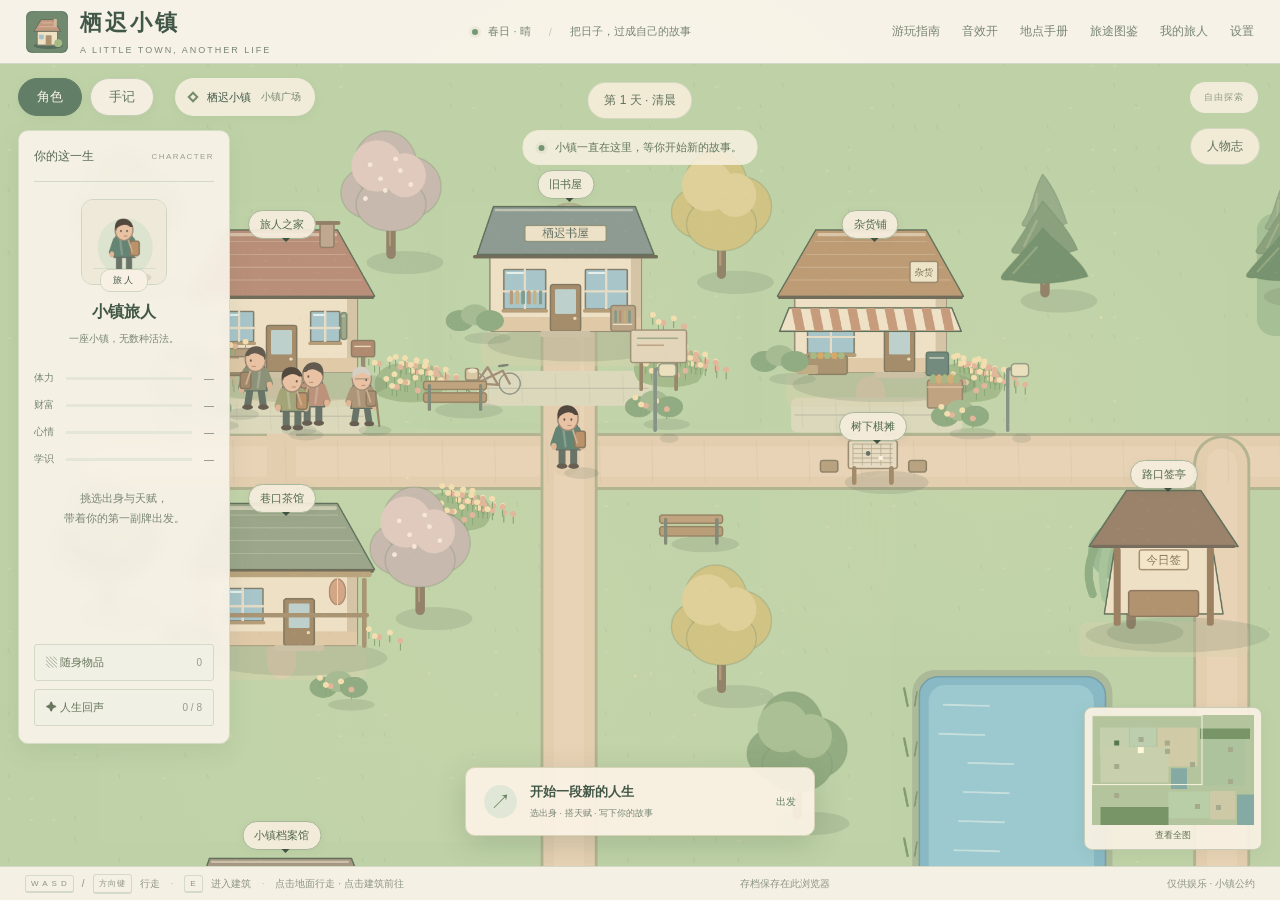
<file: index.html>
<!DOCTYPE html>
<html lang="zh-CN">
<head>
<meta charset="UTF-8"><meta name="viewport" content="width=device-width, initial-scale=1.0, viewport-fit=cover">
<title>栖迟小镇 · 人生重启研究所</title>
<meta name="description" content="一座固定的小镇，无数种人生。桌面浏览器里的生活肉鸽：选择出身与天赋，探索建筑，书写自己的故事。">
<link rel="icon" type="image/svg+xml" href="favicon.svg?v=15"><meta name="theme-color" content="#55785b"><link rel="stylesheet" href="css/game-loading.css"><link rel="stylesheet" href="css/game-desktop.css"><link rel="stylesheet" href="css/game-modes.css"><link rel="stylesheet" href="css/game-storybook.css"><script src="js/display-mode.js"></script>

<link rel="stylesheet" href="css/residents.css">
</head>
<body>
<noscript>栖迟小镇需要 JavaScript 才能游玩。<a href="archive.html">前往资料馆</a></noscript>
<div id="gameBoot" class="game-boot" role="status" aria-live="polite"><div class="game-boot-card"><img class="game-boot-logo" src="favicon.svg" alt="小镇小屋"><h1>栖迟小镇</h1><p class="game-boot-tagline">一座小镇，无数种活法。<br>你的下一段故事，正在这里等你。</p><div class="game-boot-dots" aria-hidden="true"><i></i><i></i><i></i></div><p id="bootStatus" class="game-boot-status">正在准备小镇……</p><button id="bootRetry" class="game-boot-retry" hidden>重新载入</button></div></div>
<script src="js/game-loading.js"></script>
<script src="js/game-shell.js"></script><script src="js/store.js"></script><script src="js/profile.js"></script><script src="js/game-art.js"></script><script src="js/ui.js"></script><script src="js/sfx.js"></script><script src="js/town-map.js"></script><script src="js/town-camera.js"></script><script src="js/town-renderer.js"></script><script src="js/town-scene.js"></script><script src="js/game-time.js"></script><script src="js/npc-data.js"></script><script src="js/npc-system.js"></script><script src="js/npc-events.js"></script><script src="js/npc-dialogue.js"></script><script src="js/life-rogue-data.js"></script><script src="js/life-rogue-engine.js"></script><script src="js/game-save.js"></script><script src="js/town-events.js"></script><script src="js/life-rogue.js"></script><script src="js/gomoku-engine.js"></script><script src="js/qian-data.js"></script><script src="js/game-navigation.js"></script><script src="js/game-panels.js"></script><script src="js/npc-ui.js"></script><script src="js/display-ui.js"></script><script src="js/pwa.js"></script>
</body>
</html>
</file>
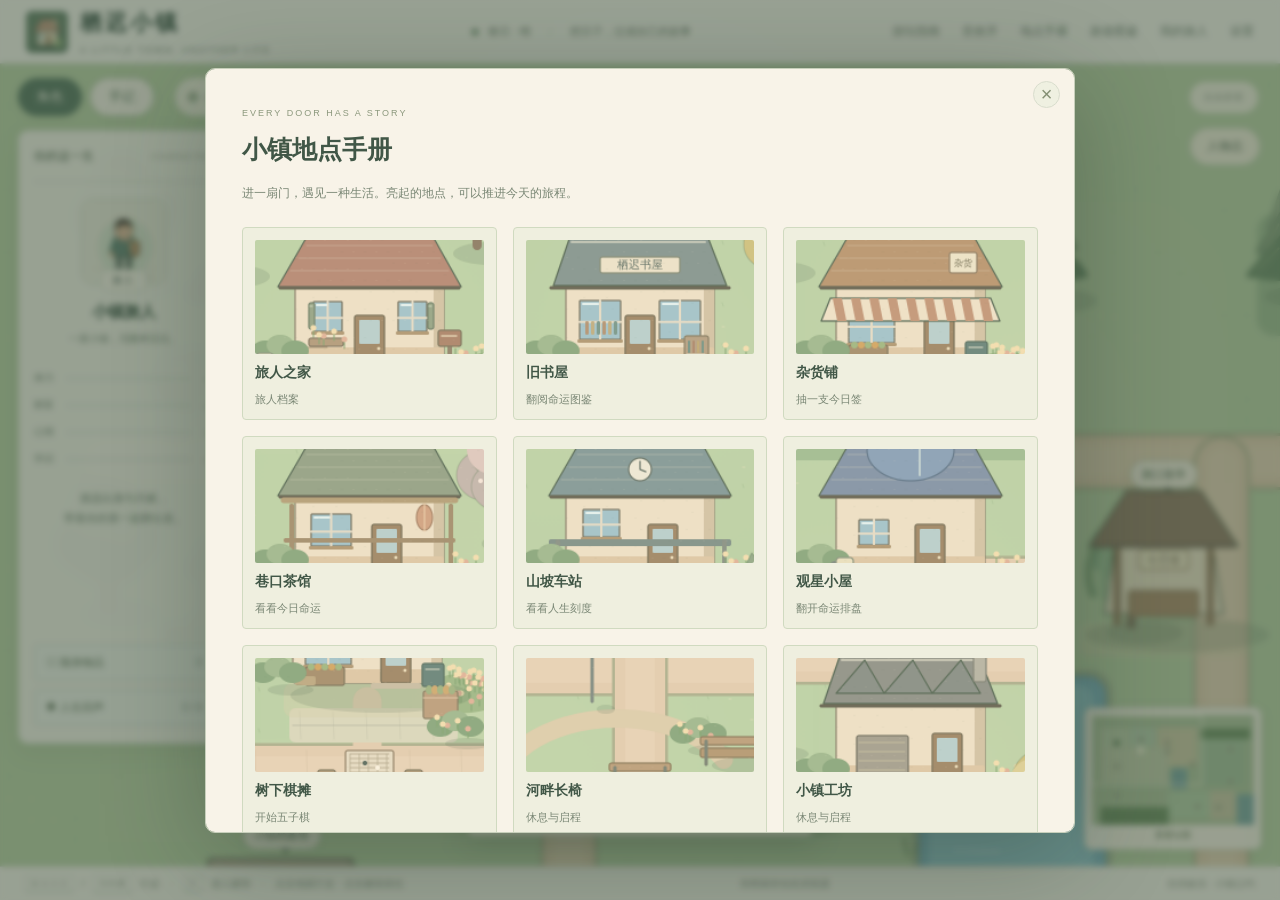
<file: archive.html>
<!DOCTYPE html>
<html lang="zh-CN">
<head>
  <meta charset="UTF-8">
  <meta name="viewport" content="width=device-width, initial-scale=1.0, viewport-fit=cover">
  <title>人生重启研究所 · Life Restart</title>
  <meta name="description" content="人生重启研究所：一个可爱又神秘的人生模拟 App。人生重开、今日命运、命运排盘、命运抽签、人生统计、平行世界、五子棋。仅供娱乐。">
  <link rel="icon" type="image/svg+xml" href="favicon.svg">
  <link rel="stylesheet" href="css/style.css">
<link rel="stylesheet" href="css/tool-theme.css">
<script src="js/tool-entry.js"></script>
</head>
<body>
  <div class="app">

    <!-- 首页 -->
    <section id="home">
      <header class="greet">
        <div class="avatar" id="profileAvatar">✦</div>
        <div class="txt">
          <h1>👋 欢迎回来</h1>
          <p id="greetSub">欢迎来到人生重启研究所</p>
        </div>
      </header>

      <div class="card hero-card">
        <p class="eyebrow">LIFE RESTART · 人生重启研究所</p>
        <h2>另一种人生，从这里开始。</h2>
        <p>体验一段未知的旅程，收集属于你的故事。</p>
        <a class="btn" href="life.html">✦ 开始一段新人生 →</a>
        <div class="quick-links"><a href="qian.html">🎋 抽一支签</a><a href="pixel-town.html">🏘️ 探索平行世界</a><a href="gomoku.html">⚫ 来下五子棋</a><button onclick="openSheet()">全部玩法 →</button></div>
      </div>
      <!-- 我的人生 -->
      <div class="card">
        <div class="card-heading"><h2>🪪 我的人生</h2><button class="text-button" onclick="editProfile()">编辑档案</button></div>
        <div id="profileBody"></div>
        <div id="profileSetup" class="hidden">
          <p class="muted" style="margin-bottom:12px">保存出生日期后，这里会显示你的生肖、年龄与人生进度。</p>
          <div class="form-row">
            <label>昵称<input id="pName" type="text" maxlength="24" placeholder="怎么称呼你？"></label>
            <label>出生日期<input id="pBirth" type="date" aria-label="出生日期"></label>
            <button class="btn" onclick="saveProfile()">保存档案</button>
          </div>
        </div>
      </div>

      <!-- 今日命运 -->
      <div class="card">
        <div class="luck-row">
          <div class="pm"><div class="k">幸运指数</div><div class="v" id="luckIdx">--</div></div>
          <div class="pm"><div class="k">幸运数字</div><div class="v" id="luckNum">--</div></div>
        </div>
        <p class="muted" style="margin-top:10px; text-align:center">今天也要好好活着，别活成 NPC。😄</p>
        <a class="btn gold" style="width:100%; margin-top:12px" href="fortune.html">查看今日命运 →</a>
      </div>
    </section>

    <!-- 图鉴 -->
    <section id="tujian" class="hidden">
      <p class="section-title">命运图鉴</p>
      <div class="card"><div id="tujianBox"></div></div>
    </section>

    <!-- 我的 -->
    <section id="me" class="hidden">
      <div class="card" style="text-align:center">
        <div class="avatar" style="margin:0 auto; width:64px; height:64px; font-size:2em">🧧</div>
        <h2 id="meName" style="margin-top:10px">旅行者</h2>
        <button class="text-button" onclick="editProfile()">编辑昵称与生日</button>
        <p class="muted" id="meSub" style="margin-bottom:12px">尚未建档</p>
        <div class="progress-track"><div class="progress-fill" id="meFill" style="width:0%"><span class="dot"></span></div></div>
      </div>

      <div class="card">
        <h2>📊 我的数据</h2>
        <div class="mystats" id="myStats"></div>
      </div>

      <div class="card">
        <h2>⚙️ 设置</h2>
        <div class="set-list">
          <div class="set-row"><span class="l">🔊 音效</span><button class="switch" id="swSfx" onclick="toggleSfx()" aria-label="音效开关"></button></div>
          <div class="set-row"><span class="l">🌙 深色模式</span><button class="switch" id="swTheme" onclick="toggleTheme()" aria-label="深色模式开关"></button></div>
          <div class="set-row"><span class="l">ℹ️ 关于</span><a href="privacy.html" class="muted">隐私 · 免责 →</a></div>
        </div>
      </div>
    </section>

    <footer>人生重启研究所 · 仅供娱乐 · <a href="privacy.html">隐私·免责</a></footer>
  </div>

  <dialog id="collectionDialog" class="collection-dialog" aria-labelledby="collectionTitle" aria-describedby="collectionText">
    <h2 id="collectionTitle"></h2><p id="collectionText"></p>
    <a class="btn" id="collectionLink">去探索</a>
    <form method="dialog"><button class="btn ghost">关闭</button></form>
  </dialog>
  <!-- 命运实验室弹层 -->
  <div class="sheet-mask" id="sheetMask"></div>
  <div class="sheet" id="sheet">
    <p class="sheet-head">✨ 命运实验室</p>
    <div class="mod-grid">
      <a class="mod-card" href="gomoku.html"><svg width="34" height="34" viewBox="0 0 24 24" fill="none" stroke="currentColor" stroke-width="1.8" aria-hidden="true"><path d="M4 4h16v16H4zM4 12h16M12 4v16"/><circle cx="8" cy="8" r="2.4" fill="currentColor"/><circle cx="16" cy="16" r="2.4" fill="var(--surface)"/></svg><h3>命运棋局</h3><p>五子棋 · 人机 / 双人</p></a>
      <a class="mod-card" href="life.html"><svg width="34" height="34" viewBox="0 0 24 24" fill="none" stroke="currentColor" stroke-width="1.8" stroke-linecap="round" stroke-linejoin="round" style="color:var(--primary)"><path d="M21 12a9 9 0 11-3-6.7"/><polyline points="21 4 21 9 16 9"/></svg><h3>人生肉鸽</h3></a>
      <a class="mod-card" href="fortune.html"><svg width="34" height="34" viewBox="0 0 24 24" fill="none" stroke="currentColor" stroke-width="1.8" stroke-linecap="round" stroke-linejoin="round" style="color:var(--primary)"><path d="M12 3l1.8 5.2L19 10l-5.2 1.8L12 17l-1.8-5.2L5 10l5.2-1.8z"/></svg><h3>今日命运</h3></a>
      <a class="mod-card" href="bazi.html"><svg width="34" height="34" viewBox="0 0 24 24" fill="none" stroke="currentColor" stroke-width="1.8" stroke-linecap="round" stroke-linejoin="round" style="color:var(--primary)"><path d="M6 3h12l4 6-10 12L2 9z"/><path d="M2 9h20M12 21L8 9l4-6 4 6-4 12"/></svg><h3>命运排盘</h3></a>
      <a class="mod-card" href="qian.html"><svg width="34" height="34" viewBox="0 0 24 24" fill="none" stroke="currentColor" stroke-width="1.8" stroke-linecap="round" stroke-linejoin="round" style="color:var(--primary)"><rect x="8" y="4" width="8" height="16" rx="2"/><path d="M11 8h2M11 12h2M11 16h2"/></svg><h3>命运抽签</h3></a>
      <a class="mod-card" href="progress.html"><svg width="34" height="34" viewBox="0 0 24 24" fill="none" stroke="currentColor" stroke-width="1.8" stroke-linecap="round" stroke-linejoin="round" style="color:var(--primary)"><path d="M3 17l6-6 4 4 8-8"/><path d="M14 7h7v7"/></svg><h3>人生统计</h3></a>
      <a class="mod-card" href="pixel-town.html"><svg width="34" height="34" viewBox="0 0 24 24" fill="none" stroke="currentColor" stroke-width="1.8" stroke-linecap="round" stroke-linejoin="round" style="color:var(--primary)"><path d="M3 21h18"/><path d="M5 21V9l4-3v15M9 21V6l5-3v18M14 21V10l4 2v9"/></svg><h3>重启小镇</h3></a>
    </div>
  </div>

  <!-- 底部 Tab（中间为突出的命运实验室） -->
  <nav class="tabbar">
    <a href="#home" class="active" data-tab="home"><span class="ic">🏠</span><span>首页</span></a>
    <a href="#tujian" data-tab="tujian"><span class="ic">📖</span><span>图鉴</span></a>
    <button class="tab-center" id="labBtn" aria-label="命运实验室"><span class="cta"><span class="star">✨</span>🎮</span><span class="lbl">命运实验室</span></button>
    <a href="#me" data-tab="me"><span class="ic">🪪</span><span>我的</span></a>
  </nav>

  <script src="js/lunar.js"></script>
  <script src="js/store.js"></script>
  <script src="js/profile.js"></script>
  <script src="js/fortune.js"></script>
  <script src="js/qian-data.js"></script>
  <script src="js/gomoku-engine.js"></script>
  <script src="js/life-rogue-data.js"></script>
  <script src="js/sfx.js"></script>
  <script src="js/ui.js"></script>
  <script>
  const PROFILE_KEY = 'profile';

  // ---------- 图鉴数据 ----------
  const QIAN_TITLES = ['春风得意马蹄疾','山重水复疑无路','会当凌绝顶','好雨知时节','随风潜入夜','海内存知己','欲穷千里目','采菊东篱下','不识庐山真面目','拔剑四顾心茫然','抽刀断水水更流','欲渡黄河冰塞川'];
  const LIFE_ACH = ['📸 颜值担当','🧠 智慧担当','🏃 铁人三项','💰 财务自由','😅 月光族','📉 破产专家','😄 人生赢家','🫙 玻璃人','🙂 普通路人'];
  const ZODIACS = ['鼠','牛','虎','兔','龙','蛇','马','羊','猴','鸡','狗','猪'];
  const ZODIAC_EMOJI = ['🐭','🐮','🐯','🐰','🐉','🐍','🐴','🐑','🐵','🐔','🐶','🐷'];
  const TOTAL_TJ = QIAN_TITLES.length + LIFE_ACH.length + ZODIACS.length + Gomoku.achievements.length + LifeRogueData.endings.length;
  function rogueEndings() { const ids = (Store.get('life_rogue_v1', {}) || {}).meta?.endings; return Array.isArray(ids) ? [...new Set(ids.filter(id => LifeRogueData.endings.some(e => e.id === id)))] : []; }
  function chessStats() { return Gomoku.stats((Store.get('gomoku_v1', {}) || {}).stats); }

  // ---------- 档案 ----------
  function editProfile() {
    setTab('home');
    document.getElementById('profileSetup').classList.remove('hidden');
    document.getElementById('pBirth').value = Profile.birth();
    document.getElementById('pName').value = Profile.name();
    document.getElementById('pName').focus();
  }
  function saveProfile() {
    const v = document.getElementById('pBirth').value;
    if (!Profile.validBirth(v)) { showToast('请选择 1900 年 1 月 31 日至今天的出生日期'); return; }
    const name = document.getElementById('pName').value.trim().slice(0, 24);
    Store.set(PROFILE_KEY, v);
    Store.set('profile_name', name);
    const fortune = Profile.fortuneInput();
    Store.set('fortune_input', { name, zodiac: fortune.zodiac });
    playSfx('good'); renderAll(); showToast('档案已保存');
  }
  function profileData(v) {
    const parts = v.split('-'); const y = +parts[0], m = +parts[1], d = +parts[2];
    const lun = window.lunar.lunarDate(y, m, d);
    const birth = new Date(y, m - 1, d), now = new Date();
    const ageDays = Math.floor((now - birth) / 86400000);
    const age = now.getFullYear() - y - ((now.getMonth() + 1 < m || (now.getMonth() + 1 === m && now.getDate() < d)) ? 1 : 0);
    const pct = Math.min(100, ageDays / (80 * 365.25) * 100);
    return { y, m, d, lun, ageDays, age, pct };
  }

  // ---------- 渲染 ----------
  function renderAll() {
    const v = Profile.birth();
    const nickname = Profile.name() || '旅行者';
    document.getElementById('meName').textContent = nickname;
    document.getElementById('profileAvatar').textContent = Array.from(nickname)[0];
    const q = Store.get('tujian_qian', []);
    const lf = Store.get('tujian_life', []);
    const zd = Store.get('tujian_zodiac', []);
    const st = Store.get('life_stats', { count: 0, best: '' });

    // 问候 + 我的人生
    const body = document.getElementById('profileBody');
    const setup = document.getElementById('profileSetup');
    let greetSub = nickname;
    if (v) {
      const p = profileData(v);
      greetSub = nickname + ' · 今天是你人生的第 ' + p.ageDays.toLocaleString() + ' 天';
      body.innerHTML =
        '<div class="pmetrics">' +
          '<div class="pm"><div class="k">🐉 生肖</div><div class="v">' + p.lun.zodiac + '</div></div>' +
          '<div class="pm"><div class="k">🎂 年龄</div><div class="v">' + p.age + ' 岁</div></div>' +
          '<div class="pm"><div class="k">🗓 天数</div><div class="v">' + p.ageDays.toLocaleString() + '</div></div>' +
        '</div>' +
        '<div class="progress-track"><div class="progress-fill" style="width:' + p.pct.toFixed(1) + '%"><span class="dot"></span></div></div>' +
        '<div style="text-align:center; color:var(--muted); font-size:.92em; margin-top:6px">人生进度（按 80 岁体验） <b style="color:var(--primary)">' + p.pct.toFixed(1) + '%</b></div>';
      setup.classList.add('hidden');
      // 我的页
      document.getElementById('meSub').textContent = '人生运行 ' + p.ageDays.toLocaleString() + ' 天 · 进度 ' + p.pct.toFixed(1) + '%';
      document.getElementById('meFill').style.width = p.pct.toFixed(1) + '%';
    } else {
      greetSub = '先探索玩法，也可以建立自己的档案';
      body.innerHTML = '';
      setup.classList.remove('hidden');
      document.getElementById('meSub').textContent = '尚未建档';
      document.getElementById('meFill').style.width = '0%';
    }
    document.getElementById('greetSub').textContent = greetSub;

    // 今日命运
    const input = Profile.fortuneInput();
    const daily = DailyFortune.generate(input.name, input.zodiac);
    document.getElementById('luckIdx').textContent = daily.total;
    document.getElementById('luckNum').textContent = daily.num;

    // 我的数据
    const chess = chessStats();
    const chessGot = Gomoku.unlocked(chess).length;
    const endingGot = rogueEndings().length;
    const got = q.length + lf.length + zd.length + chessGot + endingGot;
    document.getElementById('myStats').innerHTML =
      '<div class="pm"><div class="k">🏆 成就</div><div class="v">' + (lf.length + chessGot + endingGot) + '/' + (LIFE_ACH.length + Gomoku.achievements.length + LifeRogueData.endings.length) + '</div></div>' +
      '<div class="pm"><div class="k">📖 图鉴</div><div class="v">' + got + '/' + TOTAL_TJ + '</div></div>' +
      '<div class="pm"><div class="k">🔄 重开次数</div><div class="v">' + (st.count || 0) + '</div></div>' +
      '<div class="pm"><div class="k">⭐ 最高评级</div><div class="v">' + (st.best || '—') + '</div></div>' +
      '<div class="pm"><div class="k">⚫ 棋局胜场</div><div class="v">' + chess.wins + '</div></div>' +
      '<div class="pm"><div class="k">🔥 最佳连胜</div><div class="v">' + chess.bestStreak + '</div></div>';

    renderTujian(q, lf, zd);
  }

  function renderTujian(q, lf, zd) {
    const chessOwned = Gomoku.unlocked(chessStats());
    let html = '<p class="muted" style="margin-bottom:14px">已收集 ' + (q.length + lf.length + zd.length + chessOwned.length + rogueEndings().length) + ' / ' + TOTAL_TJ + '</p>';
    html += '<div class="tujian-cat">🎋 签文图鉴 ' + q.length + '/' + QIAN_TITLES.length + '</div><div class="tujian-grid">';
    QIAN_TITLES.forEach((t, i) => {
      const own = q.indexOf(i) >= 0;
      html += '<button type="button" data-kind="qian" data-index="' + i + '" class="tj-item' + (own ? '' : ' locked') + '"><span class="ic">' + (own ? '🎋' : '🔒') + '</span>' + (own ? '第' + (i + 1) + '签' : '待发现') + '</button>';
    });
    html += '</div>';
    html += '<div class="tujian-cat">🏆 人生成就 ' + lf.length + '/' + LIFE_ACH.length + '</div><div class="tujian-grid">';
    LIFE_ACH.forEach((a, i) => {
      const own = lf.indexOf(a) >= 0;
      const parts = a.split(' ');
      html += '<button type="button" data-kind="life" data-index="' + i + '" class="tj-item' + (own ? '' : ' locked') + '"><span class="ic">' + (own ? parts[0] : '🔒') + '</span>' + (own ? parts[1] : '待发现') + '</button>';
    });
    html += '</div>';
    html += '<div class="tujian-cat">🐉 生肖图鉴 ' + zd.length + '/' + ZODIACS.length + '</div><div class="tujian-grid">';
    ZODIACS.forEach((z, i) => {
      const own = zd.indexOf(z) >= 0;
      html += '<button type="button" data-kind="zodiac" data-index="' + i + '" class="tj-item' + (own ? '' : ' locked') + '"><span class="ic">' + (own ? ZODIAC_EMOJI[i] : '🔒') + '</span>' + (own ? z : '待发现') + '</button>';
    });
    html += '</div>';
    html += '<div class="tujian-cat">⚫ 棋局成就 ' + chessOwned.length + '/' + Gomoku.achievements.length + '</div><div class="tujian-grid">';
    Gomoku.achievements.forEach((a, i) => {
      const own = chessOwned.includes(a.id);
      html += '<button type="button" data-kind="chess" data-index="' + i + '" class="tj-item' + (own ? '' : ' locked') + '"><span class="ic">' + (own ? a.icon : '🔒') + '</span>' + a.name + '</button>';
    });
    html += '</div>';
    const endings = rogueEndings();
    html += '<div class="tujian-cat">🌅 人生结局 ' + endings.length + '/' + LifeRogueData.endings.length + '</div><div class="tujian-grid">';
    LifeRogueData.endings.forEach((e, i) => {
      const own = endings.includes(e.id);
      html += '<button type="button" data-kind="rogue" data-index="' + i + '" class="tj-item' + (own ? '' : ' locked') + '"><span class="ic">' + (own ? e.icon : '🔒') + '</span>' + e.name + '</button>';
    });
    html += '</div>';
    document.getElementById('tujianBox').innerHTML = html;
  }

  const ACH_HINTS = ['结局颜值达到 80', '结局智力达到 80', '结局体质达到 80', '结局财富达到 150', '结局财富不高于 20', '结局财富不高于 0', '结局幸福达到 100', '结局体质不高于 30', '完成一局且没有获得其他成就'];
  document.getElementById('tujianBox').addEventListener('click', event => {
    const item = event.target.closest('button[data-kind]');
    if (!item) return;
    const i = Number(item.dataset.index), kind = item.dataset.kind;
    let title, text, link;
    if (kind === 'qian') {
      const own = Store.get('tujian_qian', []).includes(i);
      title = own ? '第 ' + (i + 1) + ' 签 · ' + QIAN[i].level : '尚未发现的签文';
      text = own ? QIAN[i].poem + '\n\n' + QIAN[i].note : '去命运抽签摇一支签，收集新的签文。';
      link = 'qian.html';
    } else if (kind === 'rogue') {
      const end = LifeRogueData.endings[i];
      title = end.icon + ' ' + end.name; text = rogueEndings().includes(end.id) ? end.text : '解锁条件：' + end.hint; link = 'life.html';
    } else if (kind === 'chess') {
      const achievement = Gomoku.achievements[i];
      title = achievement.icon + ' ' + achievement.name; text = achievement.hint; link = 'gomoku.html';
    } else if (kind === 'life') {
      title = LIFE_ACH[i]; text = '经典版解锁条件：' + ACH_HINTS[i] + '。'; link = 'life-classic.html';
    } else {
      title = ZODIAC_EMOJI[i] + ' ' + ZODIACS[i]; text = '在命运排盘中体验这一生肖的生日，即可收集。'; link = 'bazi.html';
    }
    document.getElementById('collectionTitle').textContent = title;
    document.getElementById('collectionText').textContent = text;
    document.getElementById('collectionLink').href = link;
    document.getElementById('collectionDialog').showModal();
  });

  // ---------- Tab / 弹层 ----------
  function setTab(name) {
    document.getElementById('home').classList.toggle('hidden', name !== 'home');
    document.getElementById('tujian').classList.toggle('hidden', name !== 'tujian');
    document.getElementById('me').classList.toggle('hidden', name !== 'me');
    document.querySelectorAll('.tabbar a[data-tab]').forEach(a => a.classList.toggle('active', a.dataset.tab === name));
    const anchor = name === 'home' ? '#home' : (name === 'tujian' ? '#tujian' : '#me');
    if (location.hash !== anchor) history.replaceState(null, '', anchor);
  }
  function openSheet() { document.getElementById('sheet').classList.add('show'); document.getElementById('sheetMask').classList.add('show'); }
  function closeSheet() { document.getElementById('sheet').classList.remove('show'); document.getElementById('sheetMask').classList.remove('show'); }
  document.getElementById('labBtn').addEventListener('click', openSheet);
  document.getElementById('sheetMask').addEventListener('click', closeSheet);
  document.querySelectorAll('.tabbar a[data-tab]').forEach(a => {
    a.addEventListener('click', function (e) { e.preventDefault(); setTab(this.dataset.tab); });
  });

  // 外部链接带 hash 打开对应视图
  function applyHash() {
    const h = location.hash;
    if (h === '#tujian') setTab('tujian');
    else if (h === '#me' || h === '#me-section') setTab('me');
    else if (h === '#lab') openSheet();
    else setTab('home');
  }

  // ---------- 设置 ----------
  function initSwitches() {
    document.getElementById('swSfx').classList.toggle('on', localStorage.getItem('mute') !== '1');
    document.getElementById('swTheme').classList.toggle('on', localStorage.getItem('theme') === 'dark');
  }
  function toggleSfx() {
    const on = localStorage.getItem('mute') === '1';
    localStorage.setItem('mute', on ? '' : '1');
    document.getElementById('swSfx').classList.toggle('on', on);
    if (!on) playSfx('good');
  }
  function toggleTheme() {
    const dark = localStorage.getItem('theme') === 'dark';
    localStorage.setItem('theme', dark ? 'light' : 'dark');
    if (dark) document.documentElement.removeAttribute('data-theme');
    else document.documentElement.setAttribute('data-theme', 'dark');
    document.getElementById('swTheme').classList.toggle('on', !dark);
  }

  Profile.bindBirthday(document.getElementById('pBirth'));
  document.getElementById('pName').value = Profile.name();
  window.addEventListener('pageshow', renderAll);
  window.addEventListener('hashchange', applyHash);
  document.addEventListener('keydown', event => { if (event.key === 'Escape') closeSheet(); });
  initSwitches();
  applyHash();
  renderAll();
  </script>
  <script src="js/legacy-nav.js"></script>
  <script src="js/pwa.js"></script>
</body>
</html>
</file>
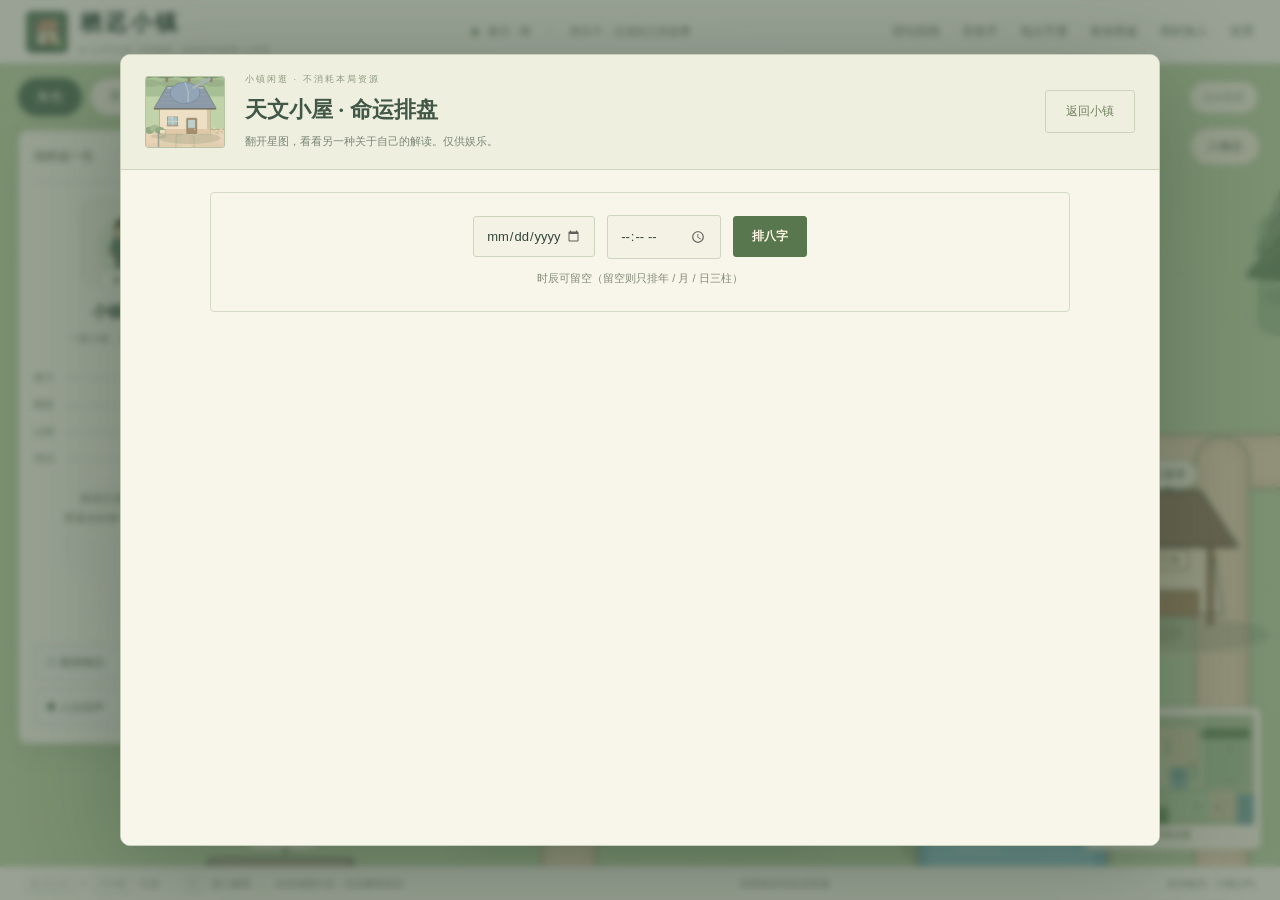
<file: bazi.html>
<!DOCTYPE html>
<html lang="zh-CN">
<head>
  <meta charset="UTF-8">
  <meta name="viewport" content="width=device-width, initial-scale=1.0">
  <title>命运排盘 · 人生重启研究所</title>
  <meta name="description" content="输入出生日期与时辰，排出四柱八字、纳音五行、五行缺补与生肖冲合。玄学娱乐，开心就好。">
  <link rel="icon" type="image/svg+xml" href="favicon.svg">
  <link rel="stylesheet" href="css/style.css">
<link rel="stylesheet" href="css/tool-theme.css">
<script src="js/tool-entry.js"></script>
</head>
<body>
  <nav class="nav">
    <a href="index.html"><svg viewBox="0 0 24 24" fill="none" stroke="currentColor" stroke-width="1.8" stroke-linecap="round" stroke-linejoin="round"><path d="M4 11l8-7 8 7v9a1 1 0 01-1 1h-5v-6h-4v6H5a1 1 0 01-1-1z"/></svg>首页</a>
    <a href="life.html"><svg viewBox="0 0 24 24" fill="none" stroke="currentColor" stroke-width="1.8" stroke-linecap="round" stroke-linejoin="round"><path d="M21 12a9 9 0 11-3-6.7"/><polyline points="21 4 21 9 16 9"/></svg>人生重开</a>
    <a href="fortune.html"><svg viewBox="0 0 24 24" fill="none" stroke="currentColor" stroke-width="1.8" stroke-linecap="round" stroke-linejoin="round"><path d="M12 3l1.8 5.2L19 10l-5.2 1.8L12 17l-1.8-5.2L5 10l5.2-1.8z"/></svg>今日命运</a>
    <a href="bazi.html" class="active"><svg viewBox="0 0 24 24" fill="none" stroke="currentColor" stroke-width="1.8" stroke-linecap="round" stroke-linejoin="round"><path d="M6 3h12l4 6-10 12L2 9z"/><path d="M2 9h20M12 21L8 9l4-6 4 6-4 12"/></svg>命运排盘</a>
    <a href="qian.html"><svg viewBox="0 0 24 24" fill="none" stroke="currentColor" stroke-width="1.8" stroke-linecap="round" stroke-linejoin="round"><rect x="8" y="4" width="8" height="16" rx="2"/><path d="M11 8h2M11 12h2M11 16h2"/></svg>命运抽签</a>
    <a href="progress.html"><svg viewBox="0 0 24 24" fill="none" stroke="currentColor" stroke-width="1.8" stroke-linecap="round" stroke-linejoin="round"><path d="M3 17l6-6 4 4 8-8"/><path d="M14 7h7v7"/></svg>人生统计</a>
    <a href="pixel-town.html"><svg viewBox="0 0 24 24" fill="none" stroke="currentColor" stroke-width="1.8" stroke-linecap="round" stroke-linejoin="round"><path d="M3 21h18"/><path d="M5 21V9l4-3v15M9 21V6l5-3v18M14 21V10l4 2v9"/></svg>平行世界</a>
  </nav>

  <div class="container">
    <h1 class="title">命运排盘</h1>
    <p class="subtitle">输入出生日期与时辰，排出你的四柱八字（年 / 月 / 日 / 时柱）。纯属娱乐，命理仅供参考 😄</p>

    <!-- 输入区 -->
    <div class="card" style="text-align:center">
      <div class="form-row">
        <input id="birthDate" type="date">
        <input id="birthTime" type="time">
        <button class="btn" onclick="paiPan()">🧧 排八字</button>
      </div>
      <p class="muted" style="margin-top:10px">时辰可留空（留空则只排年 / 月 / 日三柱）</p>
    </div>

    <!-- 结果区（初始隐藏） -->
    <div class="card" id="resultBox" style="display:none; text-align:center">
      <h2 id="bTitle">你的八字</h2>
      <p class="fortune-date" id="bSub"></p>

      <div class="bazi-grid" id="bGrid"></div>
      <p id="bZodiac" style="margin-top:14px"></p>

      <div style="margin-top:16px"><span class="muted">五行分布</span></div>
      <div class="wuxing-row" id="bWx"></div>

      <div class="bazi-analysis" id="bAnalysis"></div>

      <p class="bazi-note" id="bNote"></p>

      <div class="btn-row">
        <button class="btn" onclick="copyBazi()">📋 复制结果</button>
      </div>
    </div>

    <footer>人生重启研究所 · 仅供娱乐 · <a href="privacy.html" style="color:var(--muted)">隐私·免责</a></footer>
  </div>

  <script src="js/lunar.js"></script>
  <script>
  let lastBazi = null;

  // 排八字
  function paiPan() {
    const dval = document.getElementById('birthDate').value;
    if (!Profile.validBirth(dval)) { showToast('请选择 1900 年 1 月 31 日至今天的出生日期'); return; }
    const parts = dval.split('-');
    const y = +parts[0], m = +parts[1], d = +parts[2];
    const tval = document.getElementById('birthTime').value;
    const hour = tval ? +tval.split(':')[0] : null;

    const detail = window.lunar.baziDetail(y, m, d, hour);
    const p = detail.pillars;
    lastBazi = { y, m, d, hour, detail };

    // 生肖图鉴：记录排盘的生肖（仅存本地）
    const tz = Store.get('tujian_zodiac', []);
    if (tz.indexOf(p.zodiac) < 0) { tz.push(p.zodiac); Store.set('tujian_zodiac', tz); }

    // 农历生日 + 星期
    const lun = window.lunar.lunarDate(y, m, d);
    const week = ['日', '一', '二', '三', '四', '五', '六'];
    const dow = new Date(y, m - 1, d).getDay();
    document.getElementById('bTitle').textContent = '🧧 ' + p.year.gan + p.year.zhi + '年 出生';
    document.getElementById('bSub').textContent =
      y + '年' + m + '月' + d + '日 · 星期' + week[dow] +
      ' · 农历' + lun.gan + lun.zhi + '年' + lun.monthCn + lun.dayCn +
      (hour !== null ? ' · ' + shichenName(hour) : '');

    // 四柱（含纳音五行）
    const cells = [
      { name: '年柱', gz: p.year.gan + p.year.zhi, wx: wxOf(p.year.gan, p.year.zhi), ny: window.lunar.nayinOf(p.year.gan, p.year.zhi) },
      { name: '月柱', gz: p.month.gan + p.month.zhi, wx: wxOf(p.month.gan, p.month.zhi), ny: window.lunar.nayinOf(p.month.gan, p.month.zhi) },
      { name: '日柱', gz: p.day.gan + p.day.zhi, wx: wxOf(p.day.gan, p.day.zhi), ny: window.lunar.nayinOf(p.day.gan, p.day.zhi) },
      { name: '时柱', gz: p.hour ? p.hour.gan + p.hour.zhi : '--', wx: p.hour ? wxOf(p.hour.gan, p.hour.zhi) : '未填', ny: p.hour ? window.lunar.nayinOf(p.hour.gan, p.hour.zhi) : '' }
    ];
    const grid = document.getElementById('bGrid');
    grid.innerHTML = '';
    for (const c of cells) {
      const div = document.createElement('div');
      div.className = 'bazi-cell';
      div.innerHTML =
        '<div class="name">' + c.name + '</div><div class="gz">' + c.gz +
        '</div><div class="wx">' + c.wx + '</div>' + (c.ny ? '<div class="ny">' + c.ny + '</div>' : '');
      grid.appendChild(div);
    }

    document.getElementById('bZodiac').innerHTML = '🐉 生肖：' + p.zodiac;

    // 五行统计
    const wxBox = document.getElementById('bWx');
    wxBox.innerHTML = '';
    for (const k of ['木', '火', '土', '金', '水']) {
      const n = detail.wuxing[k] || 0;
      const box = document.createElement('div');
      box.className = 'wx-box';
      box.innerHTML = '<b>' + k + '</b><span>' + n + '</span>';
      wxBox.appendChild(box);
    }

    // 五行缺 + 补益 + 生肖冲合
    const ZODIAC_ARR = ['鼠','牛','虎','兔','龙','蛇','马','羊','猴','鸡','狗','猪'];
    const zIdx = ZODIAC_ARR.indexOf(p.zodiac);
    const missing = window.lunar.wuxingMissing(detail.wuxing);
    const ch = window.lunar.zodiacChongHe(zIdx);
    let ana = '';
    if (missing.length) {
      ana += '<p><strong>五行缺：</strong>' + missing.join('、') + '</p>';
      ana += '<p><strong>补益：</strong>平时可多穿 <b>' + missing.map(k => window.lunar.WX_COLOR[k]).join('、') +
        '</b>，多朝 <b>' + missing.map(k => window.lunar.WX_DIR[k]).join('、') + '</b> 方向走走。</p>';
    } else {
      ana += '<p><strong>五行齐备</strong>，运势平稳，恭喜！</p>';
    }
    ana += '<p><strong>生肖：</strong>' + p.zodiac + '，与 <b>' + ch.chong + '</b> 相冲、与 <b>' + ch.he + '</b> 相合。</p>';
    document.getElementById('bAnalysis').innerHTML = ana;

    document.getElementById('bNote').textContent =
      hour === null ? '未填时辰，故只排三柱（年 / 月 / 日）' : '以上为公历排盘，命理玄学仅供娱乐';

    document.getElementById('resultBox').style.display = 'block';
    document.getElementById('resultBox').scrollIntoView({ behavior: 'smooth' });
  }

  // 一柱的五行（天干五行 + 地支五行）
  function wxOf(gan, zhi) {
    const g = { 甲:'木',乙:'木',丙:'火',丁:'火',戊:'土',己:'土',庚:'金',辛:'金',壬:'水',癸:'水' }[gan] || '';
    const z = { 子:'水',丑:'土',寅:'木',卯:'木',辰:'土',巳:'火',午:'火',未:'土',申:'金',酉:'金',戌:'土',亥:'水' }[zhi] || '';
    return g + z;
  }

  // 时辰名（0-23 点 → 寅时等）
  function shichenName(hour) {
    const names = ['子时','丑时','寅时','卯时','辰时','巳时','午时','未时','申时','酉时','戌时','亥时'];
    return names[Math.floor((hour + 1) / 2) % 12];
  }

  // 复制结果
  function copyBazi() {
    if (!lastBazi) return;
    const detail = lastBazi.detail;
    const p = detail.pillars;
    const missing = window.lunar.wuxingMissing(detail.wuxing);
    const zIdx = ['鼠','牛','虎','兔','龙','蛇','马','羊','猴','鸡','狗','猪'].indexOf(p.zodiac);
    const ch = window.lunar.zodiacChongHe(zIdx);
    const lines = [
      '🧧 八字排盘',
      '公历：' + lastBazi.y + '年' + lastBazi.m + '月' + lastBazi.d + '日' + (lastBazi.hour !== null ? ' ' + lastBazi.hour + '时' : ''),
      '四柱：年 ' + p.year.gan + p.year.zhi + '　月 ' + p.month.gan + p.month.zhi + '　日 ' + p.day.gan + p.day.zhi + (p.hour ? '　时 ' + p.hour.gan + p.hour.zhi : ''),
      '纳音：年 ' + window.lunar.nayinOf(p.year.gan, p.year.zhi) +
        '　月 ' + window.lunar.nayinOf(p.month.gan, p.month.zhi) +
        '　日 ' + window.lunar.nayinOf(p.day.gan, p.day.zhi) +
        (p.hour ? '　时 ' + window.lunar.nayinOf(p.hour.gan, p.hour.zhi) : ''),
      '五行：' + (missing.length ? '缺 ' + missing.join('、') : '齐备') + '　·　生肖 ' + p.zodiac +
        '（与 ' + ch.chong + ' 冲、与 ' + ch.he + ' 合）',
      '—— 命理玄学，开心就好 😄'
    ];
    navigator.clipboard.writeText(lines.join('\n'))
      .then(() => showToast('✅ 八字结果已复制！'))
      .catch(() => showToast('复制失败，请手动复制：\n\n' + lines.join('\n')));
  }
  </script>
  <script src="js/store.js"></script>
  <script src="js/profile.js"></script>
  <script src="js/sfx.js"></script>
  <script src="js/legacy-nav.js"></script>
  <script src="js/pwa.js"></script>
  <script src="js/ui.js"></script>
  <script>
  // 记住出生日期/时辰 + 排盘音效（数据仅存本地）
  window.addEventListener('load', function () {
    var d = document.getElementById('birthDate'), t = document.getElementById('birthTime');
    var v = Store.get('bazi_input', null);
    if (v && d) { if (v.date) d.value = v.date; if (t && v.time) t.value = v.time; }
    Profile.bindBirthday(d);
    d.setAttribute('aria-label', '出生日期');
    d.addEventListener('change', save); if (t) t.addEventListener('change', save);
    function save() { Store.set('bazi_input', { date: d.value, time: t.value }); }
    var btn = document.querySelector('.form-row .btn'); if (btn) btn.addEventListener('click', function () { playSfx('good'); });
  });
  </script>
  <!-- 底部 Tab -->
  <nav class="tabbar">
    <a href="index.html"><span class="ic">🏠</span><span>首页</span></a>
    <a href="index.html#tujian"><span class="ic">📖</span><span>图鉴</span></a>
    <a class="tab-center" href="index.html#lab"><span class="cta"><span class="star">✨</span>🎮</span><span class="lbl">命运实验室</span></a>
    <a href="index.html#me"><span class="ic">🪪</span><span>我的</span></a>
  </nav>
</body>
</html>
</file>
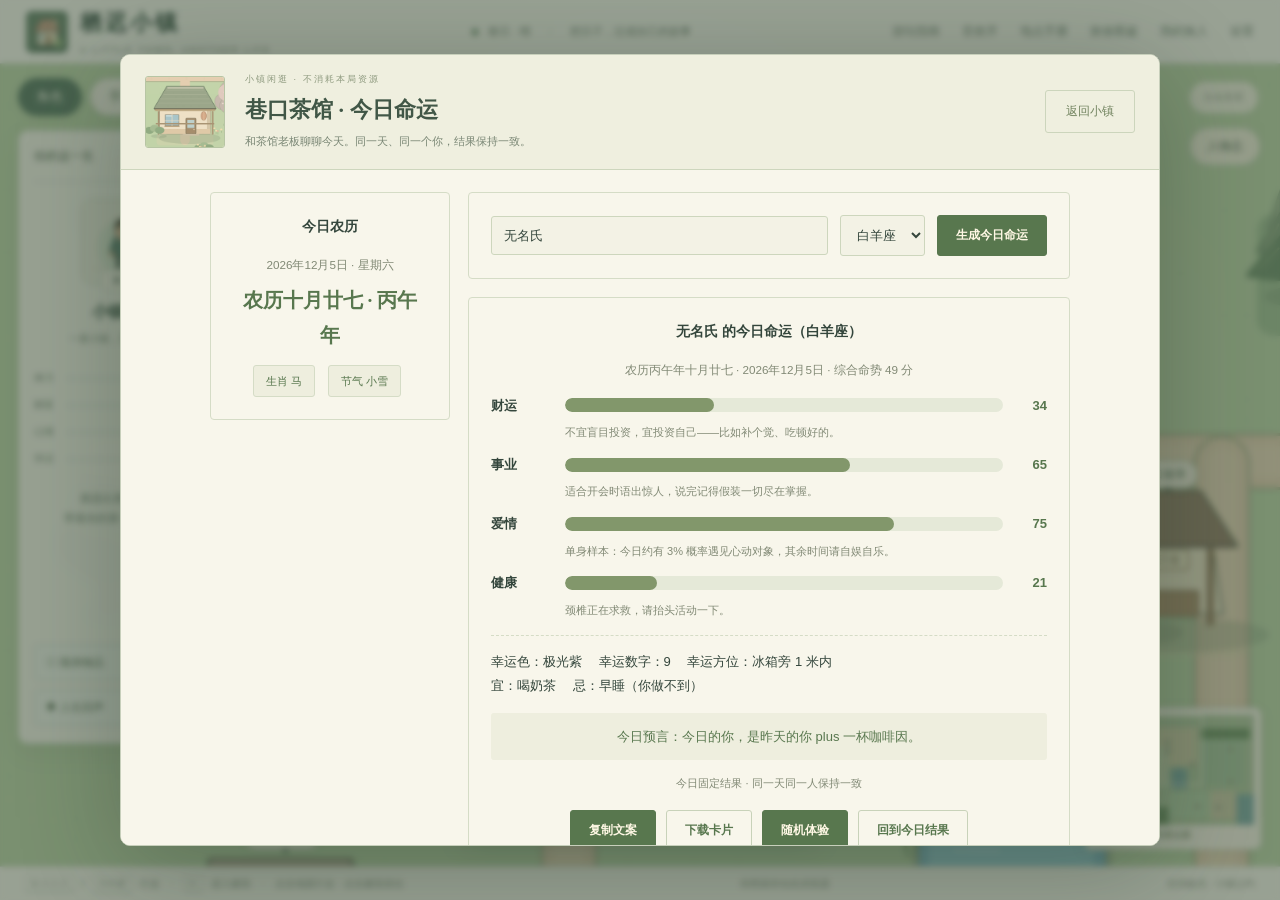
<file: fortune.html>
<!DOCTYPE html>
<html lang="zh-CN">
<head>
  <meta charset="UTF-8">
  <meta name="viewport" content="width=device-width, initial-scale=1.0">
  <title>今日命运 · 人生重启研究所</title>
  <meta name="description" content="输入名字和星座，生成今日命运报告，带农历/生肖/节气。同一天同一人结果固定，也能换个签改命。玄学娱乐。">
  <link rel="icon" type="image/svg+xml" href="favicon.svg">
  <link rel="stylesheet" href="css/style.css">
<link rel="stylesheet" href="css/tool-theme.css">
<script src="js/tool-entry.js"></script>
</head>
<body>
  <nav class="nav">
    <a href="index.html"><svg viewBox="0 0 24 24" fill="none" stroke="currentColor" stroke-width="1.8" stroke-linecap="round" stroke-linejoin="round"><path d="M4 11l8-7 8 7v9a1 1 0 01-1 1h-5v-6h-4v6H5a1 1 0 01-1-1z"/></svg>首页</a>
    <a href="life.html"><svg viewBox="0 0 24 24" fill="none" stroke="currentColor" stroke-width="1.8" stroke-linecap="round" stroke-linejoin="round"><path d="M21 12a9 9 0 11-3-6.7"/><polyline points="21 4 21 9 16 9"/></svg>人生重开</a>
    <a href="fortune.html" class="active"><svg viewBox="0 0 24 24" fill="none" stroke="currentColor" stroke-width="1.8" stroke-linecap="round" stroke-linejoin="round"><path d="M12 3l1.8 5.2L19 10l-5.2 1.8L12 17l-1.8-5.2L5 10l5.2-1.8z"/></svg>今日命运</a>
    <a href="bazi.html"><svg viewBox="0 0 24 24" fill="none" stroke="currentColor" stroke-width="1.8" stroke-linecap="round" stroke-linejoin="round"><path d="M6 3h12l4 6-10 12L2 9z"/><path d="M2 9h20M12 21L8 9l4-6 4 6-4 12"/></svg>命运排盘</a>
    <a href="qian.html"><svg viewBox="0 0 24 24" fill="none" stroke="currentColor" stroke-width="1.8" stroke-linecap="round" stroke-linejoin="round"><rect x="8" y="4" width="8" height="16" rx="2"/><path d="M11 8h2M11 12h2M11 16h2"/></svg>命运抽签</a>
    <a href="progress.html"><svg viewBox="0 0 24 24" fill="none" stroke="currentColor" stroke-width="1.8" stroke-linecap="round" stroke-linejoin="round"><path d="M3 17l6-6 4 4 8-8"/><path d="M14 7h7v7"/></svg>人生统计</a>
    <a href="pixel-town.html"><svg viewBox="0 0 24 24" fill="none" stroke="currentColor" stroke-width="1.8" stroke-linecap="round" stroke-linejoin="round"><path d="M3 21h18"/><path d="M5 21V9l4-3v15M9 21V6l5-3v18M14 21V10l4 2v9"/></svg>平行世界</a>
  </nav>

  <div class="container">
    <h1 class="title">今日命运</h1>
    <p class="subtitle">玄学不保证准确，但保证抽象 🤪 同一天同一个你，结果固定——这就是命。</p>

    <!-- 今日农历信息 -->
    <div class="card lunar-card">
      <h2>📅 今日农历</h2>
      <p class="lunar-gongli" id="lunarGongli"></p>
      <p class="lunar-big" id="lunarBig"></p>
      <div class="lunar-tags" id="lunarTags"></div>
    </div>

    <!-- 输入区 -->
    <div class="card" style="text-align:center">
      <div class="form-row">
        <input id="nameInput" type="text" placeholder="你的名字（可选）" maxlength="24" aria-label="名字">
        <select id="zodiacSelect" aria-label="星座">
          <option value="白羊座">♈ 白羊座</option>
          <option value="金牛座">♉ 金牛座</option>
          <option value="双子座">♊ 双子座</option>
          <option value="巨蟹座">♋ 巨蟹座</option>
          <option value="狮子座">♌ 狮子座</option>
          <option value="处女座">♍ 处女座</option>
          <option value="天秤座">♎ 天秤座</option>
          <option value="天蝎座">♏ 天蝎座</option>
          <option value="射手座">♐ 射手座</option>
          <option value="摩羯座">♑ 摩羯座</option>
          <option value="水瓶座">♒ 水瓶座</option>
          <option value="双鱼座">♓ 双鱼座</option>
        </select>
        <button class="btn gold" onclick="drawFortune()">🔮 生成今日命运</button>
      </div>
    </div>

    <!-- 结果区（初始隐藏） -->
    <div class="card fortune-card" id="resultBox" style="display:none">
      <h2 id="fTitle">你的今日命运</h2>
      <p class="fortune-date" id="fDate"></p>
      <div id="fRows"></div>
      <div class="lucky-list" id="fLucky"></div>
      <div class="prophecy" id="fProp"></div>
      <p class="muted" id="fortuneMode"></p>
      <div class="btn-row">
        <button class="btn" onclick="copyFortune()">📋 复制文案</button>
        <button class="btn ghost" onclick="downloadFortuneCard()">🖼️ 下载卡片</button>
        <button class="btn" onclick="drawFortune(true)">🎲 随机体验</button>
        <button class="btn ghost" onclick="drawFortune(false)">回到今日结果</button>
      </div>
    </div>

    <footer>人生重启研究所 · 仅供娱乐 · <a href="privacy.html" style="color:var(--muted)">隐私·免责</a></footer>
  </div>

  <script src="js/lunar.js"></script>
  <script src="js/fortune.js"></script>
  <script>
  // ==========================================================
  // 第一部分：文案数据（想改内容只改这里）
  // ==========================================================

  // 四大项运势的“抽象”点评
  // 今天的农历字符串，例如 "农历甲辰年腊月初八"
  function todayLunarStr() {
    const d = new Date();
    const L = window.lunar.lunarDate(d.getFullYear(), d.getMonth() + 1, d.getDate());
    return "农历" + L.gan + L.zhi + "年" + L.monthCn + L.dayCn;
  }

  // 渲染"今日农历"卡片
  function renderLunar() {
    const d = new Date();
    const y = d.getFullYear(), m = d.getMonth() + 1, day = d.getDate();
    const L = window.lunar.lunarDate(y, m, day);
    const week = ['日', '一', '二', '三', '四', '五', '六'];
    document.getElementById('lunarGongli').textContent =
      y + '年' + m + '月' + day + '日 · 星期' + week[d.getDay()];
    document.getElementById('lunarBig').textContent =
      '农历' + L.monthCn + L.dayCn + ' · ' + L.gan + L.zhi + '年';
    document.getElementById('lunarTags').innerHTML =
      '<span class="chip">🐉 生肖 ' + L.zodiac + '</span>' +
      (L.term ? '<span class="chip">🍃 节气 ' + L.term + '</span>' : '');
  }
  // 页面一打开就显示今天的农历
  renderLunar();

  // ==========================================================
  // 第三部分：抽运势 + 渲染
  // ==========================================================

  let state = null; // 保存本次运势，供“复制/下载”使用

  function drawFortune(changeFate, scroll = true) {
    const name = document.getElementById("nameInput").value.trim() || "无名氏";
    const zodiac = document.getElementById("zodiacSelect").value;

    state = DailyFortune.generate(name, zodiac, changeFate);

    document.getElementById('fortuneMode').textContent = changeFate ? '随机体验 · 不改变今天的固定结果' : '今日固定结果 · 同一天同一人保持一致';
    // 标题 + 日期
    document.getElementById("fTitle").textContent = "🔮 " + state.name + " 的今日命运（" + zodiac + "）";
    document.getElementById("fDate").textContent =
      todayLunarStr() + " · " + state.date + " · 综合命势 " + state.total + " 分";

    // 四大项进度条（HTML 是拼出来的）
    const EMOJI = { 财运: "💰", 事业: "💼", 爱情: "💘", 健康: "🏥" };
    const rowsBox = document.getElementById("fRows");
    rowsBox.innerHTML = "";
    for (const r of state.rows) {
      const div = document.createElement("div");
      div.className = "frow";
      div.innerHTML =
        '<div class="fname">' + EMOJI[r.name] + " " + r.name + "</div>" +
        '<div class="fbar"><div class="ffill" style="width:' + r.score + '%"></div></div>' +
        '<div class="fscore">' + r.score + "</div>" +
        '<div class="fcomment">' + r.comment + "</div>";
      rowsBox.appendChild(div);
    }

    // 幸运信息 + 宜忌 + 预言
    document.getElementById("fLucky").innerHTML =
      "🍀 幸运色：" + state.color +
      "　🔢 幸运数字：" + state.num +
      "　🧭 幸运方位：" + state.dir +
      "<br>✅ 宜：" + state.yi +
      "　❌ 忌：" + state.ji;
    document.getElementById("fProp").textContent = "🗣️ 今日预言：" + state.prophecy;

    // 显示结果并滚动过去
    document.getElementById("resultBox").style.display = "block";
    if (scroll) document.getElementById("resultBox").scrollIntoView({ behavior: "smooth" });
  }

  // ==========================================================
  // 第四部分：复制 / 下载
  // ==========================================================

  function copyFortune() {
    if (!state) return;
    const lines = ["🔮 今日命运报告（" + state.name + " · " + state.zodiac + " · " + state.date + "）"];
    for (const r of state.rows) {
      lines.push("　" + r.name + " " + r.score + " 分：" + r.comment);
    }
    lines.push("综合命势 " + state.total + " 分");
    lines.push("幸运色 " + state.color + " / 幸运数字 " + state.num + " / 幸运方位 " + state.dir);
    lines.push("宜：" + state.yi + " / 忌：" + state.ji);
    lines.push("今日预言：" + state.prophecy);
    lines.push("—— 玄学不可信，快乐是真的 😂");
    navigator.clipboard.writeText(lines.join("\n"))
      .then(() => showToast("✅ 运势文案已复制！"))
      .catch(() => showToast("复制失败，请手动复制：\n\n" + lines.join("\n")));
  }

  // 用 Canvas 画一张竖版卡片并下载
  function downloadFortuneCard() {
    if (!state) return;
    const W = 640, H = 880;
    const cv = document.createElement("canvas");
    cv.width = W; cv.height = H;
    const ctx = cv.getContext("2d");

    // 背景渐变
    const g = ctx.createLinearGradient(0, 0, W, H);
    g.addColorStop(0, "#f8f6eb");
    g.addColorStop(0.5, "#f0efdf");
    g.addColorStop(1, "#e8ecd9");
    ctx.fillStyle = g;
    ctx.fillRect(0, 0, W, H);

    ctx.textAlign = "left";
    ctx.fillStyle = "#58774e";
    ctx.font = "bold 34px 'Microsoft YaHei'";
    ctx.fillText("今日命运报告", 40, 70);

    ctx.fillStyle = "#818975";
    ctx.font = "18px 'Microsoft YaHei'";
    ctx.fillText(state.name + " · " + state.zodiac + " · " + state.date, 40, 110);

    ctx.fillStyle = "#818975";
    ctx.font = "16px 'Microsoft YaHei'";
    ctx.fillText("综合命势 " + state.total + " 分", 40, 140);

    // 四大项：文字 + 进度条 + 分数 + 点评
    let y = 190;
    for (const r of state.rows) {
      ctx.fillStyle = "#34463c";
      ctx.font = "20px 'Microsoft YaHei'";
      ctx.fillText(r.name, 40, y + 16);

      ctx.fillStyle = "#dfe5d1";
      ctx.fillRect(170, y, 380, 22);
      const grad = ctx.createLinearGradient(170, 0, 550, 0);
      grad.addColorStop(0, "#82966b");
      grad.addColorStop(1, "#58774e");
      ctx.fillStyle = grad;
      ctx.fillRect(170, y, 380 * r.score / 100, 22);

      ctx.fillStyle = "#58774e";
      ctx.font = "bold 18px 'Microsoft YaHei'";
      ctx.fillText(String(r.score), 565, y + 17);

      ctx.fillStyle = "#6e7c61";
      ctx.font = "16px 'Microsoft YaHei'";
      ctx.fillText(r.comment, 40, y + 48);
      y += 72;
    }

    // 幸运信息 + 宜忌
    y += 10;
    ctx.fillStyle = "#34463c";
    ctx.font = "18px 'Microsoft YaHei'";
    ctx.fillText("幸运色：" + state.color, 40, y);
    ctx.fillText("幸运数字：" + state.num + "　幸运方位：" + state.dir, 40, y + 34);
    ctx.fillText("宜：" + state.yi, 40, y + 68);
    ctx.fillText("忌：" + state.ji, 40, y + 102);

    // 预言框
    ctx.fillStyle = "#e5ebd9";
    ctx.fillRect(40, y + 130, 560, 70);
    ctx.fillStyle = "#58774e";
    ctx.font = "18px 'Microsoft YaHei'";
    ctx.fillText("今日预言：" + state.prophecy, 60, y + 172);

    // 底部
    ctx.fillStyle = "#818975";
    ctx.font = "15px 'Microsoft YaHei'";
    ctx.fillText("—— 玄学不可信，快乐是真的", 40, 850);

    const a = document.createElement("a");
    a.href = cv.toDataURL("image/png");
    a.download = "今日运势.png";
    a.click();
  }
  </script>
  <script src="js/store.js"></script>
  <script src="js/profile.js"></script>
  <script src="js/sfx.js"></script>
  <script src="js/legacy-nav.js"></script>
  <script src="js/pwa.js"></script>
  <script src="js/ui.js"></script>
  <script>
  // 记住名字与星座 + 抽运势音效（数据仅存本地）
  window.addEventListener('load', function () {
    var v = Profile.fortuneInput();
    var name = document.getElementById('nameInput'), zodiac = document.getElementById('zodiacSelect');
    if (v) { name.value = v.name || ''; zodiac.value = v.zodiac || '白羊座'; }
    name.addEventListener('input', save); zodiac.addEventListener('change', save);
    drawFortune(false, false);
    function save() { Store.set('fortune_input', { name: name.value.trim(), zodiac: zodiac.value }); }
    var btn = document.querySelector('.form-row .btn'); if (btn) btn.addEventListener('click', function () { playSfx('good'); });
  });
  </script>
  <!-- 底部 Tab -->
  <nav class="tabbar">
    <a href="index.html"><span class="ic">🏠</span><span>首页</span></a>
    <a href="index.html#tujian"><span class="ic">📖</span><span>图鉴</span></a>
    <a class="tab-center" href="index.html#lab"><span class="cta"><span class="star">✨</span>🎮</span><span class="lbl">命运实验室</span></a>
    <a href="index.html#me"><span class="ic">🪪</span><span>我的</span></a>
  </nav>
</body>
</html>
</file>
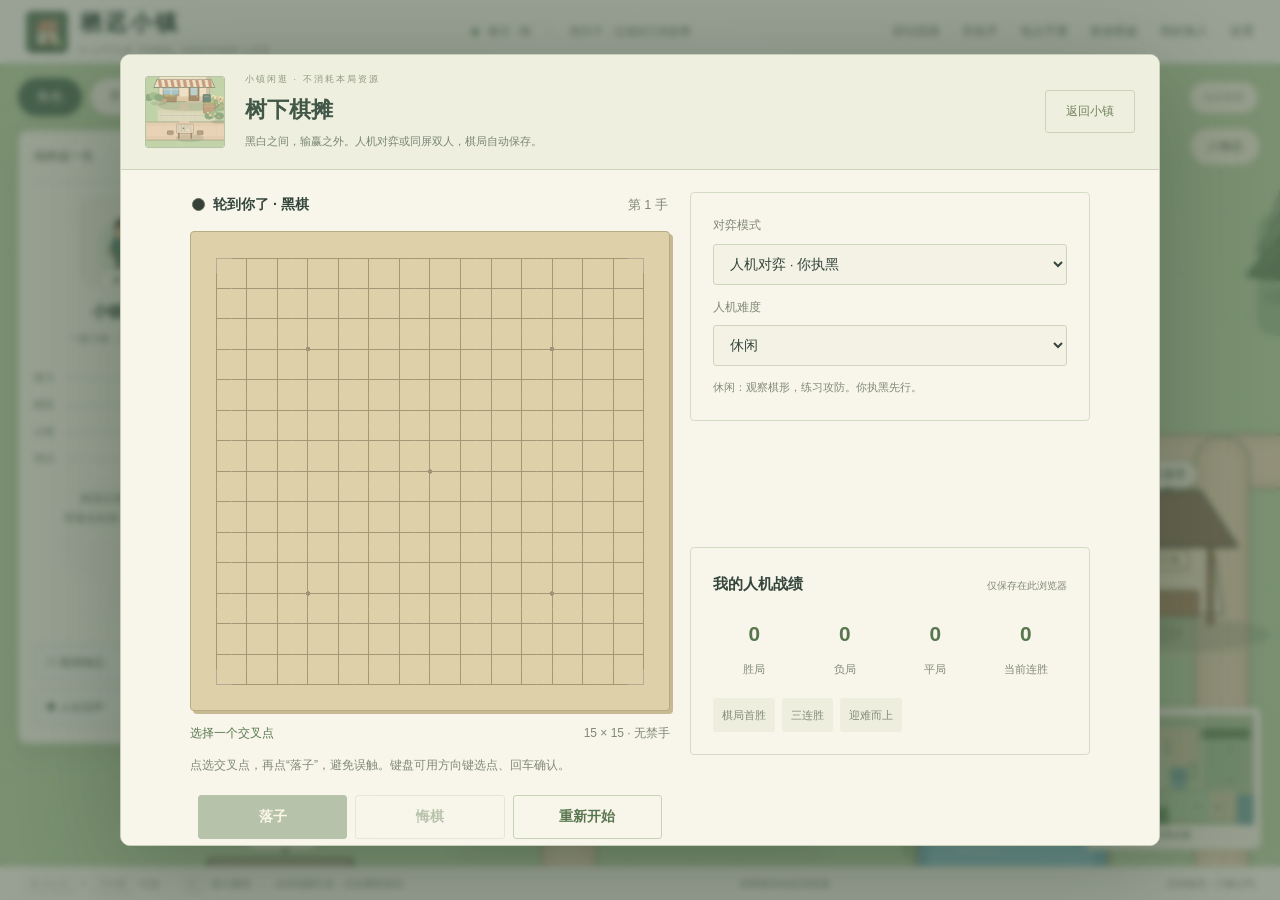
<file: gomoku.html>
<!DOCTYPE html>
<html lang="zh-CN">
<head>
  <meta charset="UTF-8">
  <meta name="viewport" content="width=device-width, initial-scale=1.0, viewport-fit=cover">
  <title>命运棋局 · 人生重启研究所</title>
  <meta name="description" content="来下一局五子棋：休闲与挑战人机对弈、同屏双人、悔棋和本地战绩。">
  <link rel="icon" type="image/svg+xml" href="favicon.svg">
  <link rel="stylesheet" href="css/style.css">
  <link rel="stylesheet" href="css/gomoku.css">
  <script src="js/pwa.js" defer></script>
<link rel="stylesheet" href="css/tool-theme.css">
<script src="js/tool-entry.js"></script>
</head>
<body>
  <main class="chess-app">
    <header class="chess-header"><a href="index.html#lab" aria-label="返回命运实验室">← 实验室</a><span>一子落下，另一种可能</span></header>
    <div class="chess-title"><div><p class="eyebrow">THE NEXT MOVE</p><h1>命运棋局<span>五子棋</span></h1></div><span class="chess-emblem" aria-hidden="true">●<i>○</i></span></div>
    <section class="card chess-settings" aria-label="对局设置">
      <div class="form-row">
        <label>对弈模式<select id="mode"><option value="ai">人机对弈 · 你执黑</option><option value="local">同屏双人 · 轮流落子</option></select></label>
        <label>人机难度<select id="difficulty"><option value="easy">休闲</option><option value="hard">挑战</option></select></label>
      </div>
      <p class="muted" id="modeHelp">休闲：观察棋形，练习攻防。</p>
    </section>
    <section class="chess-play" aria-label="五子棋对局">
      <div class="turn-bar"><div><span id="turnDot" class="turn-dot"></span><strong id="status" role="status" aria-live="polite">黑棋先行</strong></div><span id="moveCount">第 1 手</span></div>
      <div class="board-frame"><div id="board" class="chess-board" role="group" aria-label="15 行 15 列五子棋棋盘" aria-describedby="boardHelp"></div></div>
      <div class="board-caption"><span id="selection" aria-live="polite">选择一个交叉点</span><span>15 × 15 · 无禁手</span></div>
      <p id="boardHelp" class="muted">点选交叉点，再点“落子”，避免误触。键盘可用方向键选点、回车确认。</p>
      <div class="chess-actions"><button id="place" class="btn" disabled>落子</button><button id="undo" class="btn ghost" disabled>悔棋</button><button id="restart" class="btn ghost">重新开始</button></div>
      <p id="result" class="game-result" aria-live="polite"></p>
    </section>
    <section class="card chess-record">
      <div class="card-heading"><h2>我的人机战绩</h2><span class="muted">仅保存在此浏览器</span></div>
      <div id="chessStats" class="chess-stats"></div>
      <div id="chessAchievements" class="chess-achievements"></div>
    </section>
    <details class="card chess-rules"><summary>玩法与记录规则</summary><p>黑棋先行，双方轮流落子。横、竖或斜向连成五颗及以上同色棋子即可获胜；无禁手，棋盘下满且无人获胜则为平局。</p><p>人机悔棋会退回到你上次落子前；双人悔棋撤回一手。已结束的对局不能悔棋。同屏双人不计入人机战绩。</p><p>未结束的棋局会自动保存。中途重开或切换设置不计胜负，但会中断人机连胜；刷新或离开后可继续。同一局只记录一次结果。</p></details>
    <footer>人生重启研究所 · <a href="privacy.html">隐私与免责</a></footer>
  </main>
  <nav class="tabbar" aria-label="主导航">
    <a href="index.html"><span class="ic">🏠</span><span>首页</span></a>
    <a href="index.html#tujian"><span class="ic">📖</span><span>图鉴</span></a>
    <a class="tab-center" href="index.html#lab"><span class="cta"><span class="star">✨</span>🎮</span><span class="lbl">命运实验室</span></a>
    <a href="index.html#me"><span class="ic">🪪</span><span>我的</span></a>
  </nav>
  <dialog id="restartDialog" class="collection-dialog" aria-labelledby="restartTitle">
    <h2 id="restartTitle">开始一局新棋？</h2><p>当前棋局将结束，人机连胜也会中断。已获得的成就和胜负记录会保留。</p>
    <button id="confirmRestart" class="btn">开始新局</button><button id="cancelRestart" class="btn ghost">继续当前对局</button>
  </dialog>
  <script src="js/store.js"></script><script src="js/sfx.js"></script><script src="js/ui.js"></script>
  <script src="js/gomoku-engine.js"></script><script src="js/gomoku.js"></script>
  <script src="js/legacy-nav.js"></script>
</body>
</html>
</file>
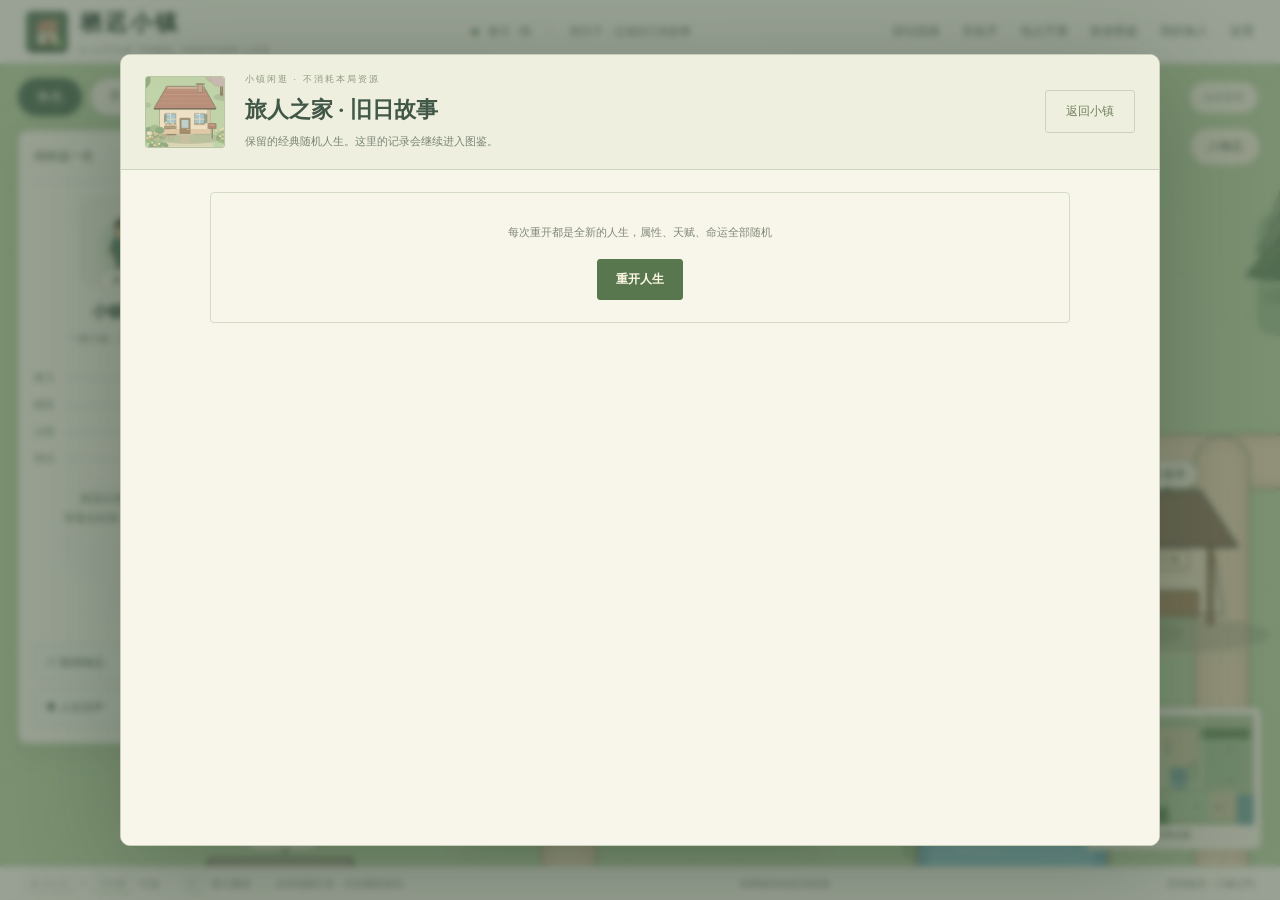
<file: life-classic.html>
<!DOCTYPE html>
<html lang="zh-CN">
<head>
  <meta charset="UTF-8">
  <meta name="viewport" content="width=device-width, initial-scale=1.0">
  <title>人生重开 · 人生重启研究所</title>
  <meta name="description" content="对现在的人生不满意？重开一把！随机投胎、随机天赋、五段人生，生成人生总结卡片。纯属娱乐。">
  <link rel="icon" type="image/svg+xml" href="favicon.svg">
  <link rel="stylesheet" href="css/style.css">
<link rel="stylesheet" href="css/tool-theme.css">
<script src="js/tool-entry.js"></script>
</head>
<body>
  <nav class="nav">
    <a href="index.html"><svg viewBox="0 0 24 24" fill="none" stroke="currentColor" stroke-width="1.8" stroke-linecap="round" stroke-linejoin="round"><path d="M4 11l8-7 8 7v9a1 1 0 01-1 1h-5v-6h-4v6H5a1 1 0 01-1-1z"/></svg>首页</a>
    <a href="life.html" class="active"><svg viewBox="0 0 24 24" fill="none" stroke="currentColor" stroke-width="1.8" stroke-linecap="round" stroke-linejoin="round"><path d="M21 12a9 9 0 11-3-6.7"/><polyline points="21 4 21 9 16 9"/></svg>人生重开</a>
    <a href="fortune.html"><svg viewBox="0 0 24 24" fill="none" stroke="currentColor" stroke-width="1.8" stroke-linecap="round" stroke-linejoin="round"><path d="M12 3l1.8 5.2L19 10l-5.2 1.8L12 17l-1.8-5.2L5 10l5.2-1.8z"/></svg>今日命运</a>
    <a href="bazi.html"><svg viewBox="0 0 24 24" fill="none" stroke="currentColor" stroke-width="1.8" stroke-linecap="round" stroke-linejoin="round"><path d="M6 3h12l4 6-10 12L2 9z"/><path d="M2 9h20M12 21L8 9l4-6 4 6-4 12"/></svg>命运排盘</a>
    <a href="qian.html"><svg viewBox="0 0 24 24" fill="none" stroke="currentColor" stroke-width="1.8" stroke-linecap="round" stroke-linejoin="round"><rect x="8" y="4" width="8" height="16" rx="2"/><path d="M11 8h2M11 12h2M11 16h2"/></svg>命运抽签</a>
    <a href="progress.html"><svg viewBox="0 0 24 24" fill="none" stroke="currentColor" stroke-width="1.8" stroke-linecap="round" stroke-linejoin="round"><path d="M3 17l6-6 4 4 8-8"/><path d="M14 7h7v7"/></svg>人生统计</a>
    <a href="pixel-town.html"><svg viewBox="0 0 24 24" fill="none" stroke="currentColor" stroke-width="1.8" stroke-linecap="round" stroke-linejoin="round"><path d="M3 21h18"/><path d="M5 21V9l4-3v15M9 21V6l5-3v18M14 21V10l4 2v9"/></svg>平行世界</a>
  </nav>

  <div class="container">
    <h1 class="title">人生重开</h1>
    <p class="subtitle">对现在的人生不满意？那就重开一把！纯属娱乐，切勿当真 😎</p>

    <!-- ① 开始界面 -->
    <div id="startBox" class="card" style="text-align:center">
      <p style="font-size:4em; margin-bottom:8px">🌀</p>
      <p class="muted" style="margin-bottom:16px">每次重开都是全新的人生，属性、天赋、命运全部随机</p>
      <button class="btn" onclick="startLife()">⚡ 重开人生</button>
    </div>

    <!-- ② 游戏界面（默认隐藏） -->
    <div id="gameBox" style="display:none">

      <!-- 出生卡片 -->
      <div class="card">
        <h2>🎂 你出生了</h2>
        <p id="genderText" class="muted"></p>
        <div class="attrs" id="attrsBox"></div>
        <div id="talentBox" style="margin-top:12px"></div>
      </div>

      <!-- 人生履历（时间线） -->
      <div class="card">
        <h2>📜 人生履历</h2>
        <ul class="log" id="logBox"></ul>
        <div class="btn-row">
          <button class="btn" id="nextBtn" onclick="nextStage()">▶ 进入童年</button>
        </div>
      </div>

      <!-- 结局 -->
      <div class="card" id="endCard" style="display:none; text-align:center">
        <h2>🏁 结局</h2>
        <div id="endText"></div>
        <div class="btn-row">
          <button class="btn" onclick="copySummary()">📋 复制总结</button>
          <button class="btn ghost" onclick="downloadCard()">🖼️ 下载卡片</button>
          <button class="btn" onclick="resetGame()">🔁 再活一次</button>
        </div>
      </div>
    </div>

    <footer>人生重启研究所 · 仅供娱乐 · <a href="privacy.html" style="color:var(--muted)">隐私·免责</a></footer>
  </div>

  <script>
  // ==========================================================
  // 第一部分：认识“数据”
  // 游戏里的所有文案都定义在下面的数组里，想改内容只改这里，
  // 不用动下面的逻辑代码。
  // ==========================================================

  // 天赋池：重开时会随机抽 2 个给你
  const TALENTS = [
    { emoji: "🧠", name: "过目不忘" },
    { emoji: "💪", name: "天生神力" },
    { emoji: "🍀", name: "锦鲤体质" },
    { emoji: "🌙", name: "熬夜不困" },
    { emoji: "🍚", name: "铁胃金刚" },
    { emoji: "🗣️", name: "社牛症" },
    { emoji: "🎵", name: "音感绝佳" },
    { emoji: "😄", name: "乐天派" },
    { emoji: "⚡", name: "行动力爆表" },
    { emoji: "🧘", name: "情绪稳定" }
  ];

  // 人生阶段：endAge = 这个阶段结束时你的年龄
  // 每个事件格式：{ t: 事件描述, k: 影响哪个属性, v: 影响多少 }
  // 属性键名只能是：颜值 / 智力 / 体质 / 财富 / 幸福
  const STAGES = [
    {
      name: "童年", endAge: 12,
      events: [
        { t: "幼儿园门口哭了一整个下午，嗓子都哑了。", k: "体质", v: -3 },
        { t: "你发现自己其实是小区爬树冠军。", k: "体质", v: 5 },
        { t: "偷看动画片被抓个正着，但你觉得很值。", k: "幸福", v: 3 },
        { t: "考试拿了 100 分，奖励一顿肯德基。", k: "智力", v: 5 },
        { t: "玩具被抢，你第一次学会了反击。", k: "体质", v: 2 },
        { t: "被塞进奥数班，从此认定数学是魔鬼。", k: "幸福", v: -4 }
      ]
    },
    {
      name: "少年", endAge: 22,
      events: [
        { t: "高考前夜通宵复习，考场上睡着了。", k: "体质", v: -5 },
        { t: "早恋被班主任发现，你却在日记里笑得很大声。", k: "幸福", v: 6 },
        { t: "连肝三年游戏，混成了全服第一。", k: "体质", v: -4 },
        { t: "开始健身，腹肌初现雏形。", k: "体质", v: 8 },
        { t: "选了“好就业”的专业，暂时搁置了梦想。", k: "幸福", v: -8 },
        { t: "编程比赛拿奖，从此走上一条不归路。", k: "智力", v: 8 }
      ]
    },
    {
      name: "青年", endAge: 40,
      events: [
        { t: "入职大厂，正式开启 996 副本。", k: "财富", v: 30 },
        { t: "工资翻倍，但发量少了一半。", k: "体质", v: -6 },
        { t: "创业失败，积蓄一夜归零。", k: "财富", v: -40 },
        { t: "彩票中了 200 块，感觉自己是天选之人。", k: "幸福", v: 5 },
        { t: "谈了恋爱，每天都是情人节。", k: "幸福", v: 15 },
        { t: "学会了几道硬菜，厨艺惊艳朋友圈。", k: "幸福", v: 5 }
      ]
    },
    {
      name: "中年", endAge: 60,
      events: [
        { t: "开始养生，保温杯里泡枸杞。", k: "体质", v: 8 },
        { t: "孩子上了大学，家里忽然安静了。", k: "幸福", v: 8 },
        { t: "体检报告亮红灯，医生劝你少熬夜。", k: "体质", v: -10 },
        { t: "升职加薪，成了部门里的定海神针。", k: "财富", v: 25 },
        { t: "发际线全面后撤，你学会了与岁月和解。", k: "幸福", v: 2 },
        { t: "老同学聚会，发现大家都胖了。", k: "幸福", v: 6 }
      ]
    },
    {
      name: "老年", endAge: 90,
      events: [
        { t: "晨练太极拳，广场舞一枝花。", k: "体质", v: 5 },
        { t: "带孙子孙女，重温自己的童年。", k: "幸福", v: 10 },
        { t: "老花镜已经换到第三副。", k: "体质", v: -2 },
        { t: "和老伴环游世界，朋友圈每天九宫格。", k: "幸福", v: 12 },
        { t: "生日宴摆了十桌，儿孙满堂。", k: "幸福", v: 15 }
      ]
    }
  ];

  // 死亡原因池（结局时随机抽一个）
  const DEATH_CAUSES = [
    "寿终正寝，在睡梦中微笑着离去",
    "熬夜三十载，身体终于发出最后的抗议",
    "吃了超辣火锅，含笑九泉",
    "被自己的冷笑话冷死的",
    "说了“再打一局就睡”，然后就再也没有然后了",
    "望着窗外的夕阳，安详地合上了眼",
    "幸福值爆表，笑到升天"
  ];

  // 评级：分数越高等级越高
  const RANKS = [
    { min: 160, grade: "S", title: "天选之人" },
    { min: 120, grade: "A", title: "人生赢家" },
    { min: 80,  grade: "B", title: "普通但幸福" },
    { min: 45,  grade: "C", title: "跌宕起伏" },
    { min: 0,   grade: "D", title: "惨，但很搞笑" }
  ];

  // ==========================================================
  // 第二部分：游戏状态与工具函数
  // ==========================================================

  let me = null;      // 当前这一局的人物（对象）
  let stageIdx = 0;   // 进行到第几个阶段

  // 随机整数：min ~ max（含两端）
  function randInt(min, max) {
    return Math.floor(Math.random() * (max - min + 1)) + min;
  }

  // 洗牌：把数组随机打乱（Fisher-Yates 算法）
  function shuffle(arr) {
    for (let i = arr.length - 1; i > 0; i--) {
      const j = Math.floor(Math.random() * (i + 1));
      [arr[i], arr[j]] = [arr[j], arr[i]];
    }
    return arr;
  }

  // ==========================================================
  // 第三部分：开始新的人生
  // ==========================================================
  function startLife() {
    // 统计重开次数（仅存本地）
    const st = Store.get('life_stats', { count: 0, best: '' });
    st.count = (st.count || 0) + 1;
    Store.set('life_stats', st);

    // 1. 随机出生：性别、五项属性、天赋
    me = {
      性别: Math.random() < 0.5 ? "男" : "女",
      颜值: randInt(10, 100),
      智力: randInt(10, 100),
      体质: randInt(10, 100),
      财富: randInt(0, 100),
      幸福: randInt(40, 90),
      天赋: [],
      事件: []   // 记录所有经历，结局时用来生成总结
    };

    // 抽 2 个天赋：洗牌后取前两个
    me.天赋 = shuffle([...TALENTS]).slice(0, 2);

    stageIdx = 0;

    // 2. 切换界面：藏起开始按钮，显示游戏区
    document.getElementById("startBox").style.display = "none";
    document.getElementById("gameBox").style.display = "block";
    document.getElementById("endCard").style.display = "none";
    document.getElementById("nextBtn").style.display = "inline-block";
    document.getElementById("nextBtn").textContent = "▶ 进入童年";

    // 3. 显示出生信息
    document.getElementById("genderText").textContent =
      "这一世的你是个" + (me.性别 === "男" ? "男孩" : "女孩") + "，命运开始了……";

    // 4. 用循环生成 5 个属性卡片（HTML 是拼出来的）
    const attrsBox = document.getElementById("attrsBox");
    attrsBox.innerHTML = "";
    const ATTR_EMOJI = { 颜值: "📸", 智力: "🧠", 体质: "💪", 财富: "💰", 幸福: "😊" };
    for (const key of ["颜值", "智力", "体质", "财富", "幸福"]) {
      const div = document.createElement("div");
      div.className = "attr";
      div.innerHTML =
        '<span class="emoji">' + ATTR_EMOJI[key] + "</span>" +
        '<div class="name">' + key + "</div>" +
        '<div class="val">' + me[key] + "</div>";
      attrsBox.appendChild(div);
    }

    // 5. 显示天赋
    document.getElementById("talentBox").innerHTML =
      "<strong>✨ 随机天赋：</strong> " +
      me.天赋.map(t => '<span class="chip">' + t.emoji + " " + t.name + "</span>").join("");

    // 6. 清空时间线，写上第一行
    document.getElementById("logBox").innerHTML = "";
    addLog("🎂 你出生了！是个" + (me.性别 === "男" ? "男孩" : "女孩") + "。", "");
  }

  // 往时间线里加一行（type 传 "good" / "bad" / "" 控制左边颜色）
  function addLog(text, type) {
    const li = document.createElement("li");
    if (type) li.className = type;
    li.textContent = text;
    document.getElementById("logBox").appendChild(li);
  }

  // ==========================================================
  // 第四部分：进入下一阶段
  // ==========================================================
  function nextStage() {
    if (stageIdx >= STAGES.length) return; // 所有阶段都走完了

    const stage = STAGES[stageIdx];

    // 每个阶段随机抽 3 个事件
    const picked = shuffle([...stage.events]).slice(0, 3);

    for (const ev of picked) {
      me[ev.k] += ev.v;          // ① 属性变化
      me.事件.push(ev.t);        // ② 记入履历
      // ③ 显示在时间线上，正数绿色 / 负数红色
      const type = ev.v > 0 ? "good" : (ev.v < 0 ? "bad" : "");
      const diff = ev.v !== 0 ? "（" + ev.k + " " + (ev.v > 0 ? "+" : "") + ev.v + "）" : "";
      addLog("【" + stage.name + "】" + ev.t + diff, type);
    }

    document.querySelectorAll('#attrsBox .val').forEach((element, i) => {
      element.textContent = me[['颜值', '智力', '体质', '财富', '幸福'][i]];
    });
    stageIdx++;

    // 体质被扣到 0 以下 → 提前去世
    if (me.体质 <= 0) {
      die("被生活毒打，没能撑到下一阶段", stage.endAge);
      return;
    }

    // 还有下一阶段 → 更新按钮文字
    if (stageIdx < STAGES.length) {
      document.getElementById("nextBtn").textContent = "▶ 进入" + STAGES[stageIdx].name;
    } else {
      // 所有阶段走完 → 随机死亡原因 + 年龄
      die(DEATH_CAUSES[randInt(0, DEATH_CAUSES.length - 1)], randInt(68, 95));
    }
  }

  // ==========================================================
  // 第五部分：结局
  // ==========================================================
  function die(cause, age) {
    me.死亡原因 = cause;
    me.享年 = age;

    document.getElementById("nextBtn").style.display = "none";

    // 算总分：幸福最重要，智力/体质其次，财富最后
    const score = Math.max(0, me.幸福) + me.智力 * 0.5 + me.体质 * 0.5 + Math.max(0, me.财富) * 0.2;
    const rank = RANKS.find(r => score >= r.min);

    // 根据属性凑成就
    const ach = [];
    if (me.颜值 >= 80) ach.push("📸 颜值担当");
    if (me.智力 >= 80) ach.push("🧠 智慧担当");
    if (me.体质 >= 80) ach.push("🏃 铁人三项");
    if (me.财富 >= 150) ach.push("💰 财务自由");
    if (me.财富 <= 20) ach.push("😅 月光族");
    if (me.财富 <= 0) ach.push("📉 破产专家");
    if (me.幸福 >= 100) ach.push("😄 人生赢家");
    if (me.体质 <= 30) ach.push("🫙 玻璃人");
    if (ach.length === 0) ach.push("🙂 普通路人");

    me.成就 = ach;
    me.评级 = rank;

    // 记录最高评级与成就图鉴（仅存本地）
    const st2 = Store.get('life_stats', { count: 0, best: '' });
    const ORDER = ['D', 'C', 'B', 'A', 'S'];
    if (!st2.best || ORDER.indexOf(rank.grade) > ORDER.indexOf(st2.best)) st2.best = rank.grade;
    Store.set('life_stats', st2);
    const ta = Store.get('tujian_life', []);
    ach.forEach(function (a) { if (ta.indexOf(a) < 0) ta.push(a); });
    Store.set('tujian_life', ta);

    // 渲染结局文字
    document.getElementById("endText").innerHTML =
      '<p style="font-size:1.2em; margin:10px 0">☠️ 死亡原因：' + cause + "</p>" +
      '<p class="muted">享年 ' + me.享年 + " 岁</p>" +
      '<p style="margin:14px 0"><span class="badge ' + rank.grade + '">' +
        rank.grade + " 级 · " + rank.title + "</span></p>" +
      "<p><strong>🏆 人生成就：</strong></p>" +
      "<p>" + ach.join("　") + "</p>";

    document.getElementById("endCard").style.display = "block";
    document.getElementById("endCard").scrollIntoView({ behavior: "smooth" });
  }

  // ==========================================================
  // 第六部分：分享（复制文字 / 下载图片）
  // ==========================================================

  // 生成一段可复制的文字总结
  function summaryText() {
    return [
      "🔄 人生重开模拟器 · 人生总结",
      "性别：" + me.性别 + "　颜值 " + me.颜值 + "　智力 " + me.智力 +
        "　体质 " + me.体质 + "　财富 " + me.财富 + "　幸福 " + me.幸福,
      "天赋：" + me.天赋.map(t => t.name).join("、"),
      "成就：" + me.成就.join("、"),
      "结局：" + me.死亡原因 + "，享年 " + me.享年 + " 岁",
      "综合评级：" + me.评级.grade + " 级（" + me.评级.title + "）",
      "—— 纯属娱乐，认真你就输了 😂"
    ].join("\n");
  }

  function copySummary() {
    // navigator.clipboard 需要 https 或 localhost 环境才能用
    navigator.clipboard.writeText(summaryText())
      .then(() => showToast("✅ 人生总结已复制，去粘贴分享吧！"))
      .catch(() => showToast("复制失败，请手动复制：\n\n" + summaryText()));
  }

  // 用 Canvas 画一张卡片图片并下载（不依赖任何第三方库）
  function downloadCard() {
    const W = 880, H = 520;
    const cv = document.createElement("canvas");
    cv.width = W; cv.height = H;
    const ctx = cv.getContext("2d");

    // 背景：深色渐变
    const g = ctx.createLinearGradient(0, 0, W, H);
    g.addColorStop(0, "#0f0c29");
    g.addColorStop(0.5, "#302b63");
    g.addColorStop(1, "#24243e");
    ctx.fillStyle = g;
    ctx.fillRect(0, 0, W, H);

    // 标题
    ctx.textAlign = "center";
    ctx.fillStyle = "#ffd200";
    ctx.font = "bold 30px 'Microsoft YaHei'";
    ctx.fillText("🔄 人生重开模拟器 · 人生总结", W / 2, 55);

    // 属性一行
    ctx.fillStyle = "#eee";
    ctx.font = "20px 'Microsoft YaHei'";
    ctx.fillText(
      "性别：" + me.性别 + "　颜值 " + me.颜值 + "　智力 " + me.智力 +
      "　体质 " + me.体质 + "　财富 " + me.财富 + "　幸福 " + me.幸福,
      W / 2, 110
    );

    // 天赋
    ctx.fillStyle = "#7ee2a8";
    ctx.fillText("✨ 天赋：" + me.天赋.map(t => t.emoji + t.name).join("　"), W / 2, 160);

    // 成就
    ctx.fillStyle = "#ffd2a0";
    ctx.fillText("🏆 成就：" + me.成就.join("　"), W / 2, 210);

    // 结局
    ctx.fillStyle = "#fff";
    ctx.fillText("☠️ 结局：" + me.死亡原因 + "，享年 " + me.享年 + " 岁", W / 2, 265);

    // 评级徽章：圆角矩形 + 文字
    const badgeText = me.评级.grade + " 级 · " + me.评级.title;
    ctx.font = "bold 26px 'Microsoft YaHei'";
    const bw = ctx.measureText(badgeText).width + 60;
    const bx = (W - bw) / 2, by = 300, bh = 56;
    ctx.fillStyle = me.评级.grade === "S" ? "#f7971e" : "#2ecc71";
    roundRect(ctx, bx, by, bw, bh, 28);
    ctx.fill();
    ctx.fillStyle = "#fff";
    ctx.fillText(badgeText, W / 2, by + bh / 2 + 9);

    // 底部小字
    ctx.fillStyle = "#888";
    ctx.font = "16px 'Microsoft YaHei'";
    ctx.fillText("人生重开模拟器 · 纯属娱乐，认真你就输了 😂", W / 2, 480);

    // 下载成 PNG 图片
    const a = document.createElement("a");
    a.href = cv.toDataURL("image/png");
    a.download = "人生总结.png";
    a.click();
  }

  // 画圆角矩形的辅助函数（Canvas 没有现成的，自己写一个）
  function roundRect(ctx, x, y, w, h, r) {
    ctx.beginPath();
    ctx.moveTo(x + r, y);
    ctx.arcTo(x + w, y, x + w, y + h, r);
    ctx.arcTo(x + w, y + h, x, y + h, r);
    ctx.arcTo(x, y + h, x, y, r);
    ctx.arcTo(x, y, x + w, y, r);
    ctx.closePath();
  }

  // 刷新页面 = 重新开始（最简单粗暴的方式）
  function resetGame() {
    location.reload();
  }
  </script>
  <script src="js/store.js"></script>
  <script src="js/legacy-nav.js"></script>
  <script src="js/pwa.js"></script>
  <script src="js/ui.js"></script>
  <!-- 底部 Tab -->
  <nav class="tabbar">
    <a href="index.html"><span class="ic">🏠</span><span>首页</span></a>
    <a href="index.html#tujian"><span class="ic">📖</span><span>图鉴</span></a>
    <a class="tab-center" href="index.html#lab"><span class="cta"><span class="star">✨</span>🎮</span><span class="lbl">命运实验室</span></a>
    <a href="index.html#me"><span class="ic">🪪</span><span>我的</span></a>
  </nav>
</body>
</html>
</file>
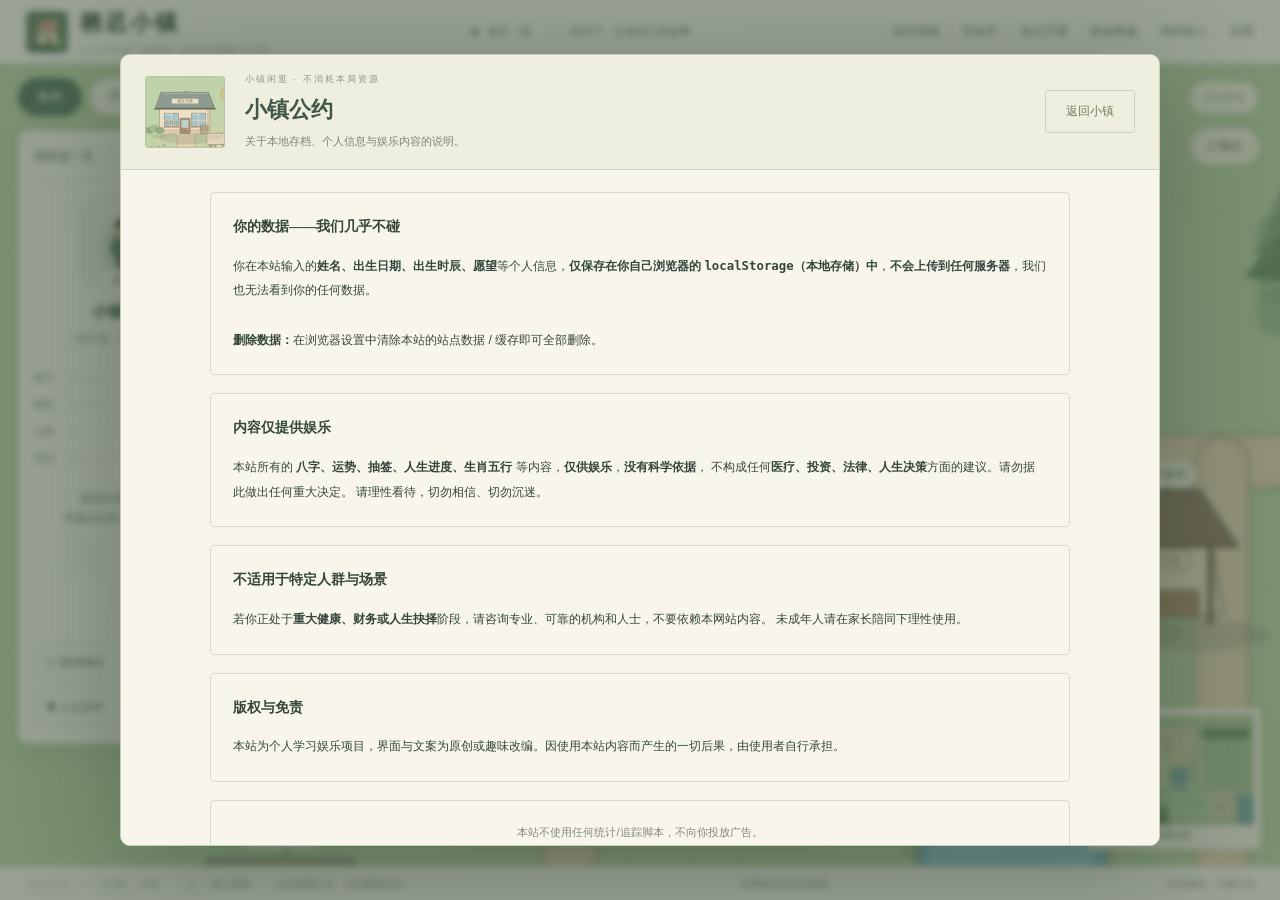
<file: privacy.html>
<!DOCTYPE html>
<html lang="zh-CN">
<head>
  <meta charset="UTF-8">
  <meta name="viewport" content="width=device-width, initial-scale=1.0">
  <title>隐私与免责声明 · 人生重启研究所</title>
  <meta name="description" content="人生重启研究所的隐私与免责声明：数据仅保存在你本地浏览器，不上传；内容仅供娱乐。">
  <link rel="icon" type="image/svg+xml" href="favicon.svg">
  <link rel="stylesheet" href="css/style.css">
<link rel="stylesheet" href="css/tool-theme.css">
<script src="js/tool-entry.js"></script>
</head>
<body>
  <nav class="nav">
    <a href="index.html"><svg viewBox="0 0 24 24" fill="none" stroke="currentColor" stroke-width="1.8" stroke-linecap="round" stroke-linejoin="round"><path d="M4 11l8-7 8 7v9a1 1 0 01-1 1h-5v-6h-4v6H5a1 1 0 01-1-1z"/></svg>首页</a>
  </nav>

  <div class="container slim">
    <h1 class="title title-grad">隐私与免责声明</h1>
    <p class="subtitle">看完更安心，纯属娱乐，开心就好。</p>

    <div class="card">
      <h2>🔒 你的数据——我们几乎不碰</h2>
      <p style="line-height:2; color:var(--text); font-size:.95em">
        你在本站输入的<b>姓名、出生日期、出生时辰、愿望</b>等个人信息，<b>仅保存在你自己浏览器的
        <code>localStorage</code>（本地存储）中</b>，<b>不会上传到任何服务器</b>，我们也无法看到你的任何数据。
        <br><br>
        <b>删除数据：</b>在浏览器设置中清除本站的站点数据 / 缓存即可全部删除。
      </p>
    </div>

    <div class="card">
      <h2>🎭 内容仅提供娱乐</h2>
      <p style="line-height:2; color:var(--text); font-size:.95em">
        本站所有的 <b>八字、运势、抽签、人生进度、生肖五行</b> 等内容，<b>仅供娱乐</b>，<b>没有科学依据</b>，
        不构成任何<b>医疗、投资、法律、人生决策</b>方面的建议。请勿据此做出任何重大决定。
        请理性看待，切勿相信、切勿沉迷。
      </p>
    </div>

    <div class="card">
      <h2>🚫 不适用于特定人群与场景</h2>
      <p style="line-height:2; color:var(--text); font-size:.95em">
        若你正处于<b>重大健康、财务或人生抉择</b>阶段，请咨询专业、可靠的机构和人士，不要依赖本网站内容。
        未成年人请在家长陪同下理性使用。
      </p>
    </div>

    <div class="card">
      <h2>📄 版权与免责</h2>
      <p style="line-height:2; color:var(--text); font-size:.95em">
        本站为个人学习娱乐项目，界面与文案为原创或趣味改编。因使用本站内容而产生的一切后果，由使用者自行承担。
      </p>
    </div>

    <div class="card" style="text-align:center">
      <p class="muted">本站不使用任何统计/追踪脚本，不向你投放广告。</p>
      <div class="btn-row">
        <a class="btn" href="index.html">🏠 返回首页</a>
      </div>
    </div>

    <footer>人生重启研究所 · 仅供娱乐 · 数据仅存本地</footer>
  </div>

  <script src="js/legacy-nav.js"></script>
  <script src="js/pwa.js"></script>
  <!-- 底部 Tab -->
  <nav class="tabbar">
    <a href="index.html"><span class="ic">🏠</span><span>首页</span></a>
    <a href="index.html#tujian"><span class="ic">📖</span><span>图鉴</span></a>
    <a class="tab-center" href="index.html#lab"><span class="cta"><span class="star">✨</span>🎮</span><span class="lbl">命运实验室</span></a>
    <a href="index.html#me"><span class="ic">🪪</span><span>我的</span></a>
  </nav>
</body>
</html>
</file>
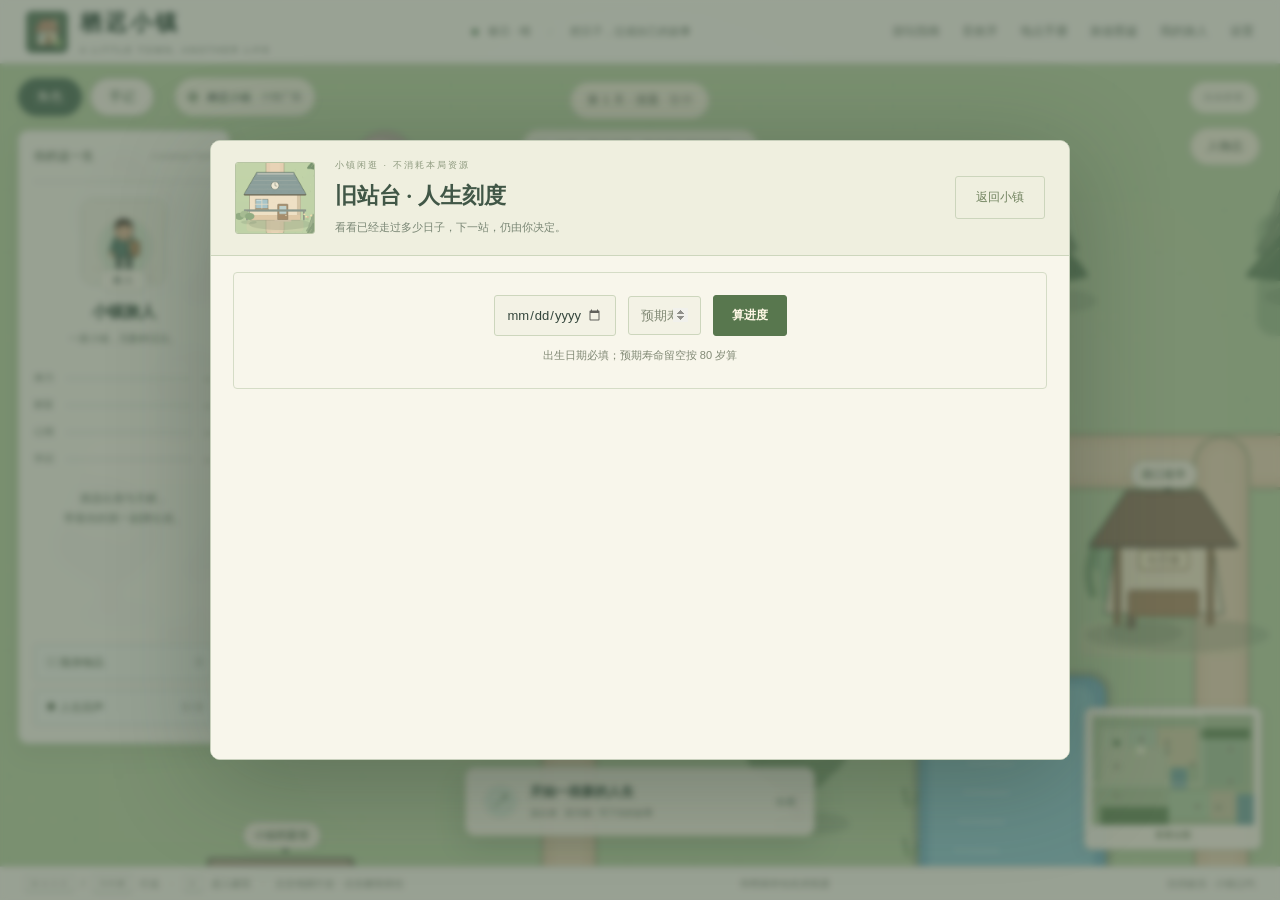
<file: progress.html>
<!DOCTYPE html>
<html lang="zh-CN">
<head>
  <meta charset="UTF-8">
  <meta name="viewport" content="width=device-width, initial-scale=1.0">
  <title>人生统计 · 人生重启研究所</title>
  <meta name="description" content="输入生日，看看你已经度过人生的百分之多少，配一句调侃文案。人生进度条，走到哪算哪。">
  <link rel="icon" type="image/svg+xml" href="favicon.svg">
  <link rel="stylesheet" href="css/style.css">
<link rel="stylesheet" href="css/tool-theme.css">
<script src="js/tool-entry.js"></script>
</head>
<body>
  <nav class="nav">
    <a href="index.html"><svg viewBox="0 0 24 24" fill="none" stroke="currentColor" stroke-width="1.8" stroke-linecap="round" stroke-linejoin="round"><path d="M4 11l8-7 8 7v9a1 1 0 01-1 1h-5v-6h-4v6H5a1 1 0 01-1-1z"/></svg>首页</a>
    <a href="life.html"><svg viewBox="0 0 24 24" fill="none" stroke="currentColor" stroke-width="1.8" stroke-linecap="round" stroke-linejoin="round"><path d="M21 12a9 9 0 11-3-6.7"/><polyline points="21 4 21 9 16 9"/></svg>人生重开</a>
    <a href="fortune.html"><svg viewBox="0 0 24 24" fill="none" stroke="currentColor" stroke-width="1.8" stroke-linecap="round" stroke-linejoin="round"><path d="M12 3l1.8 5.2L19 10l-5.2 1.8L12 17l-1.8-5.2L5 10l5.2-1.8z"/></svg>今日命运</a>
    <a href="bazi.html"><svg viewBox="0 0 24 24" fill="none" stroke="currentColor" stroke-width="1.8" stroke-linecap="round" stroke-linejoin="round"><path d="M6 3h12l4 6-10 12L2 9z"/><path d="M2 9h20M12 21L8 9l4-6 4 6-4 12"/></svg>命运排盘</a>
    <a href="qian.html"><svg viewBox="0 0 24 24" fill="none" stroke="currentColor" stroke-width="1.8" stroke-linecap="round" stroke-linejoin="round"><rect x="8" y="4" width="8" height="16" rx="2"/><path d="M11 8h2M11 12h2M11 16h2"/></svg>命运抽签</a>
    <a href="progress.html" class="active"><svg viewBox="0 0 24 24" fill="none" stroke="currentColor" stroke-width="1.8" stroke-linecap="round" stroke-linejoin="round"><path d="M3 17l6-6 4 4 8-8"/><path d="M14 7h7v7"/></svg>人生统计</a>
    <a href="pixel-town.html"><svg viewBox="0 0 24 24" fill="none" stroke="currentColor" stroke-width="1.8" stroke-linecap="round" stroke-linejoin="round"><path d="M3 21h18"/><path d="M5 21V9l4-3v15M9 21V6l5-3v18M14 21V10l4 2v9"/></svg>平行世界</a>
  </nav>

  <div class="container">
    <h1 class="title title-grad">人生统计</h1>
    <p class="subtitle">你的人生已经走到哪了？看看进度，配一句调侃 🪙</p>

    <!-- 输入区 -->
    <div class="card">
      <div class="form-row">
        <input id="birthDate" type="date">
        <input id="lifeSpan" type="number" placeholder="预期寿命(默认80)" min="1" max="120">
        <button class="btn" onclick="calProgress()">🪙 算进度</button>
      </div>
      <p class="muted" style="text-align:center; margin-top:10px">出生日期必填；预期寿命留空按 80 岁算</p>
    </div>

    <!-- 结果区（初始隐藏） -->
    <div class="card" id="resultBox" style="display:none; text-align:center">
      <h2 id="pTitle">你的人生进度</h2>
      <p class="fortune-date" id="pSub"></p>

      <p class="progress-num" id="pPercent">0%</p>

      <div class="progress-track"><div class="progress-fill" id="pFill" style="width:0%"><span class="dot"></span></div></div>

      <div class="progress-tags" id="pTags"></div>
      <p class="muted" style="margin-top:12px; text-align:center">恭喜，目前还没有活成 NPC。😄</p>

      <p class="progress-say warm-grad" id="pSay"></p>

      <div class="btn-row">
        <button class="btn" onclick="copyProgress()">📋 复制文案</button>
        <button class="btn ghost" onclick="downloadProgress()">🖼️ 下载卡片</button>
      </div>
    </div>

    <footer>人生重启研究所 · 仅供娱乐 · <a href="privacy.html" style="color:var(--muted)">隐私·免责</a></footer>
  </div>

  <script src="js/lunar.js"></script>
  <script>
  let lastData = null;

  function calProgress() {
    const dval = document.getElementById('birthDate').value;
    if (!Profile.validBirth(dval)) { showToast('请选择 1900 年 1 月 31 日至今天的出生日期'); return; }
    const parts = dval.split('-');
    const y = +parts[0], m = +parts[1], d = +parts[2];
    const rawSpan = document.getElementById('lifeSpan').value;
    const lifeYears = rawSpan === '' ? 80 : Number(rawSpan);
    if (!Number.isInteger(lifeYears) || lifeYears < 1 || lifeYears > 120) { showToast('请输入 1 至 120 之间的整数年数'); return; }

    const birth = new Date(y, m - 1, d);
    const now = new Date();
    const ageDays = Math.floor((now - birth) / 86400000);
    if (ageDays < 0) { showToast('出生日期在未来？回到现实吧 😅'); return; }

    const lifeDays = lifeYears * 365.25;
    const percent = Math.min(100, ageDays / lifeDays * 100);
    const ageYears = ageDays / 365.25;
    const remainDays = Math.max(0, Math.round(lifeDays - ageDays));

    const lun = window.lunar.lunarDate(y, m, d);
    lastData = { y, m, d, lifeYears, ageDays, percent, ageYears, remainDays, lun, zodiac: lun.zodiac };

    document.getElementById('pTitle').textContent = '🪙 ' + lifeYears + ' 岁人生的进度';
    document.getElementById('pSub').textContent =
      y + '年' + m + '月' + d + '日 · 农历' + lun.monthCn + lun.dayCn + ' · 生肖 ' + lun.zodiac;

    // 数字跳动 + 渐变进度条 + 末点
    countUp(document.getElementById('pPercent'), percent, 1);
    const fill = document.getElementById('pFill');
    fill.style.width = '0%';
    requestAnimationFrame(() => { fill.style.width = percent.toFixed(1) + '%'; });

    // 彩色标签：过去 / 未来
    document.getElementById('pTags').innerHTML =
      '<span class="tag tag-past">✅ 已走过 ' + ageDays.toLocaleString() + ' 天</span>' +
      '<span class="tag tag-future">⏳ 还剩 ' + remainDays.toLocaleString() + ' 天</span>';

    // 打字机文案（暖色渐变）
    typewrite(document.getElementById('pSay'), '「' + agePhrase(ageYears) + '」', 55);

    document.getElementById('resultBox').style.display = 'block';
    document.getElementById('resultBox').scrollIntoView({ behavior: 'smooth' });
  }

  // 数字从 0 跳到目标值
  function countUp(el, target, decimals) {
    const dur = 1200, t0 = performance.now();
    function step(t) {
      const k = Math.min(1, (t - t0) / dur);
      const eased = 1 - Math.pow(1 - k, 3);
      el.textContent = (target * eased).toFixed(decimals) + '%';
      if (k < 1) requestAnimationFrame(step);
      else el.textContent = target.toFixed(decimals) + '%';
    }
    requestAnimationFrame(step);
  }

  // 打字机逐字出现
  function typewrite(el, text, speed) {
    el.textContent = '';
    const cursor = document.createElement('span');
    cursor.className = 'cursor';
    el.appendChild(cursor);
    let i = 0;
    function tick() {
      if (i < text.length) { cursor.insertAdjacentText('beforebegin', text[i]); i++; setTimeout(tick, speed); }
    }
    tick();
  }

  function agePhrase(age) {
    if (age < 18) return '新手教程加载中，未来全是隐藏关卡。';
    if (age < 26) return '正在升级打怪，去犯错、去体验、去长大。';
    if (age < 36) return '主线任务进行中，但也别把自己刷爆。';
    if (age < 46) return '上有老下有小，稳住，你比想象中更强。';
    if (age < 60) return '支线任务清得差不多了，对自己好一点。';
    if (age < 75) return '进入人生下半场，享受游戏，感恩每一步。';
    return '恭喜通关主线，剩下的都是 DLC。';
  }

  function copyProgress() {
    if (!lastData) return;
    const t = [
      '人生刻度',
      lastData.y + '年' + lastData.m + '月' + lastData.d + '日出生 · 生肖 ' + lastData.zodiac + ' · 预期 ' + lastData.lifeYears + ' 岁',
      '已走过 ' + lastData.ageDays.toLocaleString() + ' 天，还剩 ' + lastData.remainDays.toLocaleString() + ' 天',
      '人生已度过 **' + lastData.percent.toFixed(1) + '%**',
      '『' + agePhrase(lastData.ageYears) + '』',
      '—— 人生进度条，纯属娱乐'
    ].join('\n');
    navigator.clipboard.writeText(t)
      .then(() => showToast('✅ 进度文案已复制！'))
      .catch(() => showToast('复制失败，请手动复制：\n\n' + t));
  }

  function downloadProgress() {
    if (!lastData) return;
    const W = 720, H = 520;
    const cv = document.createElement('canvas');
    cv.width = W; cv.height = H;
    const ctx = cv.getContext('2d');
    const g = ctx.createLinearGradient(0, 0, W, H);
    g.addColorStop(0, '#f8f6eb'); g.addColorStop(1, '#e8ecd9');
    ctx.fillStyle = g; ctx.fillRect(0, 0, W, H);

    ctx.textAlign = 'center';
    ctx.fillStyle = '#34463c';
    ctx.font = 'bold 30px "Microsoft YaHei"';
    ctx.fillText('人生刻度', W / 2, 70);

    ctx.fillStyle = '#818975';
    ctx.font = '18px "Microsoft YaHei"';
    ctx.fillText(lastData.y + '年' + lastData.m + '月' + lastData.d + '日出生 · 预期 ' + lastData.lifeYears + ' 岁', W / 2, 115);

    ctx.fillStyle = '#82966b';
    ctx.font = 'bold 64px "Microsoft YaHei"';
    ctx.fillText(lastData.percent.toFixed(1) + '%', W / 2, 210);

    // 渐变进度条 + 末点
    const bx = 80, by = 240, bw = W - 160, bh = 22;
    ctx.fillStyle = '#dfe5d1'; ctx.fillRect(bx, by, bw, bh);
    const grad = ctx.createLinearGradient(bx, 0, bx + bw, 0);
    grad.addColorStop(0, '#82966b'); grad.addColorStop(1, '#58774e');
    ctx.fillStyle = grad; ctx.fillRect(bx, by, bw * lastData.percent / 100, bh);
    const dx = bx + bw * lastData.percent / 100;
    ctx.fillStyle = '#fff';
    ctx.beginPath(); ctx.arc(dx, by + bh / 2, 7, 0, Math.PI * 2); ctx.fill();

    ctx.fillStyle = '#34463c';
    ctx.font = '20px "Microsoft YaHei"';
    ctx.fillText('已过 ' + lastData.ageDays.toLocaleString() + ' 天 · 还剩 ' + lastData.remainDays.toLocaleString() + ' 天', W / 2, 310);

    ctx.fillStyle = '#a39265';
    ctx.font = '20px "Microsoft YaHei"';
    ctx.fillText('『' + agePhrase(lastData.ageYears) + '』', W / 2, 380);

    ctx.fillStyle = '#818975';
    ctx.font = '16px "Microsoft YaHei"';
    ctx.fillText('—— 人生进度条，纯属娱乐', W / 2, 470);

    const a = document.createElement('a');
    a.href = cv.toDataURL('image/png');
    a.download = '人生进度-' + lastData.y + '.png';
    a.click();
  }
  </script>
  <script src="js/store.js"></script>
  <script src="js/profile.js"></script>
  <script src="js/sfx.js"></script>
  <script src="js/legacy-nav.js"></script>
  <script src="js/pwa.js"></script>
  <script src="js/ui.js"></script>
  <script>
  // 记住出生日期/预期寿命 + 算进度音效（数据仅存本地）
  window.addEventListener('load', function () {
    var d = document.getElementById('birthDate'), s = document.getElementById('lifeSpan');
    var v = Store.get('progress_input', null);
    if (v && d) { if (v.date) d.value = v.date; if (s && v.span) s.value = v.span; }
    Profile.bindBirthday(d);
    d.setAttribute('aria-label', '出生日期');
    d.addEventListener('change', save); if (s) s.addEventListener('input', save);
    function save() { Store.set('progress_input', { date: d.value, span: s.value }); }
    var btn = document.querySelector('.form-row .btn'); if (btn) btn.addEventListener('click', function () { playSfx('good'); });
  });
  </script>
  <!-- 底部 Tab -->
  <nav class="tabbar">
    <a href="index.html"><span class="ic">🏠</span><span>首页</span></a>
    <a href="index.html#tujian"><span class="ic">📖</span><span>图鉴</span></a>
    <a class="tab-center" href="index.html#lab"><span class="cta"><span class="star">✨</span>🎮</span><span class="lbl">命运实验室</span></a>
    <a href="index.html#me"><span class="ic">🪪</span><span>我的</span></a>
  </nav>
</body>
</html>
</file>
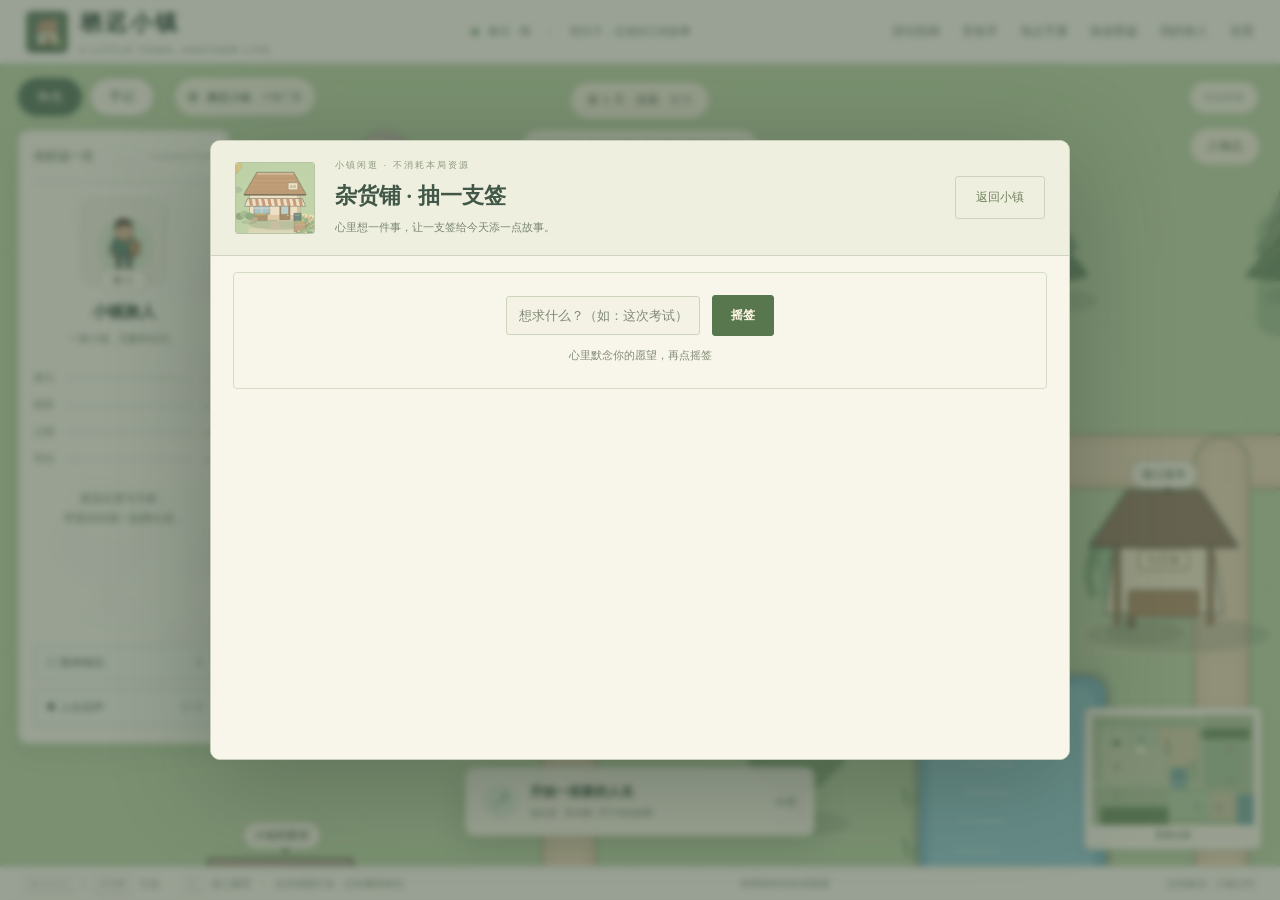
<file: qian.html>
<!DOCTYPE html>
<html lang="zh-CN">
<head>
  <meta charset="UTF-8">
  <meta name="viewport" content="width=device-width, initial-scale=1.0">
  <title>命运抽签 · 人生重启研究所</title>
  <meta name="description" content="输入一个愿望，摇一支签，看看今天的运气。上上签、中平签、下下签——玄学娱乐，开心就好。">
  <link rel="icon" type="image/svg+xml" href="favicon.svg">
  <link rel="stylesheet" href="css/style.css">
<link rel="stylesheet" href="css/tool-theme.css">
<script src="js/tool-entry.js"></script>
</head>
<body>
  <nav class="nav">
    <a href="index.html"><svg viewBox="0 0 24 24" fill="none" stroke="currentColor" stroke-width="1.8" stroke-linecap="round" stroke-linejoin="round"><path d="M4 11l8-7 8 7v9a1 1 0 01-1 1h-5v-6h-4v6H5a1 1 0 01-1-1z"/></svg>首页</a>
    <a href="life.html"><svg viewBox="0 0 24 24" fill="none" stroke="currentColor" stroke-width="1.8" stroke-linecap="round" stroke-linejoin="round"><path d="M21 12a9 9 0 11-3-6.7"/><polyline points="21 4 21 9 16 9"/></svg>人生重开</a>
    <a href="fortune.html"><svg viewBox="0 0 24 24" fill="none" stroke="currentColor" stroke-width="1.8" stroke-linecap="round" stroke-linejoin="round"><path d="M12 3l1.8 5.2L19 10l-5.2 1.8L12 17l-1.8-5.2L5 10l5.2-1.8z"/></svg>今日命运</a>
    <a href="bazi.html"><svg viewBox="0 0 24 24" fill="none" stroke="currentColor" stroke-width="1.8" stroke-linecap="round" stroke-linejoin="round"><path d="M6 3h12l4 6-10 12L2 9z"/><path d="M2 9h20M12 21L8 9l4-6 4 6-4 12"/></svg>命运排盘</a>
    <a href="qian.html" class="active"><svg viewBox="0 0 24 24" fill="none" stroke="currentColor" stroke-width="1.8" stroke-linecap="round" stroke-linejoin="round"><rect x="8" y="4" width="8" height="16" rx="2"/><path d="M11 8h2M11 12h2M11 16h2"/></svg>命运抽签</a>
    <a href="progress.html"><svg viewBox="0 0 24 24" fill="none" stroke="currentColor" stroke-width="1.8" stroke-linecap="round" stroke-linejoin="round"><path d="M3 17l6-6 4 4 8-8"/><path d="M14 7h7v7"/></svg>人生统计</a>
    <a href="pixel-town.html"><svg viewBox="0 0 24 24" fill="none" stroke="currentColor" stroke-width="1.8" stroke-linecap="round" stroke-linejoin="round"><path d="M3 21h18"/><path d="M5 21V9l4-3v15M9 21V6l5-3v18M14 21V10l4 2v9"/></svg>平行世界</a>
  </nav>

  <div class="container">
    <h1 class="title">命运抽签</h1>
    <p class="subtitle">心里想一件事，摇一支签，看看老天怎么说。玄学娱乐，开心就好 🎋</p>

    <!-- 输入区 -->
    <div class="card" style="text-align:center">
      <div class="form-row">
        <input id="wishInput" type="text" placeholder="想求什么？（如：这次考试）" maxlength="30">
        <button class="btn" onclick="drawQian()">🎋 摇签</button>
      </div>
      <p class="muted" style="margin-top:10px">心里默念你的愿望，再点摇签</p>
    </div>

    <!-- 结果区（初始隐藏） -->
    <div class="card" id="resultBox" style="display:none; text-align:center">
      <h2 id="qTitle">你的签</h2>
      <p class="fortune-date" id="qDate"></p>
      <p style="font-size:3.2em; margin:6px 0">🎋</p>
      <p class="qian-level" id="qLevel"></p>
      <p class="qian-poem" id="qPoem"></p>
      <p class="qian-note" id="qNote"></p>
      <div class="btn-row">
        <button class="btn" onclick="copyQian()">📋 复制文案</button>
        <button class="btn ghost" onclick="downloadQian()">🖼️ 下载卡片</button>
        <button class="btn" onclick="drawQian()">🎲 再摇一支</button>
      </div>
    </div>

    <footer>人生重启研究所 · 仅供娱乐 · <a href="privacy.html" style="color:var(--muted)">隐私·免责</a></footer>
  </div>

  <script src="js/qian-data.js"></script>
  <script>
  // ==========================================================
  // 签文数据
  // level: 上上签 / 上吉签 / 中平签 / 下下签
  // kind:  good / blue / amber / bad（对应颜色）
  // ==========================================================
  let lastQian = null;

  // 今天的日期
  function todayStr() {
    const d = new Date();
    return d.getFullYear() + '年' + (d.getMonth() + 1) + '月' + d.getDate() + '日';
  }

  function drawQian() {
    const wish = document.getElementById('wishInput').value.trim() || '心中所想';
    const q = QIAN[Math.floor(Math.random() * QIAN.length)];
    lastQian = { wish, q, date: todayStr() };

    // 签文图鉴：记录抽到的签（仅存本地）
    const idx = QIAN.indexOf(q);
    const tc = Store.get('tujian_qian', []);
    if (idx >= 0 && tc.indexOf(idx) < 0) { tc.push(idx); Store.set('tujian_qian', tc); }

    document.getElementById('qTitle').textContent = '🎋 ' + wish + ' 的签';
    document.getElementById('qDate').textContent = lastQian.date;
    document.getElementById('qLevel').textContent = q.level;
    document.getElementById('qLevel').className = 'qian-level ' + q.kind;
    document.getElementById('qPoem').textContent = '「' + q.poem + '」';
    document.getElementById('qNote').textContent = '解签：' + q.note;

    document.getElementById('resultBox').style.display = 'block';
    document.getElementById('resultBox').scrollIntoView({ behavior: 'smooth' });
  }

  function copyQian() {
    if (!lastQian) return;
    const t = [
      '🎋 抽签祈福',
      '求问：' + lastQian.wish + '（' + lastQian.date + '）',
      lastQian.q.level + '　「' + lastQian.q.poem + '」',
      '解签：' + lastQian.q.note,
      '—— 心诚则灵（大概）'
    ].join('\n');
    navigator.clipboard.writeText(t)
      .then(() => showToast('✅ 签文已复制！'))
      .catch(() => showToast('复制失败，请手动复制：\n\n' + t));
  }

  function downloadQian() {
    if (!lastQian) return;
    const W = 720, H = 520;
    const cv = document.createElement('canvas');
    cv.width = W; cv.height = H;
    const ctx = cv.getContext('2d');
    const g = ctx.createLinearGradient(0, 0, W, H);
    g.addColorStop(0, '#faf6ee'); g.addColorStop(1, '#f3ecdd');
    ctx.fillStyle = g; ctx.fillRect(0, 0, W, H);

    ctx.textAlign = 'center';
    ctx.fillStyle = '#3d3527';
    ctx.font = 'bold 30px "Microsoft YaHei"';
    ctx.fillText('🎋 抽签祈福', W / 2, 70);

    ctx.fillStyle = '#9c9077';
    ctx.font = '18px "Microsoft YaHei"';
    ctx.fillText('求问：' + lastQian.wish + '　·　' + lastQian.date, W / 2, 115);

    ctx.fillStyle = kindColor(lastQian.q.kind);
    ctx.font = 'bold 34px "Microsoft YaHei"';
    ctx.fillText(lastQian.q.level, W / 2, 195);

    ctx.fillStyle = '#3d3527';
    ctx.font = '24px "Microsoft YaHei"';
    ctx.fillText('「' + lastQian.q.poem + '」', W / 2, 260);

    ctx.fillStyle = '#6c6350';
    ctx.font = '18px "Microsoft YaHei"';
    wrapText(ctx, '解签：' + lastQian.q.note, W / 2, 330, W - 120, 30);

    ctx.fillStyle = '#b3a88f';
    ctx.font = '16px "Microsoft YaHei"';
    ctx.fillText('—— 心诚则灵（大概）', W / 2, 470);

    const a = document.createElement('a');
    a.href = cv.toDataURL('image/png');
    a.download = '抽签-' + lastQian.date + '.png';
    a.click();
  }

  function kindColor(kind) {
    return { 'lv-great':'#657c50', 'lv-good':'#657c50', 'lv-mid':'#a39265', 'lv-bad':'#a16f59' }[kind] || '#a39265';
  }

  function wrapText(ctx, text, x, y, maxW, lineH) {
    let line = '', lines = [];
    for (const ch of text) {
      if (ctx.measureText(line + ch).width > maxW) { lines.push(line); line = ch; }
      else line += ch;
    }
    lines.push(line);
    lines.forEach((l, i) => ctx.fillText(l, x, y + i * lineH));
  }
  </script>
  <script src="js/store.js"></script>
  <script src="js/sfx.js"></script>
  <script src="js/legacy-nav.js"></script>
  <script src="js/pwa.js"></script>
  <script src="js/ui.js"></script>
  <script>
  // 记住心愿 + 摇签音效（数据仅存本地）
  window.addEventListener('load', function () {
    var el = document.getElementById('wishInput');
    if (el) {
      var v = Store.get('qian_wish', null);
      if (v) el.value = v;
      el.addEventListener('input', function () { Store.set('qian_wish', el.value.trim()); });
    }
    var btn = document.querySelector('.form-row .btn'); if (btn) btn.addEventListener('click', function () { playSfx('good'); });
  });
  </script>
  <!-- 底部 Tab -->
  <nav class="tabbar">
    <a href="index.html"><span class="ic">🏠</span><span>首页</span></a>
    <a href="index.html#tujian"><span class="ic">📖</span><span>图鉴</span></a>
    <a class="tab-center" href="index.html#lab"><span class="cta"><span class="star">✨</span>🎮</span><span class="lbl">命运实验室</span></a>
    <a href="index.html#me"><span class="ic">🪪</span><span>我的</span></a>
  </nav>
</body>
</html>
</file>
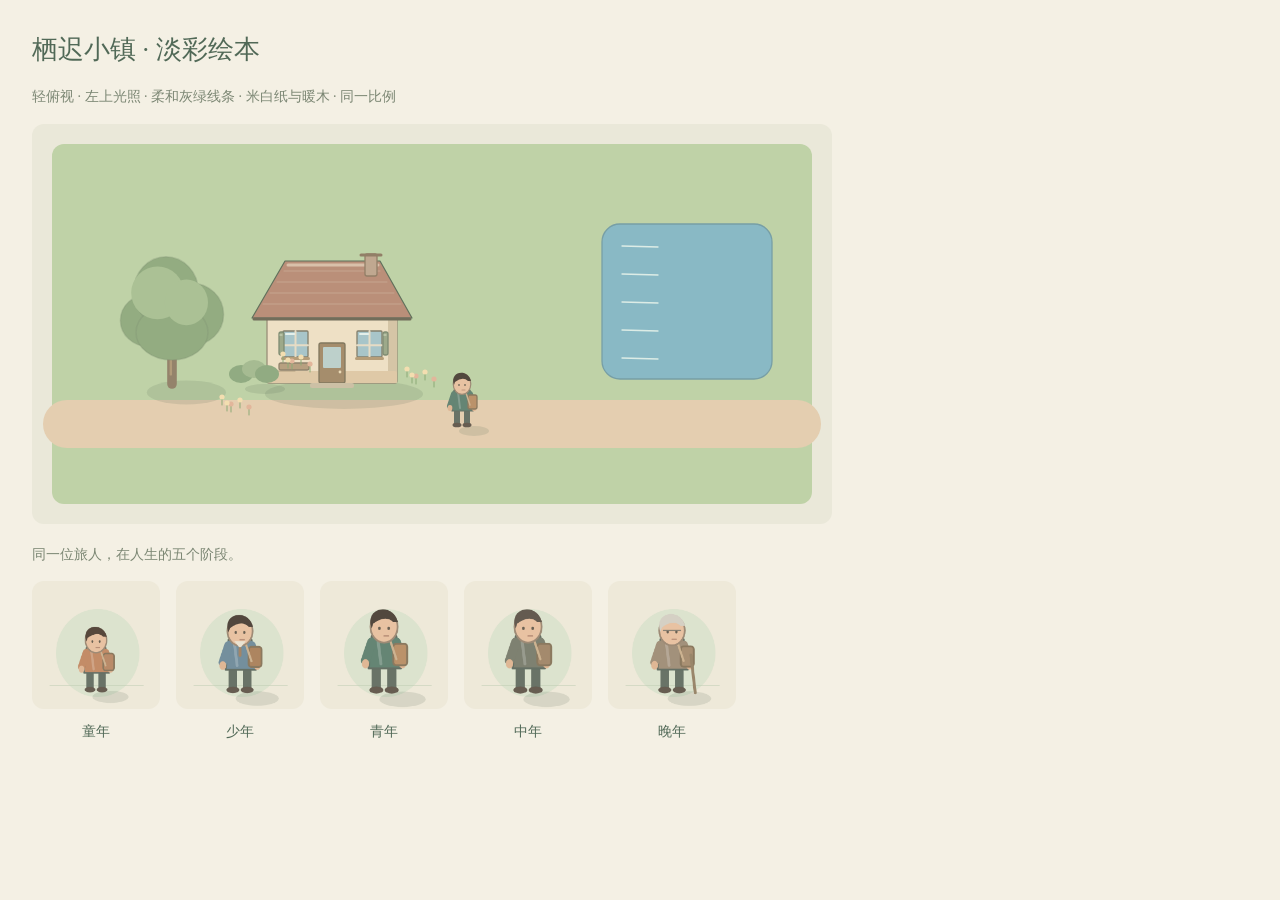
<file: assets/town/style-study.html>
<!doctype html><html lang="zh-CN"><meta charset="UTF-8"><meta name="viewport" content="width=device-width"><title>栖迟小镇 · 淡彩绘本美术样张</title><style>body{margin:32px;background:#f4f0e4;color:#516957;font:14px 'Microsoft YaHei';}h1{font:26px SimSun}canvas{max-width:100%;height:auto;border-radius:12px}p{color:#7c8774;line-height:1.8}.ages{display:flex;gap:16px;flex-wrap:wrap}.ages figure{margin:0;text-align:center}.ages img{width:128px;border-radius:12px}.ages figcaption{padding:10px}</style><h1>栖迟小镇 · 淡彩绘本</h1><p>轻俯视 · 左上光照 · 柔和灰绿线条 · 米白纸与暖木 · 同一比例</p><canvas id="study" width="800" height="400" aria-label="住宅、树、旅人、道路和水体画风样张"></canvas><p>同一位旅人，在人生的五个阶段。</p><div class="ages" id="ages"></div><script src="../../js/town-renderer.js"></script><script>TownRenderer.study(document.getElementById('study'));for(let stage=0;stage<5;stage++){const f=document.createElement('figure'),img=document.createElement('img'),label=document.createElement('figcaption');img.src=TownRenderer.portrait(stage);img.alt=label.textContent=TownRenderer.appearance(stage).name;f.append(img,label);document.getElementById('ages').append(f);}</script></html>
</file>
<file: css/game-loading.css>
.game-boot{position:fixed;inset:0;z-index:10000;display:grid;place-items:center;background:#ecece3;color:#34463c;transition:opacity .28s ease; font-family:'Microsoft YaHei','Segoe UI',sans-serif}
.game-boot-card{text-align:center;padding:36px 24px;max-width:440px}
.game-boot-logo{width:88px;height:88px;image-rendering:pixelated;margin-bottom:24px;filter:drop-shadow(4px 5px 0 #d8dccd)}
.game-boot h1{font:600 30px 'SimSun',serif;letter-spacing:5px;margin:0 0 12px}
.game-boot-tagline{font-size:12px;color:#838b7c;line-height:1.8;margin:0 0 32px}
.game-boot-status{font-size:12px;line-height:1.8;margin:14px 0 0;color:#6c805f}
.game-boot-dots{display:flex;gap:7px;justify-content:center;height:10px}
.game-boot-dots i{width:7px;height:7px;background:#82966b;animation:boot-pulse 1.2s ease-in-out infinite}
.game-boot-dots i:nth-child(2){animation-delay:.15s}.game-boot-dots i:nth-child(3){animation-delay:.3s}
.game-boot-retry{margin-top:20px;padding:10px 18px;background:#58774e;border:1px solid #58774e;border-radius:3px;color:#fff8e5;cursor:pointer;font:inherit;font-size:12px}
.game-boot-retry[hidden]{display:none}.game-boot.leaving{opacity:0;pointer-events:none}
.game-booting dialog[open],.game-booting dialog::backdrop{visibility:hidden}
@keyframes boot-pulse{0%,70%,100%{opacity:.3;transform:translateY(0)}35%{opacity:1;transform:translateY(-4px)}}
@media(prefers-reduced-motion:reduce){.game-boot{transition:none}.game-boot-dots i{animation:none}}
</file>
<file: css/game-desktop.css>
:root{color-scheme:light;--bg:#ecece3;--surface:#f9f8ef;--surface-2:#eeeee4;--border:#d9dccf;--text:#34463c;--muted:#838b7c;--primary:#55785b;--accent-soft:#e5ebde;--danger:#b56e55;--secondary:#b8975f;--display:'Noto Serif SC','SimSun',serif}

*{box-sizing:border-box;margin:0;padding:0}
body{font-family:'Microsoft YaHei','Segoe UI',sans-serif;font-size:13px;color:var(--text);background:var(--bg);min-width:1040px}
button,a{touch-action:manipulation}
button,input{font:inherit}
button{cursor:pointer}
a{color:inherit;text-decoration:none}
button:focus-visible,a:focus-visible{outline:2px solid #b8975f;outline-offset:4px}
.hidden{display:none!important}
.muted{color:var(--muted);font-size:12px;line-height:1.8}
.game-shell{height:100dvh;min-height:650px;display:flex;flex-direction:column;background:radial-gradient(ellipse at 50% 30%,#f8f6ec,transparent 60%)}
.game-header{height:80px;flex:none;padding:0 32px;display:flex;align-items:center;justify-content:space-between;gap:24px;border-bottom:1px solid var(--border)}
.brand{display:flex;align-items:center;gap:12px;font:600 22px var(--display);letter-spacing:3px}
.brand small{font:9px 'Segoe UI',sans-serif;letter-spacing:2px;display:block;margin-top:7px;color:var(--muted)}
.brand-mark{background:var(--primary);color:#f3f0dd;width:42px;height:45px;display:grid;place-items:center;border-radius:13px 13px 3px 3px;font-size:24px}
.brand img.brand-mark{height:42px;border-radius:6px;image-rendering:pixelated}
.header-center{display:flex;align-items:center;gap:10px;color:var(--muted);font-size:11px}
.live-dot{display:inline-block;flex:none;width:6px;height:6px;border-radius:50%;background:#779673;box-shadow:0 0 0 3px #77967318}
.header-divider{margin:0 8px;color:#c4c9bb}
.game-header nav{display:flex;align-items:center;gap:22px;font-size:11px}
.game-header nav button{background:none;border:0;color:var(--muted)}
.game-header nav a{border:1px solid var(--border);padding:9px 12px;border-radius:4px}
.game-layout{display:grid;grid-template-columns:218px minmax(0,1fr) 242px;gap:20px;padding:22px 26px 14px;flex:1;min-height:0}
.panel{background:#f8f7ee;border:1px solid var(--border);border-radius:6px;box-shadow:0 4px 16px #35473604}
.panel-kicker{display:flex;justify-content:space-between;font-size:12px;border-bottom:1px solid var(--border);padding-bottom:16px;color:#576750}
.panel-kicker span{font-size:8px;letter-spacing:1.4px;color:#9aa08d;align-self:center}
.character-pane{padding:20px 17px;display:flex;flex-direction:column;overflow:auto}
.portrait-frame{width:112px;height:116px;margin:23px auto 16px;padding:7px;background:#eff0e3;border:1px solid #ced6c4;position:relative;box-shadow:4px 4px 0 #e6e8d9}
.portrait-frame img{width:100%;height:100%;image-rendering:pixelated}
.portrait-badge{position:absolute;bottom:-8px;left:50%;transform:translateX(-50%);padding:4px 12px;background:#f5f2e5;border:1px solid #d0d7c4;white-space:nowrap;font-size:9px;letter-spacing:2px}
.character-pane h1{font:600 16px var(--display);text-align:center;margin:7px 0}
.character-pane>#characterSubtitle{text-align:center;font-size:10px;margin-bottom:20px}
.run-context{font-size:10px;color:var(--muted);line-height:1.7;border-top:1px dashed var(--border);padding-top:13px;margin-bottom:12px}
.resource-grid{display:flex;flex-direction:column;gap:13px}
.resource{display:grid;grid-template-columns:1fr 35px;align-items:center;gap:6px}
.resource small{font-size:10px;color:var(--muted)}
.resource b{font-size:12px;text-align:right;font-weight:500}
.resource .meter{grid-column:1/-1;height:4px;background:#e6e8dc;border-radius:2px;overflow:hidden}
.resource .meter span{display:block;height:100%;background:#78947b}
.resource:nth-child(2) .meter span{background:#b6a16c}
.resource:nth-child(3) .meter span{background:#c68f71}
.resource:nth-child(4) .meter span{background:#899fb0}
.resource.low b{color:var(--danger)}
.section-label{display:block;text-transform:uppercase;font-size:10px;letter-spacing:1px;color:var(--muted)}
.character-pane .section-label{margin:22px 0 10px}
.run-talents{display:flex;flex-wrap:wrap;gap:6px}
.run-talents span{font-size:10px;background:#e9edde;border:1px solid #d8dfcd;border-radius:3px;padding:6px 7px}
.text-button{background:none;border:none;color:var(--primary);font-size:11px;display:inline-block;margin-top:16px}
.character-bottom{margin-top:auto;padding-top:22px;display:flex;flex-direction:column;gap:8px}
.utility-button{display:flex;justify-content:space-between;align-items:center;border:1px solid var(--border);background:#f0f0e5;border-radius:3px;color:#67765c;padding:10px 11px;font-size:11px}
.utility-button:hover{background:#e5ebda}
.utility-button span{color:#969c8b;font-size:10px}
.empty-resource{display:flex;align-items:center;gap:12px;margin:13px 0;color:var(--muted);font-size:10px}
.empty-resource i{flex:1;height:3px;background:#e4e7d8}
.empty-resource b{font-weight:400}
.empty-resource~p{margin:23px 0;text-align:center;font-size:11px}
.world-pane{display:flex;flex-direction:column;min-width:0;min-height:0}
.world-heading{display:flex;justify-content:space-between;align-items:center;height:39px;flex:none;font-size:11px}
.world-heading>div{display:flex;align-items:center;gap:10px}
.world-heading strong{font-weight:500}
.world-heading .muted{font-size:10px}
.location-dot{width:8px;height:8px;border:2px solid #748c6a;transform:rotate(45deg)}
.world-coordinate{color:#949c8c;font-size:9px;letter-spacing:1px}
.world-stage{flex:1;min-height:0;display:grid;place-items:center;background:#c4d3b2;border:1px solid #aebe9f;border-radius:6px;overflow:hidden;position:relative;box-shadow:inset 0 0 50px #364e3020}
.world-stage:before{content:'';position:absolute;inset:0;background:linear-gradient(180deg,#e5e7c638,transparent 70%);pointer-events:none}
.world-viewport{width:100%;aspect-ratio:10/7;max-height:100%;position:relative}
.world-viewport canvas{width:100%;height:100%;display:block;image-rendering:pixelated}
.world-viewport canvas{cursor:crosshair}.world-viewport canvas:focus-visible{outline:2px solid #82966b;outline-offset:-2px}
.world-caption{pointer-events:none}
.nearby-interaction,.walk-status{position:absolute;left:50%;bottom:16px;transform:translateX(-50%);z-index:2;white-space:nowrap;border-radius:3px;background:#f8f6e9f5;border:1px solid #a9ba94;color:#45653c;box-shadow:0 3px 0 #526b3930;font-size:11px;padding:12px 18px}
.nearby-interaction:hover{background:#e4ecd8}.walk-status{pointer-events:none;font-size:10px;color:#708162;padding:10px 14px}
.nearby-interaction[hidden],.walk-status[hidden]{display:none}.world-viewport.has-nearby .launch-card,.world-viewport.is-walking .launch-card{visibility:hidden}
.place-pin.nearby{outline:2px solid #f9f0cf;outline-offset:3px}.place-pin.walking-to{box-shadow:0 0 0 3px #8fa67c}
.scene-places{position:absolute;inset:0;pointer-events:none}
.place-pin{position:absolute;transform:translate(-50%,-100%);border:1px solid #f1efce77;background:#405341ed;color:#faf3d5;border-radius:3px;padding:6px 11px;white-space:nowrap;font-size:10px;pointer-events:auto;box-shadow:0 3px 0 #21322330;display:flex;align-items:center;gap:7px;transition:background .15s,box-shadow .15s}
.place-pin:hover{background:#334631;box-shadow:0 0 0 3px #fff6c150}
.place-pin.available{background:#fff4ce;color:#4f5a3b;border-color:#bbab72;box-shadow:0 3px 0 #6c774a4d}
.place-pin.available:before{content:'';width:5px;height:5px;background:#658952;border-radius:50%;box-shadow:0 0 0 3px #6c8a511a}
.place-pin:after{content:'';position:absolute;top:100%;left:50%;border:4px solid transparent;border-top-color:#405341}
.place-pin.available:after{border-top-color:#bbab72}
.world-caption{position:absolute;top:18px;left:18px;background:#f6f4e6e8;box-shadow:0 3px 12px #53614512;border:1px solid #eeeacf;padding:9px 12px;font-size:10px;display:flex;gap:10px;align-items:center;border-radius:3px;max-width:80%}
.launch-card{position:absolute;left:50%;bottom:19px;transform:translateX(-50%);display:flex;align-items:center;gap:13px;min-width:300px;background:#f8f6e9f5;border:1px solid #d8d4b8;box-shadow:0 8px 30px #304c3130;border-radius:5px;text-align:left;padding:15px 18px;color:var(--text)}
.launch-card:hover{background:#fffae8}
.launch-symbol{width:33px;height:33px;background:#e0e7d6;color:#67805d;display:grid;place-items:center;font-size:21px;border-radius:50%}
.launch-card strong{font:600 13px var(--display);display:block}
.launch-card small{display:block;font-size:9px;color:var(--muted);margin-top:6px}
.launch-card>b{margin-left:auto;font-size:10px;font-weight:400;color:var(--primary)}
.journey-bar{display:flex;align-items:center;justify-content:space-between;padding:17px 0 13px;gap:16px}
.stage-track{display:flex;gap:15px;flex:1}
.stage-track span{display:flex;align-items:center;gap:7px;font-size:10px;color:#a0a692;white-space:nowrap}
.stage-track span:before{content:'';width:5px;height:5px;border:1px solid #a5ae96;border-radius:50%}
.stage-track span.current{color:var(--primary)}
.stage-track span.current:before{background:#68845d;border-color:#68845d;box-shadow:0 0 0 3px #79916b1f}
.stage-track span.done:before{background:#a6b394}
#journeyProgress{font-size:9px;color:var(--muted);white-space:nowrap}
.route-console,.idle-console{border:1px solid var(--border);border-radius:5px;background:#f8f7ee;min-height:76px;padding:12px 14px;display:flex;align-items:center;justify-content:space-between;gap:12px}
.route-console>div:first-child{min-width:82px}
.route-console strong{display:block;font-size:11px;margin-top:8px;font-weight:400}
.route-grid{display:flex;gap:7px}
.route-grid .pick-card{padding:9px 10px;border-radius:3px;display:flex;flex-direction:row;align-items:center;gap:6px;background:#edf0e2;min-width:84px}
.route-grid .pick-card strong{font-size:11px;margin:0}
.route-grid .pick-card .icon{font-size:13px}
.route-grid .pick-card p{display:none}
.idle-console{justify-content:center;flex-direction:column;gap:9px;color:#6d8064;font:12px var(--display)}
.idle-console small{font:10px 'Microsoft YaHei',sans-serif;color:var(--muted)}
.journal-pane{padding:20px 18px;display:flex;flex-direction:column;overflow:auto}
.journal-date{margin:25px 0 14px}
.journal-date>span{display:block;font-size:9px;letter-spacing:2px;color:#a19777;margin-bottom:9px}
.journal-date strong{font:600 17px var(--display);line-height:1.6}
.journal-pane>p{font-size:11px;line-height:2.1;color:var(--muted);padding-bottom:22px;border-bottom:1px dashed var(--border)}
.history{list-style:none;flex:1;padding:12px 0}
.history li{position:relative;font-size:10px;line-height:1.9;color:#7c8473;padding:8px 0 12px 14px;border-left:1px solid #d5ddc9}
.history li:before{content:'';position:absolute;left:-3px;top:13px;width:5px;height:5px;background:#9cab87;border-radius:50%}
.history li:last-child{color:var(--text)}
.journal-bottom{margin-top:18px;text-align:center;border-top:1px dashed var(--border);padding-top:20px;font:11px/2 var(--display);color:#a3aa96}
.ink-mark{font-size:22px;color:#aab69a;display:block;margin-bottom:7px}
.game-footer{height:44px;display:flex;align-items:center;justify-content:space-between;gap:15px;flex:none;padding:0 28px;color:#8d9483;font-size:9px;border-top:1px solid var(--border)}
.game-footer>div{display:flex;align-items:center;gap:8px}
.game-footer kbd{font:8px 'Segoe UI',sans-serif;letter-spacing:1px;border:1px solid #d5d9ca;border-bottom-width:2px;padding:3px 5px;border-radius:3px}
.game-footer>div>span{margin:0 3px;color:#c0c7b3}
.game-dialog{border:1px solid #c7cfbb;background:#f8f6eb;color:var(--text);border-radius:7px;box-shadow:0 20px 100px #21332355;width:620px;max-width:calc(100vw - 40px);max-height:85dvh;overflow:auto;padding:34px 36px;margin:auto;scrollbar-width:thin;scrollbar-color:#c5ceb6 transparent}
.game-dialog::backdrop{background:#243b2c70;backdrop-filter:blur(3px)}
.dialog-close{position:absolute;top:12px;right:14px;width:27px;height:27px;color:#859074;background:#eff0e1;border:1px solid #d9ddcd;border-radius:50%;font:20px 'Segoe UI',sans-serif;z-index:2}
.game-dialog h2{font:600 25px/1.6 var(--display);margin:4px 0 12px}
.eyebrow{font-size:9px;letter-spacing:2px;color:#8c987d;margin:5px 0 12px}
.dialog-lead{font-size:12px;line-height:1.9;color:var(--muted);margin-bottom:23px}
.setup-dialog{width:860px}
.step-heading{display:flex;align-items:center;gap:10px;margin:22px 0 12px}
.step-heading>span{font:11px var(--display);color:#9ba98e}
.step-heading h3{font:600 14px var(--display)}
.step-heading small{margin-left:auto;color:var(--muted);font-size:10px}
.origin-grid{display:grid;grid-template-columns:repeat(3,1fr);gap:10px}
.talent-grid{display:grid;grid-template-columns:repeat(2,1fr);gap:10px;margin-top:12px}
.pick-card{display:flex;flex-direction:column;gap:8px;background:#efefe3;color:var(--text);border:1px solid #d8ddca;padding:15px;text-align:left;border-radius:4px}
.pick-card .icon{font-size:19px}
.pick-card strong{font:600 13px var(--display)}
.pick-card p,.pick-card small{font-size:10px;color:var(--muted);line-height:1.9}
.pick-card:hover{border-color:#90a37e}
.pick-card.selected{background:#e3ebd9;border-color:#7c9766;box-shadow:inset 0 0 0 1px #7c9766}
.btn{display:inline-flex;align-items:center;justify-content:center;padding:12px 20px;background:#58774e;color:#fff8e6;border:1px solid #58774e;border-radius:3px;font:12px 'Microsoft YaHei',sans-serif;cursor:pointer}
.btn:hover{background:#45653b}
.btn.ghost{background:transparent;color:#71835f;border-color:#ccd5bc}
.btn.ghost:hover{background:#e9eddd}
.btn:disabled{opacity:.4;cursor:not-allowed}
.btn-row{display:flex;flex-wrap:wrap;gap:8px;margin-top:18px}
.begin-run{width:100%;margin:22px 0 12px}
#unlockNote{font-size:10px;line-height:1.9}
.inset{background:#e9eddf;border:1px solid var(--border);padding:20px;border-radius:4px}
.inset p{margin-top:10px;color:var(--muted);font-size:12px;line-height:1.9}
.event-dialog{padding-top:0;overflow:auto}
.dialog-art{height:110px;margin:0 -36px 25px;background:#c8d5bb;position:relative;overflow:hidden;border-bottom:1px solid #b7c7a6}
.dialog-art>span:first-child{position:absolute;left:35px;top:40px;z-index:1;font:14px var(--display);color:#506749;letter-spacing:2px}
.art-moon{position:absolute;width:42px;height:42px;border-radius:50%;background:#f5edc8;right:74px;top:18px}
.art-hill{position:absolute;right:-20px;bottom:-40px;width:300px;height:100px;background:#90aa7a;border-radius:50% 50% 0 0;transform:rotate(-8deg)}
.art-house{position:absolute;width:34px;height:34px;right:96px;bottom:0;background:#f0dfb5;border:4px solid #837754;border-top:12px solid #a87656}
.story-text{font-size:13px;line-height:2;color:#77816c;margin:16px 0 22px}
.choice-list{display:flex;flex-direction:column;gap:9px}
.choice{display:flex;flex-direction:column;gap:7px;text-align:left;background:#eeeee0;border:1px solid #d7ddc8;border-radius:4px;color:var(--text);padding:13px 16px}
.choice:hover{background:#e4ebd8;border-color:#91a67d}
.choice strong{font-size:12px;font-weight:500}
.choice small{white-space:pre-line;color:var(--muted);font-size:10px;line-height:1.8}
.choice-note{font-size:9px;color:#a0a88f;margin-top:14px}
.delta-tag{display:inline-block;background:#e4ebd7;border:1px solid #d2ddc2;padding:7px 10px;margin:0 6px 12px 0;font-size:11px;border-radius:3px;color:#6a8359}
.delta-tag.negative{background:#f0e4d5;color:#ac7955;border-color:#e6d9c7}
.ending-card{text-align:center}
#endingIcon{font-size:45px;margin:14px}
#endingUnlock{font-size:12px;line-height:1.9;color:var(--primary)}
.ending-card .btn-row{justify-content:center}
.collection-dialog{width:820px}
#endings{display:grid;grid-template-columns:repeat(2,1fr);gap:12px;margin:20px 0}
.ending-entry{background:#edf0e1;border:1px solid #d7dfc8;padding:18px;border-radius:4px}
.ending-entry.locked{background:#f0eee2}
.ending-entry h3{font:600 13px/1.8 var(--display)}
.ending-entry p{font-size:11px;line-height:1.9;color:var(--muted);margin-top:9px}
.help-grid{display:grid;grid-template-columns:1fr 1fr;gap:18px;margin:24px 0}
.help-grid p{font-size:12px;color:var(--muted);line-height:1.9}
.help-grid strong{display:block;color:var(--text);font:600 14px var(--display);margin-bottom:8px}
#bagItems .ending-entry{margin-top:12px}
.toast{position:fixed;bottom:70px;left:50%;transform:translate(-50%,12px);padding:12px 22px;background:#40583d;color:#fff6e2;border:1px solid #c4d1b5;border-radius:4px;font-size:12px;opacity:0;transition:.2s;z-index:10000;pointer-events:none}
.toast.show{opacity:1;transform:translate(-50%,0)}
.small-screen-note{display:none}
@media(min-width:1600px){.game-layout{grid-template-columns:250px minmax(0,1fr) 280px;padding:26px 36px 20px;gap:26px}
.character-pane,.journal-pane{padding:24px}
.game-header{height:88px;padding:0 40px}
.portrait-frame{width:140px;height:144px;margin-top:32px}
.character-pane h1{font-size:18px}
.place-pin{font-size:12px;padding:8px 14px}
.resource-grid{gap:18px}
.journal-pane>p,.history li{font-size:12px}
.game-footer{height:52px}
.route-console,.idle-console{min-height:86px}
.route-grid .pick-card{min-width:110px}
}
@media(max-width:1150px){.game-layout{grid-template-columns:186px minmax(0,1fr) 204px;gap:12px;padding:14px}
.game-header{padding:0 20px}
.header-center{display:none}
.stage-track{gap:10px}
.character-pane,.journal-pane{padding:16px 12px}
.place-pin{padding:5px 8px;font-size:9px}
.game-footer{padding:0 15px;font-size:8px}
.route-console{padding:10px;gap:6px}
.route-grid .pick-card{min-width:72px;padding:9px 7px}
.world-heading .muted{display:none}
}
@media(max-width:900px){.small-screen-note{display:block;background:#e4e9d8;color:#657850;padding:10px 14px;font-size:11px;width:100vw;position:sticky;left:0}
.game-shell{height:calc(100dvh - 34px)}
body{overflow-x:auto}
}
@media(prefers-reduced-motion:reduce){*{scroll-behavior:auto!important;transition:none!important}
}

.world-stage{container-type:size}

.world-viewport{width:min(100cqw,142.857cqh);height:min(70cqw,100cqh);max-height:none;min-width:0;min-height:0}

.resource small{font-size:11px}
.resource b{font-size:13px}
.run-context{font-size:11px}
.journal-pane>p,.history li{font-size:12px}
.stage-track span{font-size:11px}
.place-pin{font-size:11px}
.world-caption{font-size:11px}
.game-header nav{font-size:12px}
.game-header nav button{font-size:12px}
.game-footer{font-size:10px}

.character-pane,.journal-pane { scrollbar-width:thin; scrollbar-color:#c3ccb5 transparent; }
@media (max-height:820px) {
 .character-pane { padding:14px 16px; }
 .character-pane .panel-kicker { padding-bottom:12px; }
 .portrait-frame { width:90px; height:94px; margin:14px auto 12px; }
 .character-pane>#characterSubtitle { margin-bottom:14px; }
 .resource-grid { gap:10px; }
 .character-pane .section-label { margin-top:14px; }
 .character-bottom { padding-top:14px; }
}

@media (max-height:820px) {
 .portrait-frame { width:82px; height:86px; }
 .character-bottom .utility-button { padding-block:8px; }
}

/* One game window vocabulary across journeys, buildings and leisure activities. */
.pixel-icon { width:18px; height:18px; flex:none; vertical-align:middle; }
.pick-card>.pixel-icon { width:26px; height:26px; }
.resource small,.run-talents>span,.ending-entry h3 { display:flex; align-items:center; gap:7px; }
.run-talents>span { padding:6px 7px; }.run-talents>span>b { font-weight:400; }
.run-talents .pixel-icon { width:13px; height:13px; }
.route-grid .pick-card>.pixel-icon { width:16px; height:16px; }
.ending-entry h3 .pixel-icon { width:21px; height:21px; }
#endingIcon .pixel-icon { width:64px; height:64px; }
.dialog-art { background:#bbcda5; height:130px; }
.dialog-art>img { position:absolute; right:38px; bottom:-12px; width:200px; height:180px; image-rendering:pixelated; }
.place-intro { display:grid; grid-template-columns:140px 1fr; gap:24px; align-items:center; margin:16px 0 24px; }
.place-intro img { width:140px; height:126px; image-rendering:pixelated; border:1px solid #aabb98; border-radius:3px; }
.place-intro .story-text { margin:0; }
.place-actions { display:flex; flex-direction:column; gap:10px; }
.place-action { padding:16px; display:flex; align-items:center; gap:12px; background:#eeeede; border:1px solid #d4ddc4; border-radius:4px; color:var(--text); text-align:left; font-size:13px; }
.place-action small { margin-left:auto; font-size:10px; color:var(--muted); }
.place-action.primary { background:#e2ead6; border-color:#99ad84; }
.place-action:hover { border-color:#869b71; background:#e4ebd8; }
.game-footer>button { font:inherit; background:none; border:0; color:inherit; }
.tool-dialog { width:1040px; height:88dvh; max-height:88dvh; padding:0; overflow:hidden; }
.tool-dialog[data-tool="qian"],.tool-dialog[data-tool="progress"] { width:860px; height:72dvh; max-height:620px; }
.tool-dialog[open] { display:flex; flex-direction:column; }
.tool-heading { display:flex; align-items:center; gap:20px; background:#efefdf; border-bottom:1px solid #cdd6bd; padding:18px 24px; flex:none; }
.tool-heading>img { width:80px; height:72px; image-rendering:pixelated; border:1px solid #b7c5a4; border-radius:3px; }
.tool-heading>div { flex:1; }.tool-heading h2 { font-size:22px; margin:0 0 5px; }.tool-heading p:last-child { font-size:11px; color:var(--muted); line-height:1.7; }
.tool-heading .eyebrow { font-size:9px; margin:0 0 6px; }
.tool-dialog iframe { border:0; width:100%; flex:1; min-height:0; background:#f8f6eb; }
.tool-loading { position:absolute; top:150px; left:0; width:100%; padding:50px; text-align:center; background:#f8f6eb; color:var(--muted); font-size:12px; pointer-events:none; }
.atlas-tabs { display:flex; flex-wrap:wrap; gap:8px; margin:20px 0; }
.atlas-tabs button { border:1px solid #d3dcc4; border-radius:3px; color:#869377; padding:10px 14px; background:#f1f1e5; font-size:11px; }
.atlas-tabs button[aria-pressed="true"] { background:#dfe8d3; border-color:#8ca476; color:#4d6941; }
.atlas-grid { display:grid; grid-template-columns:repeat(2,minmax(0,1fr)); gap:12px; margin-bottom:24px; }
.atlas-entry { border:1px solid #d2dbc2; background:#eaf0de; padding:18px; border-radius:4px; }
.atlas-entry.locked { background:#efeee1; }
.atlas-entry h3 { display:flex; align-items:center; gap:10px; font:600 14px var(--display); }
.atlas-entry p { font-size:12px; line-height:1.9; color:var(--muted); white-space:pre-line; margin-top:14px; }
.directory-dialog { width:870px; }.directory-grid { display:grid; grid-template-columns:repeat(3,1fr); gap:16px; }
.directory-place { display:flex; flex-direction:column; gap:10px; background:#efefdf; border:1px solid #d0dac0; color:var(--text); border-radius:4px; padding:12px; text-align:left; }
.directory-place img { width:100%; height:114px; object-fit:cover; image-rendering:pixelated; border-radius:2px; }
.directory-place strong { font:600 14px var(--display); }.directory-place small { font-size:11px; color:var(--muted); }
.directory-place.available { border-color:#93aa7b; background:#e4ecd7; }.directory-place:hover { border-color:#839b6c; }
.profile-stats { display:grid; grid-template-columns:repeat(4,1fr); gap:12px; margin:26px 0; }
.profile-stats>div { padding:16px 10px; border:1px solid #d4ddc4; border-radius:4px; text-align:center; background:#eeefdf; }
.profile-stats small { display:block; color:var(--muted); font-size:10px; }.profile-stats strong { display:block; font:600 23px var(--display); margin-top:10px; color:#667e55; }
#travellerForm { display:flex; flex-direction:column; gap:18px; }#travellerForm label { display:flex; flex-direction:column; gap:10px; font-size:12px; color:#748367; }
#travellerForm input { background:#f1f1e3; border:1px solid #cbd6ba; color:var(--text); padding:13px; border-radius:3px; font:13px 'Microsoft YaHei',sans-serif; }
.form-feedback { font-size:12px; color:var(--primary); line-height:1.8; }#travellerForm>.btn { align-self:flex-start; }
</file>
<file: css/game-modes.css>
.mobile-hud,.mobile-nav{display:none}.place-pin[hidden],.map-event-marker[hidden]{display:none}
.map-events{position:absolute;inset:0;pointer-events:none}.map-event-marker{position:absolute;transform:translate(-50%,-50%);width:30px;height:30px;pointer-events:auto;border:2px solid #f8f2d1;background:#aa7955;color:#fff5dc;border-radius:5px;font:600 18px SimSun;box-shadow:0 3px 0 #5d654333;z-index:1}.map-event-marker:hover{background:#86663f}
.mini-map{position:absolute;right:12px;bottom:12px;padding:5px;background:#f2efdbed;border:1px solid #a9b891;border-radius:3px;z-index:2;color:#647450;font-size:9px}.mini-map canvas{width:162px;height:110px}.mini-map span{display:block;text-align:center;margin-top:4px}.event-mode-button{position:absolute;top:16px;right:52px;border:0;background:#efefdf;color:#6c805f;font-size:10px;padding:7px;border-radius:3px;z-index:2}
.settings-dialog{width:640px}.mode-choices{border:1px solid #d5ddc5;padding:16px;display:flex;gap:12px;margin:18px 0}.mode-choices legend{color:#58774e;padding:0 6px;font-size:12px}.mode-choices label{display:flex;align-items:center;gap:8px;min-height:44px;flex:1;font-size:12px;cursor:pointer}.mode-choices input[type=radio]{width:16px;height:16px;accent-color:#58774e;padding:0;margin:0}.menu-grid,.overview-areas{display:grid;grid-template-columns:repeat(3,1fr);gap:10px;margin-top:24px}.menu-grid button,.overview-areas button{min-height:44px;padding:10px;border:1px solid #d0d9c1;background:#ecefdf;border-radius:3px;color:#58774e;font-size:12px}.overview-dialog{width:800px}.overview-dialog canvas{display:block;width:100%;height:auto;margin:20px 0;border:1px solid #b4c29e;border-radius:4px}.overview-areas{grid-template-columns:repeat(2,1fr);margin-top:16px}.mobile-sheet .panel{border:0;background:none;box-shadow:none;padding:0;overflow:visible}.mobile-sheet .character-pane,.mobile-sheet .journal-pane{display:flex!important}.mobile-sheet .history{max-height:none}.mobile-sheet .journal-bottom{display:none}
html[data-display-mode=desktop] .game-shell{height:100dvh}html[data-display-mode=desktop] body{min-width:1040px}
html[data-display-mode=mobile] body{min-width:0;overflow:hidden;background:#ecece3}
html[data-display-mode=mobile] .small-screen-note{display:none}
html[data-display-mode=mobile] .game-shell{height:100dvh;min-height:0;max-width:960px;margin:auto;padding-top:env(safe-area-inset-top);position:relative}
html[data-display-mode=mobile] .game-header{height:52px;min-height:52px;padding:0 14px;gap:12px;border-bottom:0}
html[data-display-mode=mobile] .brand{font-size:19px;gap:8px;letter-spacing:2px}html[data-display-mode=mobile] .brand small{display:none}html[data-display-mode=mobile] .brand img.brand-mark{width:30px;height:30px}
html[data-display-mode=mobile] .header-center,html[data-display-mode=mobile] .game-header nav button:not(#settingsBtn){display:none}
html[data-display-mode=mobile] .game-header nav{gap:0}html[data-display-mode=mobile] #settingsBtn{min-height:44px;min-width:48px;font-size:12px}
html[data-display-mode=mobile] .mobile-hud{display:flex;justify-content:space-around;align-items:center;min-height:52px;width:100%;border:0;border-top:1px solid #d9dccf;border-bottom:1px solid #d9dccf;background:#f6f4e9;color:#778567}
html[data-display-mode=mobile] .mobile-hud span{display:flex;flex-direction:column;gap:3px;font-size:10px}html[data-display-mode=mobile] .mobile-hud b{color:#34463c;font-size:16px;font-weight:500}
html[data-display-mode=mobile] .game-layout{display:flex;flex-direction:column;padding:0 10px 8px;gap:0;min-height:0;flex:1}
html[data-display-mode=mobile] .game-layout>.character-pane,html[data-display-mode=mobile] .game-layout>.journal-pane{display:none}
html[data-display-mode=mobile] .world-pane{flex:1;min-height:0}html[data-display-mode=mobile] .world-heading{height:32px;font-size:10px;gap:6px}html[data-display-mode=mobile] .world-heading .muted{display:none}
html[data-display-mode=mobile] .world-stage{flex:1;min-height:0;padding:0;border-radius:5px;overflow:hidden}html[data-display-mode=mobile] .world-viewport{width:100%;height:100%;max-height:none;aspect-ratio:auto;min-height:0}
html[data-display-mode=mobile] .world-caption{top:9px;left:9px;font-size:10px;padding:7px 9px;max-width:90%}
html[data-display-mode=mobile] .place-pin{min-height:36px;padding:7px 10px;font-size:11px}html[data-display-mode=mobile] .map-event-marker{width:36px;height:36px}
html[data-display-mode=mobile] .mini-map{display:none}html[data-display-mode=mobile] .nearby-interaction{min-height:44px;font-size:12px;padding:12px 16px;bottom:12px}html[data-display-mode=mobile] .walk-status{font-size:11px;bottom:12px;max-width:90%;overflow:hidden;text-overflow:ellipsis}
html[data-display-mode=mobile] .launch-card{min-width:0;width:calc(100% - 30px);padding:12px;bottom:15px}html[data-display-mode=mobile] .launch-card strong{font-size:12px}html[data-display-mode=mobile] .launch-card small{font-size:10px}
html[data-display-mode=mobile] .journey-bar{height:31px;min-height:31px;font-size:9px}html[data-display-mode=mobile] .stage-track{gap:12px}html[data-display-mode=mobile] .stage-track span{font-size:9px}
html[data-display-mode=mobile] .route-console{min-height:53px;padding:6px 0;background:none;border:0;gap:8px;overflow:hidden;flex-shrink:0}html[data-display-mode=mobile] .route-console>div:first-child{min-width:64px}html[data-display-mode=mobile] .route-console strong{font-size:10px}html[data-display-mode=mobile] .route-grid{overflow:auto;gap:7px;scrollbar-width:none}html[data-display-mode=mobile] .route-grid .pick-card{flex:none;min-width:82px;min-height:44px;padding:8px;font-size:10px}html[data-display-mode=mobile] .route-grid .pixel-icon{width:13px;height:13px}
html[data-display-mode=mobile] .idle-console{display:none}html[data-display-mode=mobile] .game-footer{display:none}
html[data-display-mode=mobile] .mobile-nav{display:flex;flex-shrink:0;justify-content:space-around;gap:4px;min-height:62px;padding:4px 6px calc(6px + env(safe-area-inset-bottom));border-top:1px solid #d3dac5;background:#f5f3e7}
html[data-display-mode=mobile] .mobile-nav button{min-height:48px;flex:1;border:0;border-radius:4px;background:transparent;color:#58774e;font-size:11px}html[data-display-mode=mobile] .mobile-nav button:hover{background:#e7edda}
html[data-display-mode=mobile] .game-dialog{width:calc(100vw - 20px);max-width:680px;max-height:calc(100dvh - 24px - env(safe-area-inset-top) - env(safe-area-inset-bottom));padding:28px 20px;border-radius:8px}
html[data-display-mode=mobile] .dialog-close{width:36px;height:36px;top:8px;right:8px}html[data-display-mode=mobile] .event-mode-button{right:50px;top:11px;min-height:30px}
html[data-display-mode=mobile] .game-dialog h2{font-size:22px}html[data-display-mode=mobile] .origin-grid,html[data-display-mode=mobile] .talent-grid{grid-template-columns:1fr 1fr;gap:10px}html[data-display-mode=mobile] .origin-grid .pick-card:last-child{grid-column:1/-1}
html[data-display-mode=mobile] .game-dialog .pick-card{padding:14px 12px}html[data-display-mode=mobile] .step-heading small{display:none}html[data-display-mode=mobile] .btn,html[data-display-mode=mobile] .choice,html[data-display-mode=mobile] .place-action{min-height:44px}
html[data-display-mode=mobile] .dialog-art{height:135px;margin:-28px -20px 22px}html[data-display-mode=mobile] .dialog-art img{width:150px;height:135px}html[data-display-mode=mobile] .dialog-art span{font-size:12px;left:20px}
html[data-display-mode=mobile] .help-grid,html[data-display-mode=mobile] .atlas-grid{grid-template-columns:1fr}html[data-display-mode=mobile] .directory-grid{grid-template-columns:repeat(2,1fr);gap:10px}html[data-display-mode=mobile] .directory-place img{height:100px}html[data-display-mode=mobile] .profile-stats{grid-template-columns:repeat(2,1fr)}
html[data-display-mode=mobile] .place-intro img{width:94px;height:90px}html[data-display-mode=mobile] .place-action{padding:12px;gap:8px}html[data-display-mode=mobile] .place-action small{font-size:9px}
html[data-display-mode=mobile] .tool-dialog{padding:0;width:calc(100vw - 12px);height:90dvh;max-height:90dvh}html[data-display-mode=mobile] .tool-heading{padding:14px 12px;gap:10px}html[data-display-mode=mobile] .tool-heading>img{width:44px;height:44px}html[data-display-mode=mobile] .tool-heading h2{font-size:15px;margin:0}html[data-display-mode=mobile] .tool-heading .eyebrow,html[data-display-mode=mobile] .tool-heading p:last-child{display:none}html[data-display-mode=mobile] .tool-heading button{font-size:11px;min-width:74px;padding:9px}
html[data-display-mode=mobile] .mobile-sheet{margin:auto auto 0;border-radius:12px 12px 0 0;padding-bottom:calc(24px + env(safe-area-inset-bottom))}html[data-display-mode=mobile] .mode-choices{gap:6px;padding:10px}.toast{max-width:90vw;line-height:1.7;text-align:center}
@media(max-height:500px) and (orientation:landscape){
 html[data-display-mode=mobile] .game-shell{padding-right:66px;max-width:none}html[data-display-mode=mobile] .game-header{height:38px;min-height:38px}html[data-display-mode=mobile] .brand{font-size:16px}html[data-display-mode=mobile] .mobile-hud{min-height:38px}html[data-display-mode=mobile] .mobile-hud span{flex-direction:row;align-items:center;gap:7px}
 html[data-display-mode=mobile] .mobile-nav{position:absolute;top:env(safe-area-inset-top);right:env(safe-area-inset-right);bottom:0;width:66px;flex-direction:column;padding:6px 4px calc(6px + env(safe-area-inset-bottom));border-left:1px solid #d3dac5;border-top:0}html[data-display-mode=mobile] .mobile-nav button{min-height:44px;flex:1}
 html[data-display-mode=mobile] .world-heading{height:23px}html[data-display-mode=mobile] .journey-bar{height:24px;min-height:24px}html[data-display-mode=mobile] .route-console{min-height:45px}html[data-display-mode=mobile] .world-caption{font-size:9px;padding:5px 8px}html[data-display-mode=mobile] .place-pin{min-height:30px;font-size:10px;padding:5px 8px}
}
</file>
<file: css/game-storybook.css>
/* Paper UI and world illustration share one palette, scale and soft line. */
:root{--bg:#eeeadd;--surface:#f8f3e8;--surface-2:#ede9dc;--border:#d4d8c6;--text:#415747;--muted:#798674;--primary:#637e67}
.world-viewport canvas,.portrait-frame img,.brand img.brand-mark,.game-boot-logo,.dialog-art>img,.place-intro img,.tool-heading>img,.directory-place img{image-rendering:auto}
.world-stage{background:#bfd2a7;border-color:#acbc98;box-shadow:none}.world-stage:before{display:none}
.pixel-icon{shape-rendering:geometricPrecision}.place-pin{border-radius:18px;background:#f6eddded;border:1px solid #a8b699;color:#52694f;box-shadow:0 2px 8px #60714b12;font-weight:500}
.place-pin.available{background:#fbf1d8;border-color:#b8a77c}.place-pin.nearby{background:#f7ecd4;color:#52694f}
.map-event-marker{border-radius:50%;background:#b5916e;border:2px solid #f8eedc;box-shadow:0 2px 7px #7b74552b}.map-event-marker:hover{background:#977d61}
.mini-map{background:#f8f1e3ef;border-color:#c5cbb4;border-radius:8px;padding:7px;box-shadow:0 4px 15px #576c4417}
.panel,.route-console,.game-dialog{border-radius:10px}.game-dialog{background:#f8f3e8}.portrait-frame{background:#eeeadc;border-radius:12px;box-shadow:none;padding:0;overflow:visible}.portrait-frame img{border-radius:11px}.portrait-badge{border-radius:10px;background:#f8f1e3}
.world-caption{border-radius:16px;background:#f8f1e2d9;color:#62765c;box-shadow:none}.nearby-interaction,.walk-status{border-radius:16px;background:#f9f0dfef;color:#5d7358;box-shadow:0 3px 12px #71825b15}
.desktop-controls{display:none}.mobile-sheet .is-collapsed{display:flex!important}
html[data-display-mode=desktop] .game-header{height:64px;padding:0 26px;background:#f8f3e8e8}
html[data-display-mode=desktop] .game-layout{display:block;position:relative;padding:0;isolation:isolate}
html[data-display-mode=desktop] .world-pane{position:absolute;inset:0;display:block}
html[data-display-mode=desktop] .world-stage{position:absolute;inset:0;border:0;border-radius:0;display:block;container-type:normal}
html[data-display-mode=desktop] .world-viewport{width:100%;height:100%;max-height:none;aspect-ratio:auto}
html[data-display-mode=desktop] .desktop-controls{position:absolute;top:14px;left:18px;display:flex;gap:8px;z-index:5}
.desktop-controls button{min-height:38px;min-width:64px;border:1px solid #c5ccb7;background:#f7f0e3f2;color:#61795d;padding:8px 14px;border-radius:20px;box-shadow:0 2px 10px #6b795018}
.desktop-controls button[aria-expanded=true]{background:#637e67;color:#f9f3e5;border-color:#637e67}
html[data-display-mode=desktop] .game-layout>.panel{position:absolute;top:66px;bottom:122px;z-index:4;background:#f8f3e8ed;box-shadow:0 8px 24px #4a65471a;backdrop-filter:blur(7px);border:1px solid #d3dbc4}
html[data-display-mode=desktop] .character-pane{left:18px;width:212px;padding:17px 15px}
html[data-display-mode=desktop] .journal-pane{right:18px;width:246px;padding:20px}
html[data-display-mode=desktop] .game-layout>.is-collapsed{display:none}
html[data-display-mode=desktop] .portrait-frame{width:86px;height:86px;margin:17px auto 10px}
html[data-display-mode=desktop] .character-pane>#characterSubtitle{text-align:center;margin-bottom:10px}
html[data-display-mode=desktop] .resource-grid{gap:10px}html[data-display-mode=desktop] .character-pane .section-label{margin:14px 0 8px}
html[data-display-mode=desktop] .character-bottom{padding-top:14px}
html[data-display-mode=desktop] .world-heading{position:absolute;top:16px;left:175px;right:22px;height:34px;z-index:3;pointer-events:none}
html[data-display-mode=desktop] .world-heading>div{background:#f8f1e2dd;padding:10px 14px;border-radius:20px;box-shadow:0 2px 8px #5f775515}
html[data-display-mode=desktop] .world-coordinate{background:#f8f1e2dd;padding:9px 14px;border-radius:18px}
html[data-display-mode=desktop] .world-caption{top:66px;left:50%;transform:translateX(-50%);font-size:11px;white-space:nowrap;padding:9px 15px}
html[data-display-mode=desktop] .journey-bar{position:absolute;left:250px;right:212px;bottom:91px;z-index:3;background:#f8f1e2d9;padding:0 15px;border-radius:16px;height:30px;pointer-events:none}
html[data-display-mode=desktop] .route-console{position:absolute;left:250px;right:212px;bottom:16px;z-index:3;background:#f8f3e8ef;box-shadow:0 4px 20px #57724412;padding:13px 17px;min-height:64px}
html[data-display-mode=desktop] .route-grid{overflow:auto;scrollbar-width:thin;max-width:100%;gap:8px}
html[data-display-mode=desktop] .route-grid .pick-card{flex:none;min-height:38px;padding:9px 12px;border-radius:7px}
html[data-display-mode=desktop] .idle-console{position:absolute;bottom:22px;left:250px;right:212px;padding:16px;border-radius:9px;background:#f8f1e2e6;z-index:3}
html[data-display-mode=desktop] .mini-map{bottom:16px;right:18px}
html[data-display-mode=desktop] .nearby-interaction,html[data-display-mode=desktop] .walk-status{bottom:135px}
html[data-display-mode=desktop] .launch-card{bottom:140px;border-radius:10px;background:#fbf3e5ed}
html[data-display-mode=desktop] .game-footer{height:34px;min-height:34px;padding:0 25px;background:#f5f0e4}
html[data-display-mode=mobile] .world-heading .muted{display:inline;font-size:9px}html[data-display-mode=mobile] .world-heading .world-coordinate{font-size:9px}
html[data-display-mode=mobile] .game-layout{padding-left:0;padding-right:0}html[data-display-mode=mobile] .world-heading,html[data-display-mode=mobile] .journey-bar,html[data-display-mode=mobile] .route-console{padding-left:12px;padding-right:12px}
html[data-display-mode=mobile] .world-stage{border-radius:0;border:0}html[data-display-mode=mobile] .place-pin{min-height:36px;border-radius:18px}
html[data-display-mode=mobile] .map-event-marker{border-radius:50%}html[data-display-mode=mobile] .mobile-hud{background:#f8f3e8}
@media(min-width:1600px){html[data-display-mode=desktop] .character-pane{width:228px}html[data-display-mode=desktop] .journal-pane{width:260px}}

html[data-display-mode=mobile] .game-shell{padding-left:env(safe-area-inset-left);padding-right:env(safe-area-inset-right)}
@media(max-height:500px) and (orientation:landscape){html[data-display-mode=mobile] .game-shell{padding-right:calc(66px + env(safe-area-inset-right))}}
.journey-dock{display:contents}
html[data-display-mode=desktop] .journey-dock{position:absolute;bottom:16px;left:50%;transform:translateX(-50%);width:min(840px,calc(100% - 480px));z-index:3;display:flex;flex-direction:column;gap:8px;pointer-events:none}
html[data-display-mode=desktop] .journey-dock .journey-bar,html[data-display-mode=desktop] .journey-dock .route-console{position:static;inset:auto;width:100%;margin:0;min-height:0;pointer-events:auto}
html[data-display-mode=desktop] .journey-dock .journey-bar{height:30px;padding:0 15px;flex:none;pointer-events:none}
html[data-display-mode=desktop] .journey-dock .route-console{min-height:62px}
html[data-display-mode=desktop] .idle-console,html[data-display-mode=desktop][data-life-state=idle] .journey-dock{display:none}
html[data-display-mode=desktop][data-life-state=idle] .launch-card{bottom:30px;min-width:0;width:350px;padding:15px 18px}
html[data-display-mode=desktop][data-life-state=idle] .nearby-interaction,html[data-display-mode=desktop][data-life-state=idle] .walk-status{bottom:32px}
</file>
<file: css/residents.css>
.town-clock,.resident-journal{position:absolute;z-index:4;top:18px;border:1px solid #a9b79c66;border-radius:22px;background:#f6eddbeb;color:#61715c;padding:9px 16px;font:inherit;font-size:12px;cursor:pointer}.town-clock{left:50%;transform:translateX(-50%)}.resident-journal{right:20px;top:64px}.town-clock[data-paused="true"]::after{content:' · 暂停';opacity:.6}.resident-heading{display:flex;gap:20px;align-items:center}.resident-heading img{width:90px;height:90px;border-radius:18px}.resident-heading h2{margin:0 0 8px}.resident-heading p{margin:0 0 8px}.resident-words{font-size:17px;line-height:1.9;padding:20px 0;min-height:80px}.resident-actions{display:flex;gap:10px;flex-wrap:wrap}.resident-dialog,.resident-book{color:#61715c;background:#f6eddb;max-width:620px}.resident-close{float:right}.resident-cards{display:grid;grid-template-columns:1fr 1fr;gap:12px;margin:20px 0}.resident-cards p{white-space:pre-line;font-size:13px;line-height:1.7}.resident-clue{position:absolute;z-index:4;border:1px solid #a8b695;border-radius:50%;background:#f6eddb;width:30px;height:30px;color:#61715c;transform:translate(-50%,-50%);cursor:pointer}html[data-display-mode="mobile"] .town-clock{top:64px;font-size:11px;padding:6px 10px}html[data-display-mode="mobile"] .resident-journal{top:100px;right:12px;padding:7px 10px}html[data-display-mode="mobile"] .resident-cards{grid-template-columns:1fr}

.resident-book-close{float:right;background:transparent;border:0;color:#61715c;font-size:24px;cursor:pointer;padding:4px 10px}
.resident-dialog{position:relative}.resident-close{position:absolute;right:12px;top:12px;min-width:36px;min-height:36px;border:0;border-radius:50%;background:transparent;color:#61715c;font-size:22px;cursor:pointer}.resident-close:hover{background:#dce3ce}
</file>
<file: css/style.css>
/* ==========================================================
   Life Restart · 人生重启研究所 —— 移动 App UI（浅色主题默认）
   配色：白底 + 柔和紫 + 一点青蓝
   白底 #F5F7FB · 卡片 #FFFFFF · 主文字 #202333 · 次文字 #73798C
   主色 #6C63FF · 辅助 #55C7E8 · 成功 #5BC98A
   ========================================================== */

:root {
  color-scheme: light;

  /* 表面 */
  --bg: #F5F7FB;
  --surface: #FFFFFF;
  --surface-2: #F0F2F7;
  --surface-hover: #F7F8FC;
  --border: #E7EAF2;

  /* 文字 */
  --text: #202333;
  --muted: #73798C;

  /* 语义色 */
  --primary: #6C63FF;         /* 主紫 */
  --secondary: #55C7E8;       /* 青蓝 */
  --success: #5BC98A;
  --warning: #F5A623;
  --danger: #F26D6D;

  /* App 宽度：桌面端内容与底部导航同宽居中 */
  --app-w: 520px;

  /* 兼容旧变量（同义映射，避免破坏既有页面） */
  --accent: var(--primary);
  --accent-strong: #5A51F0;
  --accent-soft: rgba(108,99,255,.10);
  --good: var(--success);
  --bad: var(--danger);
  --warn: var(--warning);
  --cyan: var(--secondary);
  --purple: var(--primary);
}

* { margin: 0; padding: 0; box-sizing: border-box; }

html { scroll-behavior: smooth; }

body {
  font-family: -apple-system, BlinkMacSystemFont, "Segoe UI", "Microsoft YaHei", sans-serif;
  background: var(--bg);
  color: var(--text);
  min-height: 100vh;
  padding-bottom: 76px;              /* 给底部 Tab 栏留位 */
  overflow-x: hidden;
  animation: pageIn .35s ease;
}
@keyframes pageIn { from { opacity: 0; } to { opacity: 1; } }

:where(a, button, input, select, [tabindex]):focus-visible {
  outline: 2px solid var(--secondary); outline-offset: 2px; border-radius: 6px;
}

/* ---------- App 壳 ---------- */
.app { max-width: var(--app-w); margin: 0 auto; padding: 0 18px; }
.app.wide { max-width: 640px; }
.hidden { display: none !important; }

/* ---------- 顶部导航（模块页仍保留） ---------- */
.nav {
  display: flex; justify-content: center; gap: 5px;
  padding: 14px 0 4px; flex-wrap: wrap;
}
.nav a {
  text-decoration: none; color: var(--muted);
  display: inline-flex; align-items: center; gap: 5px;
  padding: 7px 12px; border-radius: 20px; font-size: .88em;
  border: 1px solid transparent;
  transition: color .15s, background .15s, border-color .15s;
}
.nav a svg { width: 16px; height: 16px; }
.nav a:hover { color: var(--text); background: var(--surface-hover); }
.nav a.active { color: var(--primary); background: var(--accent-soft); border-color: var(--border); font-weight: 600; }

/* ---------- 首页：问候头 ---------- */
.greet { display: flex; align-items: center; gap: 14px; padding: 18px 0 14px; }
.greet .avatar {
  width: 52px; height: 52px; border-radius: 50%; flex-shrink: 0;
  background: linear-gradient(135deg, var(--primary), var(--secondary));
  display: flex; align-items: center; justify-content: center;
  color: #fff; font-size: 1.5em; font-weight: 800;
}
.greet .txt h1 { font-size: 1.25em; font-weight: 700; margin-bottom: 2px; }
.greet .txt p { color: var(--muted); font-size: .9em; }

/* ---------- 卡片（白底） ---------- */
.card {
  background: var(--surface);
  border: 1px solid var(--border);
  border-radius: 18px;
  padding: 20px;
  margin-bottom: 14px;
  box-shadow: 0 6px 22px rgba(32,35,51,.06);
}
.card h2 { font-size: 1.05em; font-weight: 700; margin-bottom: 14px; color: var(--text); }
.card .card-desc { color: var(--muted); font-size: .92em; }

/* 档案 / 今日命运 内容 */
.pmetrics { display: grid; grid-template-columns: repeat(auto-fit, minmax(96px, 1fr)); gap: 10px; margin-top: 6px; }
.pm { background: var(--surface-2); border: 1px solid var(--border); border-radius: 14px; padding: 14px 10px; text-align: center; }
.pm .k { font-size: .8em; color: var(--muted); margin-bottom: 4px; }
.pm .v { font-size: 1.25em; font-weight: 700; color: var(--primary); }

.progress-track { height: 12px; background: var(--surface-2); border-radius: 999px; border: 1px solid var(--border); overflow: visible; margin: 12px 0; position: relative; }
.progress-fill { height: 100%; border-radius: 999px; background: linear-gradient(90deg, var(--primary), var(--secondary)); transition: width 1s cubic-bezier(.22,1,.36,1); position: relative; }
.progress-fill .dot { position: absolute; right: -4px; top: 50%; transform: translateY(-50%); width: 12px; height: 12px; border-radius: 50%; background: #fff; box-shadow: 0 0 0 3px var(--bg); }
.progress-num { font-size: 2.2em; font-weight: 800; color: var(--primary); margin: 4px 0; letter-spacing: -1px; }

/* 今日命运 数据行 */
.luck-row { display: flex; gap: 10px; }
.luck-row .pm { flex: 1; }

/* 底部 Tab 栏 */
.tabbar {
  position: fixed; left: 0; right: 0; bottom: 12px; z-index: 50;
  margin: 0 auto; max-width: var(--app-w);
  display: flex; justify-content: space-around; align-items: center;
  background: rgba(255,255,255,.94); backdrop-filter: blur(8px);
  border: 1px solid var(--border);
  border-radius: 22px;
  box-shadow: 0 10px 26px rgba(32,35,51,.12);
  padding: 8px 10px calc(8px + env(safe-area-inset-bottom));
}
.tabbar a {
  text-decoration: none; color: var(--muted);
  display: flex; flex-direction: column; align-items: center; gap: 2px;
  font-size: .72em; min-width: 72px;
}
.tabbar a .ic { font-size: 1.5em; line-height: 1; }
.tabbar a.active { color: var(--primary); font-weight: 600; }

/* 模块输入行（首页/其他页共用） */
.form-row { display: flex; gap: 10px; flex-wrap: wrap; justify-content: center; align-items: center; }

/* ---------- 模块网格（命运实验室） ---------- */
.section-title { display: flex; align-items: center; gap: 8px; color: var(--muted); font-size: .88em; letter-spacing: 1px; margin: 22px 0 12px; }
.section-title::before, .section-title::after { content: ""; flex: 1; height: 1px; background: var(--border); }

.mod-grid { display: grid; grid-template-columns: repeat(2, 1fr); gap: 12px; margin: 6px 0 8px; }
.mod-card {
  display: flex; flex-direction: column; align-items: center; gap: 8px;
  text-decoration: none;
  background: var(--surface); border: 1px solid var(--border); border-radius: 18px;
  padding: 20px 12px; text-align: center; color: var(--text);
  box-shadow: 0 4px 14px rgba(32,35,51,.04);
  transition: transform .16s ease, border-color .16s ease;
}
.mod-card:hover { transform: translateY(-3px); border-color: var(--primary); }
.mod-card .emoji { font-size: 2em; }
.mod-card svg { width: 34px; height: 34px; color: var(--primary); }
.mod-card h3 { font-size: .98em; font-weight: 600; }
.mod-card p { font-size: .78em; color: var(--muted); }

/* ---------- 按钮 ---------- */
.btn-row { display: flex; gap: 10px; justify-content: center; flex-wrap: wrap; margin-top: 16px; }
.btn {
  text-decoration: none;
  text-align: center;
  display: inline-block; border: none; cursor: pointer;
  font-size: .95em; font-weight: 600; font-family: inherit;
  padding: 12px 22px; border-radius: 999px;
  color: #fff; background: var(--primary);
  transition: background .15s, transform .06s, box-shadow .15s;
}
.btn:hover { background: var(--accent-strong); box-shadow: 0 8px 20px rgba(108,99,255,.28); }
.btn:active { transform: translateY(1px); }
.btn.gray, .btn.ghost { color: var(--primary); background: var(--surface); border: 1px solid var(--border); }
.btn.gray:hover, .btn.ghost:hover { background: var(--surface-hover); }
.btn.gold { color: #fff; background: var(--primary); border: none; }
.btn.gold:hover { background: var(--accent-strong); }

/* ---------- 表单 ---------- */
input, select {
  background: var(--surface); border: 1px solid var(--border);
  color: var(--text); padding: 12px 14px; border-radius: 14px;
  font-size: .95em; font-family: inherit;
}
input::placeholder { color: var(--muted); }
input:focus, select:focus { outline: none; border-color: var(--primary); box-shadow: 0 0 0 3px var(--accent-soft); }
select option { background: var(--surface); }
input[type="date"]::-webkit-calendar-picker-indicator,
input[type="time"]::-webkit-calendar-picker-indicator { opacity: .6; }
input[type="number"]::-webkit-inner-spin-button { opacity: .6; }

/* ---------- 徽章 / 标签 / 时间线 ---------- */
.badge { display: inline-block; padding: 5px 16px; border-radius: 10px; font-size: 1.1em; font-weight: 700; color: #fff; }
.badge.S { background: var(--primary); }
.badge.A { background: var(--success); }
.badge.B { background: var(--secondary); }
.badge.C { background: var(--warning); }
.badge.D { background: #A8AEC0; }

.chip { display: inline-block; margin: 4px 6px 0 0; padding: 5px 12px; background: var(--accent-soft); border: 1px solid #DCD8FF; border-radius: 10px; font-size: .88em; color: var(--primary); }

.log { list-style: none; max-height: 340px; overflow-y: auto; }
.log li { padding: 10px 12px; margin-bottom: 8px; font-size: .95em; border-left: 3px solid var(--primary); background: var(--surface-2); border-radius: 0 12px 12px 0; animation: fadeIn .3s ease; }
.log li.good { border-left-color: var(--success); }
.log li.bad { border-left-color: var(--danger); }
@keyframes fadeIn { from { opacity: 0; transform: translateY(6px); } to { opacity: 1; transform: none; } }

/* 出生属性 */
.attrs { display: grid; grid-template-columns: repeat(auto-fit, minmax(110px, 1fr)); gap: 12px; margin-top: 14px; }
.attr { text-align: center; padding: 14px 8px; background: var(--surface-2); border: 1px solid var(--border); border-radius: 14px; }
.attr .emoji { font-size: 1.6em; display: block; margin-bottom: 6px; }
.attr .name { color: var(--muted); font-size: .82em; margin-bottom: 4px; }
.attr .val { font-size: 1.35em; font-weight: 700; color: var(--primary); }

/* ---------- 运势页 ---------- */
.fortune-card { text-align: center; background: var(--surface); border: 1px solid var(--border); }
.fortune-date { color: var(--muted); font-size: .9em; margin-bottom: 14px; }
.frow { display: flex; align-items: center; gap: 10px; margin: 10px 0; text-align: left; }
.fname { width: 64px; font-weight: 600; flex-shrink: 0; }
.fbar { flex: 1; height: 14px; background: var(--surface-2); border-radius: 999px; overflow: hidden; }
.ffill { height: 100%; border-radius: 999px; background: linear-gradient(90deg, var(--primary), var(--secondary)); }
.fscore { width: 34px; text-align: right; font-weight: 700; color: var(--primary); }
.fcomment { flex-basis: 100%; font-size: .85em; color: var(--muted); margin-top: -4px; padding-left: 74px; }
.lucky-list { text-align: left; margin-top: 14px; padding-top: 14px; border-top: 1px dashed var(--border); line-height: 1.9; }
.prophecy { margin-top: 14px; font-size: 1em; color: var(--primary); background: var(--accent-soft); padding: 12px; border-radius: 12px; }

/* ---------- 农历卡片 ---------- */
.lunar-card { text-align: center; }
.lunar-gongli { color: var(--muted); font-size: .9em; margin-bottom: 8px; }
.lunar-big { font-size: 1.5em; font-weight: 700; color: var(--primary); margin-bottom: 8px; }
.lunar-tags { display: flex; gap: 8px; justify-content: center; flex-wrap: wrap; }

/* ---------- 八字页 ---------- */
.bazi-grid { display: grid; grid-template-columns: repeat(auto-fit, minmax(130px, 1fr)); gap: 12px; margin-top: 16px; }
.bazi-cell { text-align: center; padding: 14px 8px; background: var(--surface-2); border: 1px solid var(--border); border-radius: 14px; }
.bazi-cell .gz { font-size: 1.5em; font-weight: 700; color: var(--primary); }
.bazi-cell .name { color: var(--muted); font-size: .82em; margin: 4px 0 2px; }
.bazi-cell .wx { font-size: .9em; color: var(--text); }
.bazi-cell .ny { font-size: .8em; color: var(--muted); margin-top: 4px; }
.wuxing-row { display: flex; gap: 8px; justify-content: center; flex-wrap: wrap; margin-top: 10px; }
.wx-box { min-width: 52px; text-align: center; padding: 8px 10px; background: var(--surface-2); border: 1px solid var(--border); border-radius: 12px; }
.wx-box b { display: block; font-size: 1.3em; color: var(--primary); }
.wx-box span { font-size: .85em; color: var(--muted); }
.bazi-note { color: var(--muted); font-size: .85em; text-align: center; margin-top: 10px; }
.bazi-analysis { text-align: left; margin: 16px 0 0; padding-top: 14px; border-top: 1px dashed var(--border); line-height: 2; font-size: .95em; }
.bazi-analysis b { color: var(--primary); }
.bazi-analysis strong { color: var(--text); }

/* ---------- 抽签页 ---------- */
.qian-level { font-size: 1.5em; font-weight: 700; margin: 6px 0; }
.lv-great { color: var(--success); }
.lv-good { color: var(--secondary); }
.lv-mid { color: var(--warning); }
.lv-bad { color: var(--danger); }
.qian-poem { font-size: 1.1em; line-height: 1.9; color: var(--text); margin: 12px 0; }
.qian-note { color: var(--muted); }

/* ---------- 人生统计页 ---------- */
.progress-tags { display: flex; gap: 10px; justify-content: center; flex-wrap: wrap; margin-top: 4px; }
.tag { display: inline-flex; align-items: center; gap: 6px; padding: 6px 14px; border-radius: 10px; font-size: .88em; }
.tag-past { background: rgba(85,199,232,.12); border: 1px solid rgba(85,199,232,.4); color: #3BA8CC; }
.tag-future { background: var(--accent-soft); border: 1px solid #DCD8FF; color: var(--primary); }
.progress-say { font-size: 1.25em; font-weight: 700; margin-top: 16px; min-height: 2em; }
.progress-say .cursor { display: inline-block; width: 2px; height: 1em; background: var(--primary); vertical-align: -2px; margin-left: 2px; animation: blink .8s steps(1) infinite; }
@keyframes blink { 50% { opacity: 0; } }

/* ---------- 像素小镇 ---------- */
canvas { display: block; margin: 0 auto; border-radius: 14px; border: 1px solid var(--border); background: #0D1426; }
.seed-box { text-align: center; margin: 12px 0; }
.seed-box input { width: 120px; text-align: center; }

/* ---------- Toast ---------- */
.toast {
  position: fixed; left: 50%; bottom: 96px; z-index: 100;
  transform: translateX(-50%) translateY(16px);
  background: var(--text); color: #fff;
  padding: 12px 20px; border-radius: 14px; font-size: .95em;
  box-shadow: 0 12px 32px rgba(0,0,0,.2);
  opacity: 0; pointer-events: none;
  transition: opacity .25s ease, transform .25s ease;
}
.toast.show { opacity: 1; transform: translateX(-50%) translateY(0); }

/* ---------- 其他 ---------- */
.muted { color: var(--muted); font-size: .85em; }
footer { text-align: center; color: #A8AEC0; font-size: .8em; margin-top: 28px; }
footer a { color: var(--muted); }

/* 通用标题（模块页） */
.container { max-width: var(--app-w); margin: 0 auto; padding: 0 16px; }
h1.title { text-align: center; font-size: 1.6em; font-weight: 700; margin: 14px 0 4px; color: var(--text); }
.subtitle { text-align: center; color: var(--muted); margin-bottom: 18px; font-size: .9em; }
.title-grad { background: linear-gradient(92deg, var(--primary), var(--secondary)); -webkit-background-clip: text; background-clip: text; -webkit-text-fill-color: transparent; }
.warm-grad { color: var(--secondary); background: none; -webkit-text-fill-color: var(--secondary); }

/* ---------- 响应式 ---------- */
@media (max-width: 420px) {
  .app { padding: 0 14px; }
  .greet .avatar { width: 46px; height: 46px; }
}

/* 尊重系统"减少动态"偏好 */
@media (prefers-reduced-motion: reduce) {
  *, *::before, *::after { animation-duration: .01ms !important; animation-iteration-count: 1 !important; transition-duration: .01ms !important; scroll-behavior: auto !important; }
}

/* ==========================================================
   4-Tab 底部栏：中间突出的"命运实验室"按钮 + 弹层
   ========================================================== */
.tabbar .tab-center {
  position: relative; margin-top: -22px;
  display: flex; flex-direction: column; align-items: center; gap: 3px;
  text-decoration: none; color: var(--muted); font-size: .72em; min-width: 72px;
  background: none; border: none; cursor: pointer; font-family: inherit;
}
.tabbar .tab-center .cta {
  width: 46px; height: 46px; border-radius: 50%;
  background: linear-gradient(135deg, var(--primary), var(--secondary));
  display: flex; flex-direction: column; align-items: center; justify-content: center;
  color: #fff; font-size: .98em; font-weight: 800; line-height: 1.1;
  box-shadow: 0 6px 16px rgba(108,99,255,.32);
  border: 3px solid var(--bg);
  transition: transform .15s ease;
}
.tabbar .tab-center .cta .star { font-size: .55em; line-height: .9; }
.tabbar .tab-center:active .cta { transform: scale(.94); }
.tabbar .tab-center .lbl { color: var(--primary); font-weight: 700; }

/* 底部弹层（命运实验室 6 模块） */
.sheet-mask { position: fixed; inset: 0; background: rgba(20,24,40,.45); z-index: 60; opacity: 0; pointer-events: none; transition: opacity .25s ease; }
.sheet-mask.show { opacity: 1; pointer-events: auto; }
.sheet {
  position: fixed; left: 0; right: 0; bottom: 0; z-index: 61;
  background: var(--surface); border-radius: 22px 22px 0 0;
  padding: 16px 18px calc(20px + env(safe-area-inset-bottom));
  box-shadow: 0 -12px 40px rgba(0,0,0,.18);
  transform: translateY(100%); transition: transform .28s cubic-bezier(.22,1,.36,1);
}
.sheet.show { transform: translateY(0); }
.sheet .sheet-head { text-align: center; margin-bottom: 14px; color: var(--muted); font-size: .9em; }
.sheet .mod-grid { grid-template-columns: repeat(3, 1fr); }

/* ==========================================================
   图鉴（收集）
   ========================================================== */
.tujian-cat { margin: 18px 0 10px; color: var(--muted); font-size: .9em; font-weight: 600; }
.tujian-grid { display: grid; grid-template-columns: repeat(3, 1fr); gap: 10px; }
.tj-item { background: var(--surface-2); border: 1px solid var(--border); border-radius: 14px; padding: 12px 6px; text-align: center; font-size: .78em; color: var(--text); }
.tj-item .ic { font-size: 1.5em; display: block; margin-bottom: 4px; }
.tj-item.locked { color: #B6BCCB; opacity: .65; }
.tj-item.locked .ic { filter: grayscale(1); opacity: .5; }

/* ==========================================================
   我的页：统计 + 设置行 + 开关
   ========================================================== */
.mystats { display: grid; grid-template-columns: repeat(2, 1fr); gap: 10px; margin-top: 4px; }
.mystats .pm { padding: 16px 10px; }
.set-list { margin-top: 4px; }
.set-row { display: flex; align-items: center; justify-content: space-between; padding: 14px 2px; border-bottom: 1px solid var(--border); }
.set-row:last-child { border-bottom: none; }
.set-row .l { font-size: .95em; }
.switch { position: relative; width: 46px; height: 26px; border-radius: 999px; background: var(--surface-2); border: 1px solid var(--border); cursor: pointer; transition: background .2s; }
.switch::after { content: ""; position: absolute; top: 2px; left: 2px; width: 20px; height: 20px; border-radius: 50%; background: #fff; box-shadow: 0 1px 3px rgba(0,0,0,.2); transition: transform .2s; }
.switch.on { background: var(--primary); border-color: var(--primary); }
.switch.on::after { transform: translateX(20px); }

/* ==========================================================
   深色模式（保留之前的深蓝紫）
   ========================================================== */
[data-theme="dark"] {
  color-scheme: dark;
  --bg: #0d1a2b; --surface: #15263a; --surface-2: #1d2f47; --surface-hover: #1c2c44; --border: #2a3f5d;
  --text: #e6edf5; --muted: #8ca0ba;
  --primary: #8B7CFF; --accent-strong: #7A6BEF; --accent-soft: rgba(139,124,255,.13); --secondary: #61D4FF;
  --success: #4ade80; --warning: #f5b041; --danger: #f4716e;
}
[data-theme="dark"] .tabbar { background: rgba(13,26,43,.92); }
[data-theme="dark"] .card, [data-theme="dark"] .mod-card { box-shadow: 0 6px 22px rgba(0,0,0,.35); }
[data-theme="dark"] .tabbar .tab-center .cta { border-color: #0d1a2b; }
[data-theme="dark"] .switch::after { background: #e6edf5; }
[data-theme="dark"] .tj-item.locked { color: #5f7089; }
[data-theme="dark"] .sheet-mask { background: rgba(0,0,0,.55); }

/* A clear first visit, editable profile and browsable collection. */
.hero-card { background: linear-gradient(135deg, var(--accent-soft), var(--surface)); padding: 26px 22px; }
.hero-card .eyebrow { color: var(--primary); font-size: .7em; letter-spacing: 1.2px; margin-bottom: 14px; }
.hero-card h2 { font-size: 1.5em; line-height: 1.45; margin-bottom: 10px; }
.hero-card > p:not(.eyebrow) { color: var(--muted); font-size: .9em; line-height: 1.8; }
.hero-card > .btn { margin-top: 20px; display: block; }
.quick-links { display: flex; justify-content: center; gap: 12px; flex-wrap: wrap; margin-top: 18px; }
.quick-links a, .quick-links button, .text-button { color: var(--primary); font: inherit; font-size: .82em; text-decoration: none; border: 0; background: none; cursor: pointer; padding: 8px 0; }
.card-heading { display: flex; align-items: baseline; justify-content: space-between; gap: 10px; }
.pmetrics { grid-template-columns: repeat(3, minmax(0, 1fr)); gap: 8px; }
.pmetrics .pm { min-width: 0; padding: 14px 6px; }
.pmetrics .v { font-size: 1.12em; overflow-wrap: anywhere; }
.form-row label { display: flex; flex-direction: column; gap: 7px; color: var(--muted); font-size: .88em; flex: 1 1 160px; min-width: 0; }
.form-row input, .form-row select { max-width: 100%; min-width: 0; }
.form-row label input { width: 100%; }
.tj-item { font-family: inherit; cursor: pointer; min-height: 84px; }
.tj-item:hover { border-color: var(--primary); }
.collection-dialog { margin: auto; width: min(420px, calc(100% - 32px)); padding: 26px; background: var(--surface); color: var(--text); border: 1px solid var(--border); border-radius: 22px; }
.collection-dialog::backdrop { background: rgba(20,24,40,.55); }
.collection-dialog h2 { font-size: 1.2em; }
.collection-dialog p { white-space: pre-line; line-height: 1.9; margin: 18px 0 24px; }
.collection-dialog form { display: inline-block; margin-left: 8px; }
.frow { flex-wrap: wrap; }
#fortuneMode { margin-top: 14px; }
.sheet { max-height: 85dvh; overflow-y: auto; visibility: hidden; }
.sheet.show { visibility: visible; }
@media (min-width: 600px) { .sheet { max-width: 540px; margin: auto; } }
@media (max-width: 360px) {
  .tabbar a, .tabbar .tab-center { min-width: 0; flex: 1; }
  .hero-card { padding: 22px 16px; }
  .hero-card h2 { font-size: 1.3em; }
}

.town-places { display: grid; grid-template-columns: repeat(2,minmax(0,1fr)); gap: 10px; margin-top: 18px; }
.town-places a { color: var(--primary); background: var(--accent-soft); padding: 12px; border-radius: 12px; font-size: .8rem; line-height: 1.7; text-decoration: none; }
@media(max-width:360px) { .town-places { grid-template-columns: 1fr; } }

/* Preserved tools use a desktop workspace around the new game. */
.legacy-desktop-nav { display: none; }
@media (min-width: 1000px) {
  :root { --app-w: 960px; }
  body:has(.legacy-desktop-nav) { padding-bottom: 20px; }
  .legacy-desktop-nav { display:flex; align-items:center; gap:28px; padding:20px 32px; border-bottom:1px solid var(--border); background:var(--surface); margin-bottom:24px; font-size:13px; }
  .legacy-desktop-nav a:first-child { margin-right:auto; color:var(--primary); font-weight:600; }
  body:has(.legacy-desktop-nav) .tabbar { display:none; }
  .app.wide { max-width:960px; }
}
</file>
<file: css/tool-theme.css>
/* The same paper, ink, wood and pixel vocabulary as the outer game. */
:root,:root[data-theme="dark"]{color-scheme:light;--bg:#f8f6eb;--surface:#f8f6eb;--surface-2:#eeeede;--surface-hover:#e7ecd9;--border:#d5dcc6;--text:#34463c;--muted:#818975;--primary:#58774e;--secondary:#a39265;--success:#82966b;--warning:#b8a06b;--danger:#b27c62;--accent:#58774e;--accent-strong:#45653c;--accent-soft:#e5ebd9;--good:#82966b;--bad:#b27c62;--warn:#b8a06b;--cyan:#889e90;--purple:#7e8f70;--app-w:900px}
body{min-width:0!important;background:#f8f6eb!important;color:#34463c;padding:22px 26px!important;animation:none;font:13px/1.8 'Microsoft YaHei','Segoe UI',sans-serif;overflow-x:hidden;scrollbar-width:thin;scrollbar-color:#c2ccb4 transparent}
.nav,.tabbar,.legacy-desktop-nav,footer,.chess-header,.chess-title,.container>.title,.container>.subtitle{display:none!important}
.container,.app{max-width:860px;margin:auto;padding:0}.card{background:var(--surface)!important;border:1px solid var(--border);border-radius:4px;padding:22px;margin-bottom:18px;box-shadow:none!important}.card h2,.card h3{font-family:'SimSun',serif;font-weight:600;color:var(--text)}
.btn,.btn.gold{border:1px solid var(--primary);border-radius:3px;background:var(--primary);color:#fff8e5;box-shadow:none;font-size:12px;padding:11px 18px}.btn:hover,.btn.gold:hover{background:var(--accent-strong);box-shadow:none}.btn.ghost,.btn.gray{background:transparent;color:var(--primary);border-color:#c8d2b9}.btn:disabled{opacity:.4}.form-row{gap:12px}.form-row label{font-size:12px;color:var(--muted)}input,select{border-radius:3px!important;background:#f3f2e5!important;border-color:#cdd6bd!important;font-size:13px;padding:11px 12px!important;color:var(--text);box-shadow:none!important}
.prophecy,.chip,.attr,.bazi-cell,.wx-box,.lucky-list>div,.lunar-tags span,.progress-tags span{border-radius:3px;background:var(--surface-2);border-color:var(--border)}.title-grad,.warm-grad{-webkit-text-fill-color:var(--primary);background:none;color:var(--primary)}.tag-past,.tag-future{background:#e6ecdb;border-color:#d1dac1;color:#79886a}.ffill,.progress-fill{background:#82976b}.progress-track,.fbar{background:#e5e9d8}.qian-poem{font-family:'SimSun',serif;color:#65764f}.qian-level{font-family:'SimSun',serif}.toast{background:#40583d;border-radius:4px;bottom:16px}.collection-dialog{background:#f8f6eb;border-color:#c7d1b7;border-radius:5px}.collection-dialog::backdrop{background:#334a3570}.badge,.log li,.bazi-analysis,.qian-note{border-radius:3px}.log li{background:#edf0e2}.card-heading span,.muted{color:var(--muted)}
.chess-app{display:grid;grid-template-columns:minmax(330px,480px) minmax(210px,1fr);gap:20px;max-width:900px;padding:0;margin:auto}.chess-settings{grid-column:2;grid-row:1;align-self:start;margin:0}.chess-play{grid-column:1;grid-row:1/span 2;margin:0}.chess-record{grid-column:2;grid-row:2;align-self:start;margin:0}.chess-rules{grid-column:1/-1}.chess-settings .form-row{flex-direction:column}.chess-settings .form-row label{flex:auto;width:100%}.board-frame,[data-theme="dark"] .board-frame{border-radius:4px;padding:10px;background:#ded0a9;border-color:#b7aa85;box-shadow:3px 3px 0 #c7ba93}.intersection::before,[data-theme="dark"] .intersection::before{filter:none;background-image:linear-gradient(#a49876,#a49876),linear-gradient(#a49876,#a49876)}.intersection.selected:not(.black):not(.white)::after{border-color:#789667;border-radius:3px}.intersection.last::after{background:#bb7957}.white .stone{background:#eee9d6}.black .stone{background:#354037}.chess-achievements span,.chess-stats>div{border-radius:3px}.chess-stats .v{color:var(--primary)}.chess-actions .btn{flex:1;padding-inline:10px}.turn-dot{background:#354037;border-color:#66705b}.turn-dot.white{background:#eee9d6}.chess-emblem{display:none}
[data-module="fortune"] .container{display:grid;grid-template-columns:240px minmax(0,1fr);gap:18px;align-items:start}[data-module="fortune"] .lunar-card{grid-column:1;grid-row:1/span 2}[data-module="fortune"] .container>.card:not(.lunar-card){grid-column:2;margin:0}[data-module="fortune"] .form-row{flex-wrap:wrap}[data-module="fortune"] .form-row input{flex:1;width:100%;min-width:120px}.game-result{border-radius:3px;font-size:12px}.lunar-big{font-family:'SimSun',serif}.lunar-tags{gap:7px}.progress-num{font-family:'SimSun',serif;color:#6d855b}.result{background:#eef0e1}
@media(max-width:730px){.chess-app{grid-template-columns:1fr}.chess-settings,.chess-play,.chess-record,.chess-rules{grid-column:1;grid-row:auto}.chess-play{max-width:460px;justify-self:center;width:100%}[data-module="fortune"] .container{display:block}[data-module="fortune"] .container>.card{margin-bottom:18px!important}}
.last .stone::after{border-color:#e6d29d}.white.last .stone::after{border-color:#718158}.selected .stone{background:#82966b55;border-color:#6d855b}.winning .stone{outline-color:#a39265}.chess-actions{border-radius:3px;box-shadow:none}.lv-great,.lv-good{color:#657c50}.lv-mid{color:#a39265}.lv-bad{color:#a16f59}
@media(min-width:731px) and (max-height:650px){body{padding:16px 22px!important}.chess-app{grid-template-columns:minmax(310px,350px) minmax(210px,1fr);gap:18px}.chess-actions{margin-top:8px;padding:4px}.chess-play .muted{font-size:11px}.chess-settings,.chess-record{padding:18px}.board-frame{padding:8px}}
</file>
<file: css/gomoku.css>
.chess-app { max-width: 600px; margin: auto; padding: 0 16px 22px; }
.chess-header { display: flex; justify-content: space-between; align-items: center; padding: 12px 0; gap: 12px; font-size: .8rem; color: var(--muted); }
.chess-header a { color: var(--primary); text-decoration: none; padding: 8px 0; }
.chess-title { display: flex; align-items: center; justify-content: space-between; margin: 4px 0 16px; }
.chess-title .eyebrow { font-size: .65rem; letter-spacing: 3px; color: var(--primary); margin-bottom: 8px; }
.chess-title h1 { font-size: 1.8rem; letter-spacing: -.5px; }
.chess-title h1 span { display: inline-block; margin-left: 12px; vertical-align: middle; font-size: .7rem; font-weight: 500; letter-spacing: 0; border: 1px solid var(--border); border-radius: 20px; padding: 5px 10px; color: var(--muted); }
.chess-emblem { position: relative; color: #272c42; font-size: 3rem; line-height: 1; margin-right: 16px; }
.chess-emblem i { position: absolute; left: 19px; top: 8px; color: var(--primary); font-style: normal; }
.chess-settings { padding: 16px; }
.chess-settings .form-row { align-items: start; }
.chess-settings .form-row label { flex: 1 1 110px; }
.chess-settings select { width: 100%; font-size: .85rem; padding: 10px 8px; }
.chess-settings p { margin-top: 12px; }
.chess-play { margin: 14px 0 22px; }
.turn-bar, .board-caption { display: flex; justify-content: space-between; align-items: center; gap: 8px; }
.turn-bar { padding: 0 2px 14px; font-size: .88rem; }
.turn-bar > div { display: flex; align-items: center; gap: 8px; }
#moveCount { color: var(--muted); font-size: .8rem; white-space: nowrap; }
.turn-dot { width: 13px; height: 13px; background: #252a3c; border: 1px solid #555b71; border-radius: 50%; flex-shrink: 0; }
.turn-dot.white { background: #f8fafc; }
.board-frame { padding: 9px; border-radius: 16px; background: #ece3d4; border: 1px solid #d7cdbd; box-shadow: 0 10px 30px #25203a0a; }
.chess-board { display: grid; grid-template-columns: repeat(15, minmax(0, 1fr)); aspect-ratio: 1; width: 100%; }
.intersection { position: relative; min-width: 0; min-height: 0; padding: 0; border: 0; border-radius: 0; background: transparent; cursor: pointer; touch-action: manipulation; -webkit-tap-highlight-color: transparent; }
.intersection::before { content: ''; position: absolute; inset: 0; background: linear-gradient(#b7ab98,#b7ab98) center / 1px 100% no-repeat, linear-gradient(#b7ab98,#b7ab98) center / 100% 1px no-repeat; }
.intersection.top::before { top: 50%; background-position: center, center top; }
.intersection.bottom::before { bottom: 50%; background-position: center, center bottom; }
.intersection.left::before { left: 50%; background-position: left center, center; }
.intersection.right::before { right: 50%; background-position: right center, center; }
.intersection.top.left::before, .intersection.top.right::before, .intersection.bottom.left::before, .intersection.bottom.right::before { background: none; border: 1px solid #b7ab98; }
.intersection.top.left::before { border-right: 0; border-bottom: 0; }
.intersection.top.right::before { border-left: 0; border-bottom: 0; }
.intersection.bottom.left::before { border-right: 0; border-top: 0; }
.intersection.bottom.right::before { border-left: 0; border-top: 0; }
.intersection.star { background: radial-gradient(circle, #998c78 0 2px, transparent 2.5px); }
.stone { position: absolute; inset: 8%; border-radius: 50%; z-index: 1; }
.black .stone { background: radial-gradient(circle at 32% 28%, #535a70, #202432 68%); box-shadow: 1px 2px 2px #0004; }
.white .stone { background: radial-gradient(circle at 32% 28%, #fff, #e5e7ec 72%); box-shadow: 1px 2px 2px #0004, inset 0 0 0 1px #c1c4cd; }
.last .stone::after { content: ''; position: absolute; inset: 36%; border: 1.5px solid #c7b9ff; border-radius: 2px; }
.white.last .stone::after { border-color: #6555ba; }
.selected .stone { background: #8874e35e; border: 2px dashed #6c55b2; }
.winning .stone { outline: 3px solid #8670db; outline-offset: 1px; }
.intersection:focus-visible { z-index: 3; outline: 2px solid var(--primary); outline-offset: -2px; }
.board-caption { margin-top: 12px; font-size: .75rem; color: var(--muted); }
#selection { color: var(--primary); }
#boardHelp { line-height: 1.7; margin-top: 10px; font-size: .75rem; }
.chess-actions { display: flex; gap: 8px; margin-top: 12px; padding: 8px; border-radius: 24px; background: var(--surface); box-shadow: 0 4px 16px #2023330d; }
.chess-actions .btn { padding: 12px 10px; flex: 1; font-size: .85rem; }
.btn:disabled { opacity: .45; cursor: not-allowed; box-shadow: none; }
.game-result { text-align: center; color: var(--primary); line-height: 1.8; margin-top: 14px; font-size: .9rem; }
.chess-record { padding: 18px; }
.chess-record .card-heading h2 { font-size: .95rem; }
.chess-record .card-heading > span { font-size: .65rem; }
.chess-stats { display: grid; grid-template-columns: repeat(4,1fr); gap: 8px; text-align: center; }
.chess-stats b { display: block; font-size: 1.3rem; color: var(--primary); margin: 4px 0; }
.chess-stats span { font-size: .7rem; color: var(--muted); }
.chess-achievements { display: flex; flex-wrap: wrap; gap: 7px; margin-top: 18px; }
.chess-achievements span { padding: 7px 9px; font-size: .7rem; border-radius: 8px; background: var(--accent-soft); color: var(--primary); }
.chess-achievements .locked { color: var(--muted); background: var(--surface-2); }
.chess-rules summary { cursor: pointer; font-size: .85rem; }
.chess-rules p { font-size: .8rem; line-height: 1.9; color: var(--muted); margin-top: 12px; }
#restartDialog .btn { margin: 4px 0; }
[data-theme="dark"] .board-frame { background: #283345; border-color: #405069; }
[data-theme="dark"] .intersection::before { filter: brightness(.7); }
[data-theme="dark"] .black .stone { box-shadow: 1px 2px 3px #0008, inset 0 0 0 1px #8190a5; }
[data-theme="dark"] .chess-emblem { color: #c6cce1; }
@media(max-width:360px) { .chess-app { padding-inline: 10px; } .chess-title h1 { font-size: 1.55rem; } .chess-header { font-size: .7rem; } }
</file>
